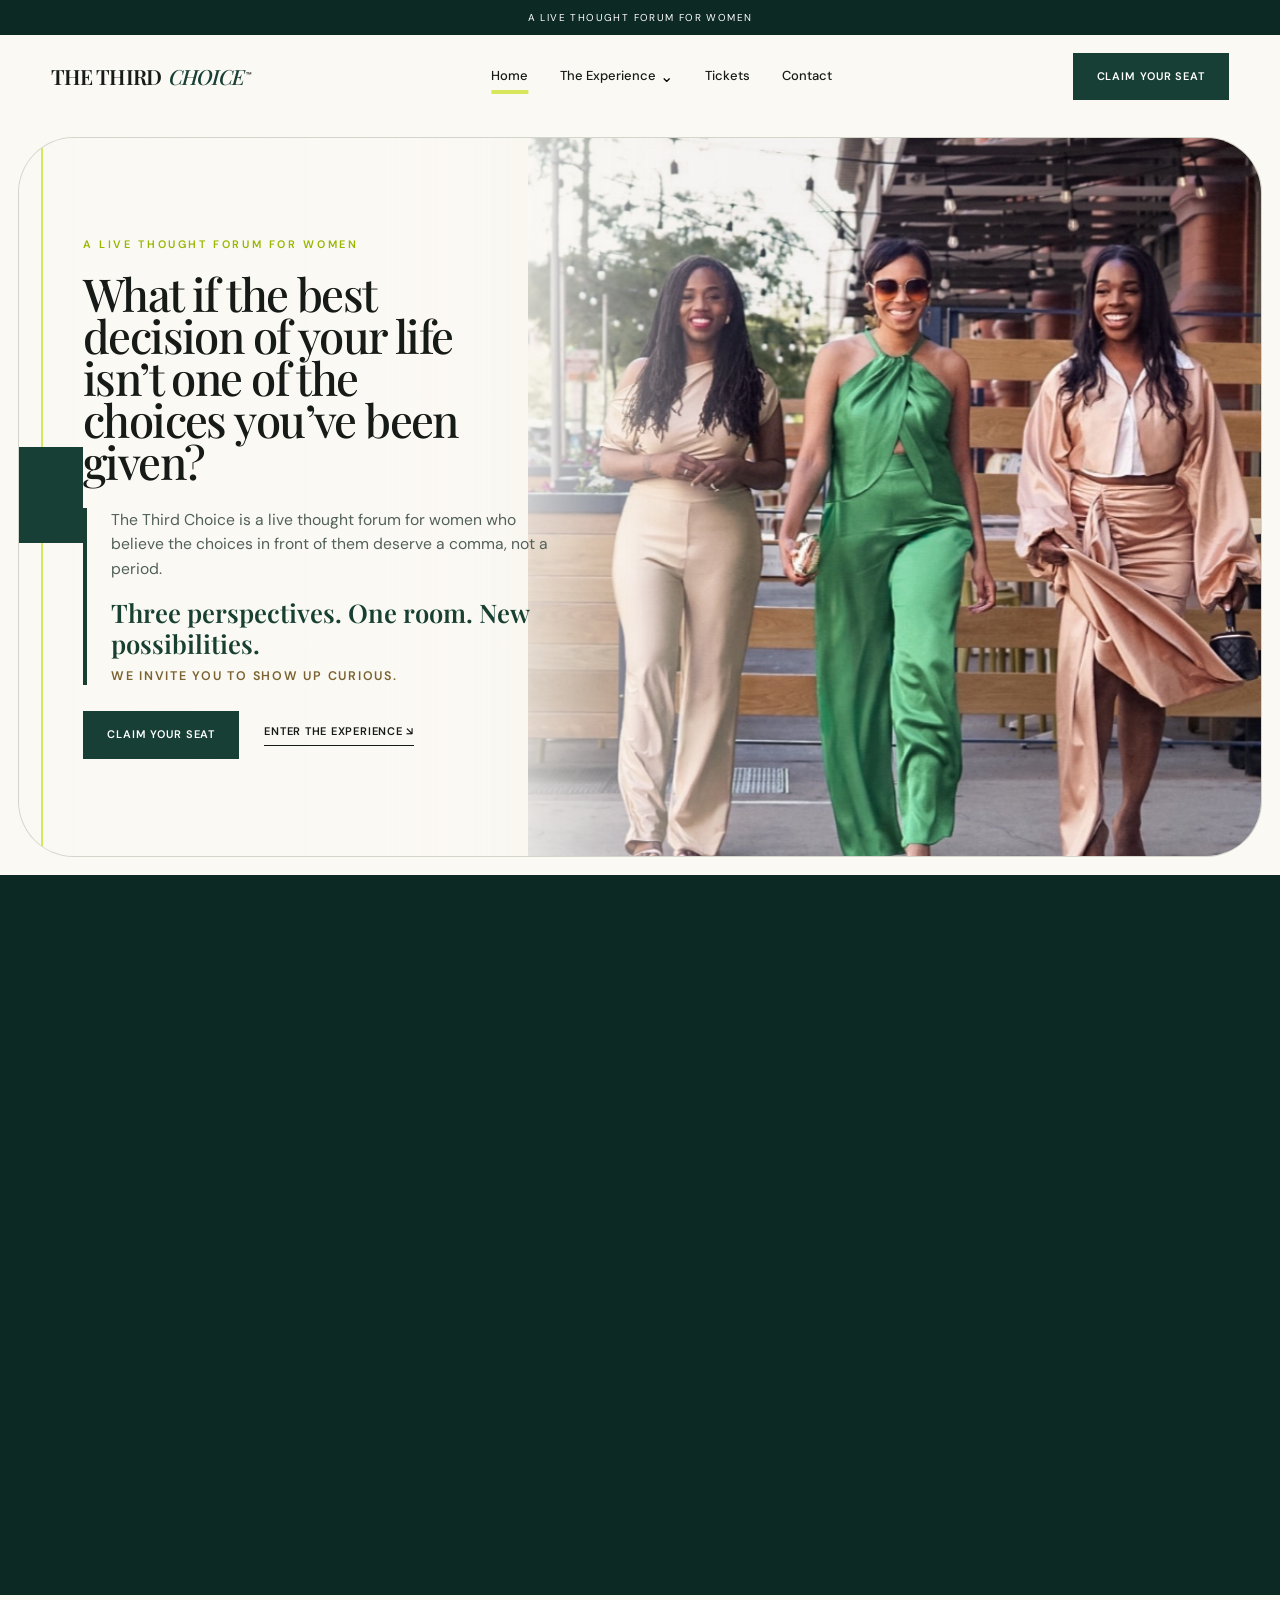
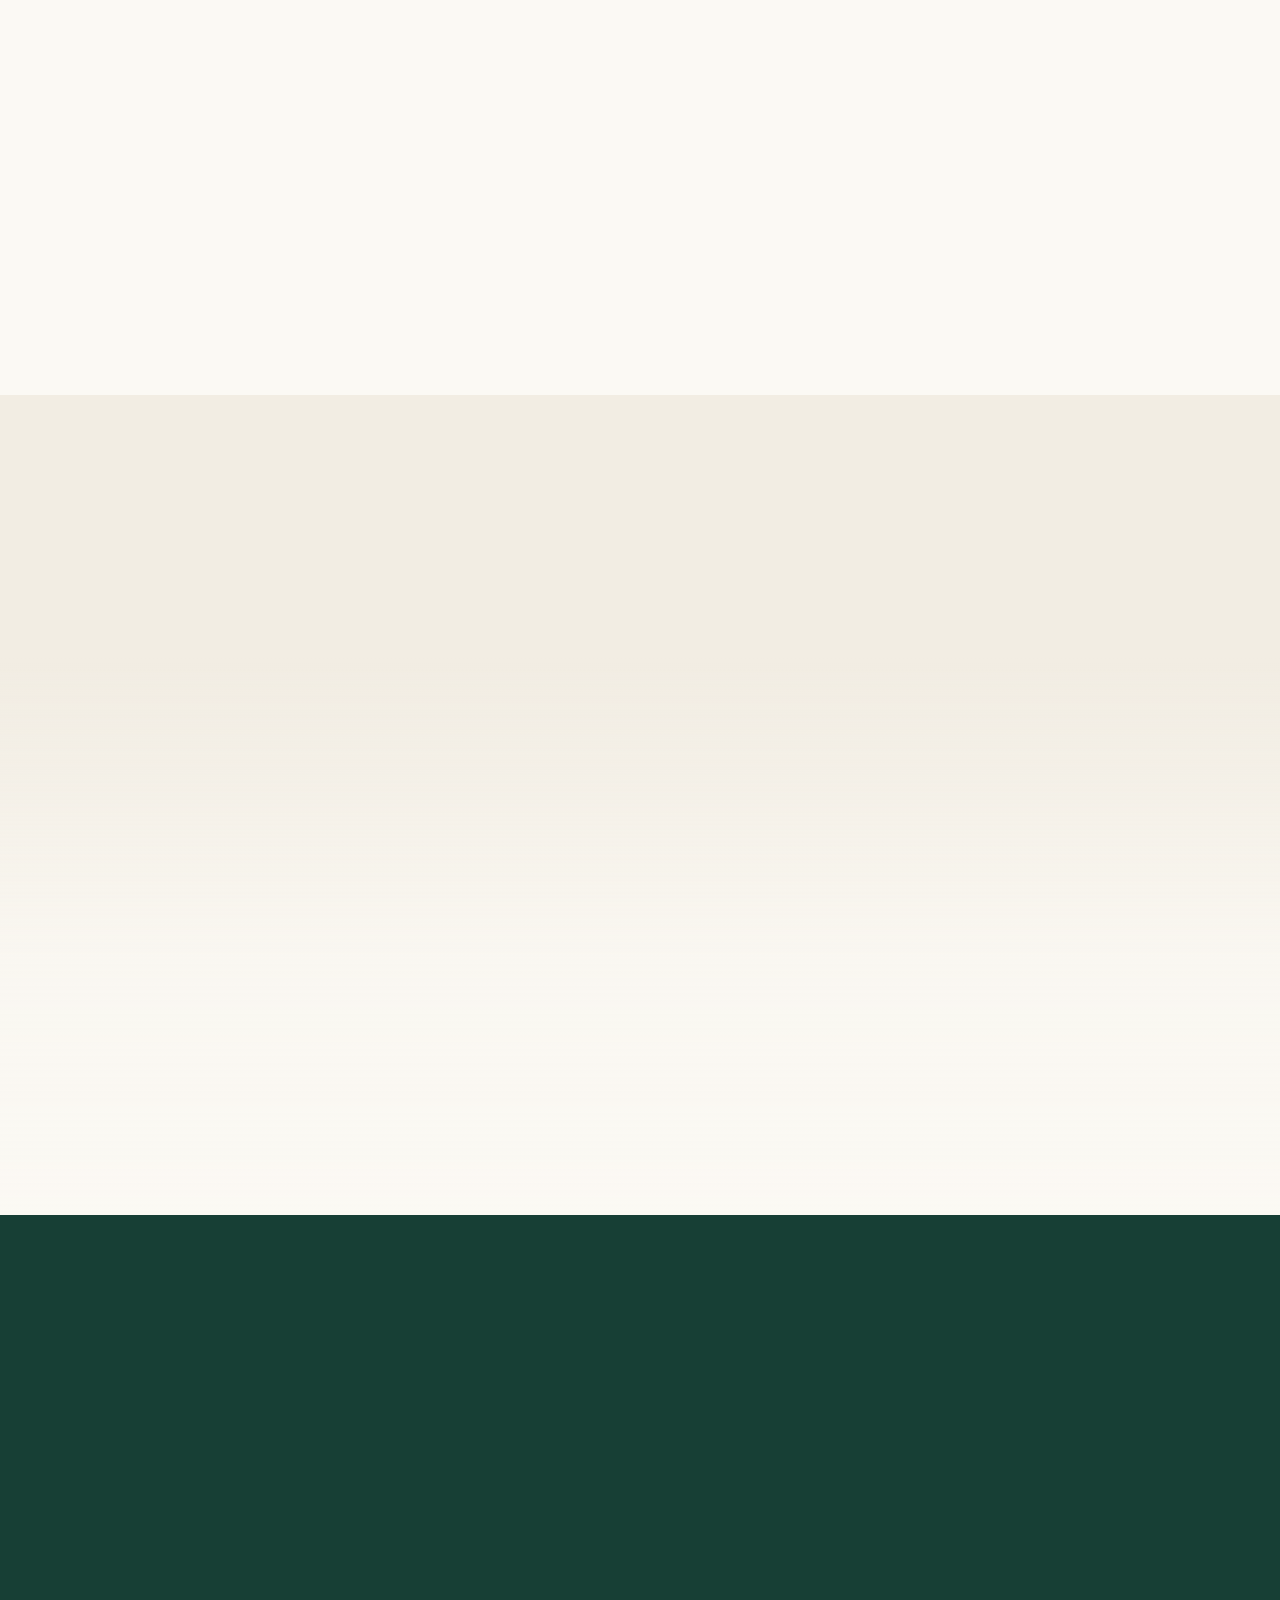
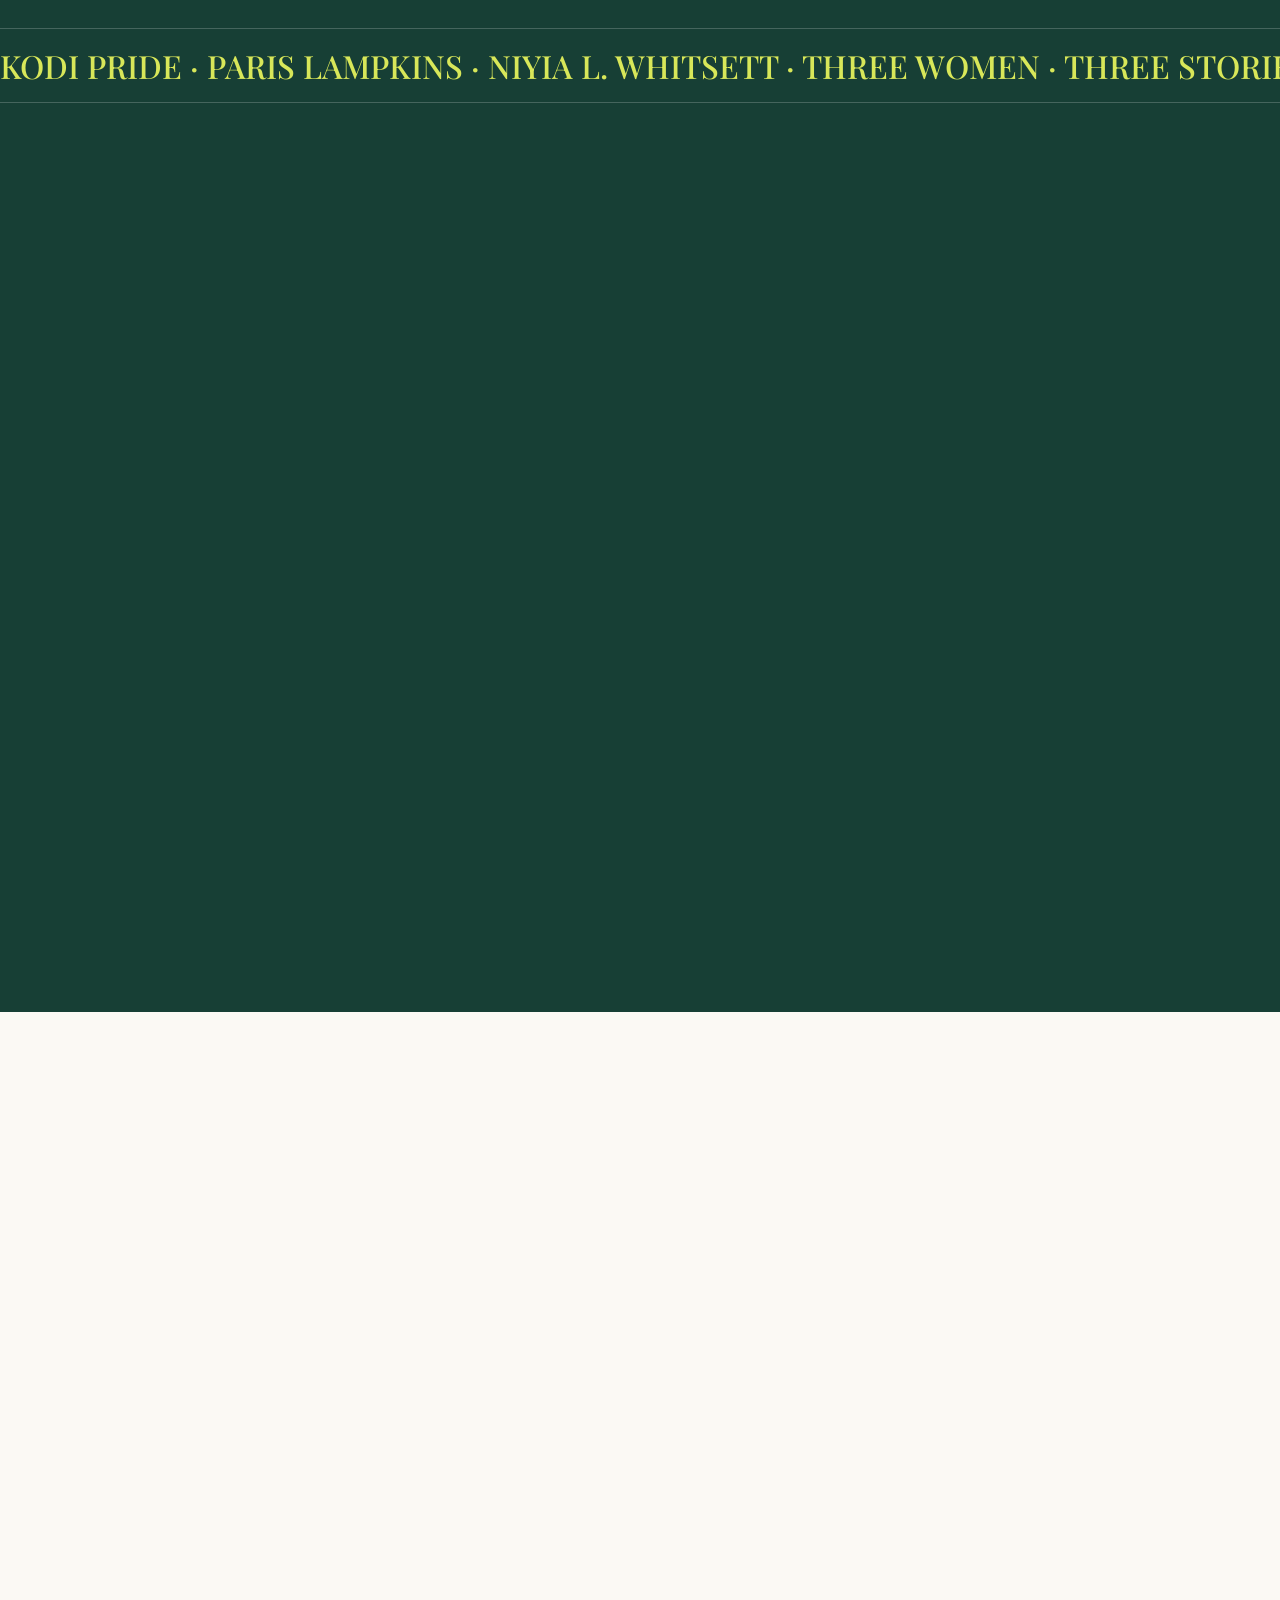
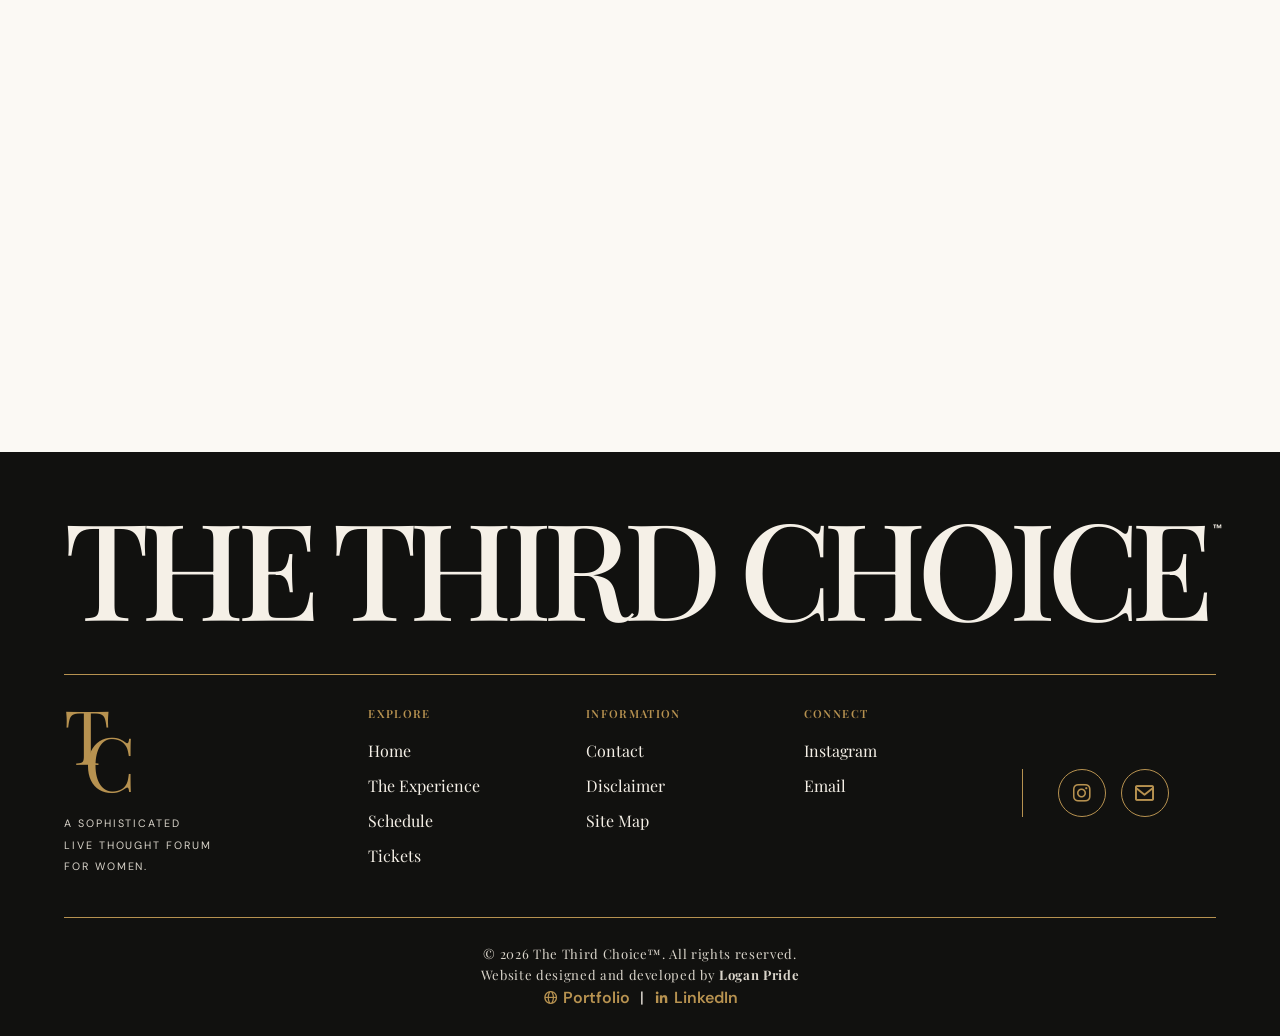
<file: index.html>
<!doctype html>
<html lang="en">

<head>
    
     <link
  rel="icon"
  type="image/jpeg"
  href="/images/icon.jpg?v=3"
>

<link
  rel="shortcut icon"
  href="/images/icon.jpg?v=3"
>
  <meta charset="UTF-8">

  <meta
    name="viewport"
    content="width=device-width, initial-scale=1"
  >

  <meta
    name="description"
    content="The Third Choice is a live thought forum for women ready to move beyond either-or thinking."
  >

  <title>The Third Choice™ | A Live Thought Forum for Women</title>

  <link rel="preconnect" href="https://fonts.googleapis.com">

  <link
    rel="preconnect"
    href="https://fonts.gstatic.com"
    crossorigin
  >

  <link
    href="https://fonts.googleapis.com/css2?family=DM+Sans:wght@400;500;600&family=Playfair+Display:ital,wght@0,500;0,600;1,500&display=swap"
    rel="stylesheet"
  >

  <link
    rel="stylesheet"
    href="https://unpkg.com/boxicons@2.1.4/css/boxicons.min.css"
  >

  <link rel="stylesheet" href="style.css">

  <style>
    /* Homepage hero copy refinement */
    .home-hero .cinematic-hero-copy {
      justify-content: center;
      gap: 0;
      padding-top: clamp(2rem, 4vh, 3.5rem);
      padding-bottom: clamp(2rem, 4vh, 3.5rem);
    }

    .home-hero .cinematic-hero-copy h1 {
      max-width: 15ch;
      margin: 0 0 clamp(1.15rem, 2vw, 1.75rem);
      font-size: clamp(2.8rem, 3.55vw, 4.35rem);
      line-height: .92;
      letter-spacing: -.035em;
    }

    .hero-introduction {
      max-width: 39rem;
      padding-left: clamp(1rem, 2vw, 1.5rem);
      border-left: 4px solid #173f32;
    }

    .hero-introduction p {
      margin: 0;
    }

    .hero-introduction .hero-introduction-lead {
      color: #52605a;
      font-size: clamp(.98rem, 1.15vw, 1.1rem);
      line-height: 1.55;
    }

    .hero-introduction .hero-introduction-statement {
      margin-top: 1rem;
      color: #173f32;
      font-family: "Playfair Display", serif;
      font-size: clamp(1.35rem, 2vw, 1.8rem);
      font-weight: 600;
      line-height: 1.2;
    }

    .hero-introduction .hero-introduction-invitation {
      margin-top: .6rem;
      color: #7a6330;
      font-size: .78rem;
      font-weight: 600;
      letter-spacing: .14em;
      line-height: 1.4;
      text-transform: uppercase;
    }

    .home-hero .cinematic-hero-copy .button-row {
      margin-top: clamp(1.25rem, 2vw, 1.75rem);
    }

    @media (max-width: 700px) {
      .home-hero .cinematic-hero-copy h1 {
        max-width: 12ch;
        font-size: clamp(2.7rem, 12vw, 4.25rem);
      }

      .hero-introduction {
        border-left-width: 3px;
      }
    }
  </style>
</head>

<body data-page="home">

<a class="skip-link" href="#main">
  Skip to content
</a>

<div class="announcement">
  <span>A live thought forum for women</span>
</div>

<header class="site-header">

  <nav class="nav-shell" aria-label="Main navigation">

    <a class="brand" href="index.html">
      THE THIRD <em>CHOICE</em><sup>™</sup>
    </a>

    <ul class="main-nav" id="main-nav">

      <li>
        <a data-nav="home" href="index.html">
          Home
        </a>
      </li>

      <li class="has-dropdown">

        <a
          data-nav="experience"
          href="experience.html"
        >
          The Experience
        </a>

        <button
          class="dropdown-toggle"
          aria-label="Open Experience menu"
          aria-expanded="false"
        >
          ⌄
        </button>

        <ul class="dropdown">

          <li>
            <a href="experience.html">Overview</a>
          </li>

          <li>
            <a href="experience.html#founders">
              Meet the Founders
            </a>
          </li>

          <li>
            <a href="schedule.html">
              Schedule &amp; Activation
            </a>
          </li>

          <li>
            <a href="experience.html#questions">
              Questions Worth Asking
            </a>
          </li>

        </ul>

      </li>

      <li>
        <a data-nav="tickets" href="tickets.html">
          Tickets
        </a>
      </li>

      <li>
        <a data-nav="contact" href="contact.html">
          Contact
        </a>
      </li>

    </ul>

    <a class="nav-cta" href="tickets.html">
      Claim Your Seat
    </a>

    <button
      class="menu-toggle"
      aria-label="Open menu"
      aria-expanded="false"
      aria-controls="main-nav"
    >
      <i class="bx bx-menu"></i>
    </button>

  </nav>

</header>

<main id="main">

  <!-- HERO SECTION -->

  <section class="home-hero cinematic-hero">

    <img
      class="cinematic-hero-image"
      src="images/founders-walking.png"
      alt="Kodi Pride, Paris Lampkins, and Niyia L. Whitsett walking together"
    >

    <div class="cinematic-hero-shade" aria-hidden="true"></div>

    <div class="hero-copy cinematic-hero-copy reveal-left">

      <h1>
       What if the best decision of your life isn’t one of the choices you’ve been given?
      </h1>

      <div class="hero-introduction">

        <p class="hero-introduction-lead">
          The Third Choice is a live thought forum for women who believe the
          choices in front of them deserve a comma, not a period.
        </p>

        <p class="hero-introduction-statement">
          Three perspectives. One room. New possibilities.
        </p>

        <p class="hero-introduction-invitation">
          We invite you to show up curious.
        </p>

      </div>

      <div class="button-row">

        <a class="btn btn-dark" href="tickets.html">
          Claim Your Seat
        </a>

        <a class="arrow-link" href="experience.html">
          Enter the experience ↘
        </a>

      </div>

    </div>

  </section>

  <!-- MAIN STATEMENT -->

  <section class="split-statement choice-statement">

    <div class="choice-statement-intro reveal-left">

      <p class="eyebrow light">
        For decades, we've been told to choose.
      </p>

      <div class="choice-statement-lines">

        <p>
          <span>Sacrifice</span>
          <em>or</em>
          <strong>success.</strong>
        </p>

        <p>
          <span>Ambition</span>
          <em>or</em>
          <strong>peace.</strong>
        </p>

        <p>
          <span>Expectation</span>
          <em>or</em>
          <strong>authenticity.</strong>
        </p>

      </div>

    </div>

    <div class="statement-aside choice-statement-finale reveal-right">

      <p>
        But what if the most powerful choice isn't between the two?
      </p>

      <h2>
        <span>Welcome to</span>
        <em>The Third Choice™</em>
      </h2>

      <a class="arrow-link light" href="experience.html">
        See what happens in the room →
      </a>

    </div>

  </section>

  <!-- THREE OUTCOMES -->

  <section class="three-outcomes">

    <article class="outcome-card reveal">

      <span>01</span>

      <h3>A Clearer Lens</h3>

      <p>
        See beyond assumptions, conditioning, and false
        trade-offs to recognize the deeper patterns shaping
        your life, leadership, and decisions.
      </p>

    </article>

    <article class="outcome-card dark reveal">

      <span>02</span>

      <h3>An Unshakeable Voice</h3>

      <p>
        Choose from conviction instead of conditioning.
        Make decisions that reflect your values, vision,
        and purpose.
      </p>

    </article>

    <article class="outcome-card reveal">

      <span>03</span>

      <h3>An Expanded Reality</h3>

      <p>
        Create a life beyond either/or through practical
        frameworks that support personal, professional,
        and financial sovereignty.
      </p>

    </article>

  </section>

<!-- CITY EXPERIENCE FEATURE -->

<section class="city-feature">

  <img
    class="city-feature-image photo-reveal"
    src="images/founders-group-city.jpg"
    alt="The three founders of The Third Choice together in the city"
  >

  <div class="city-feature-shade"></div>

  <div class="city-feature-copy reveal-left">

    <p class="eyebrow">
      Inside the experience
    </p>

    <h2>
      Not another<br>
      conference.<br>
      <em>An activation.</em>
    </h2>

    <p>
      A carefully designed sequence of stories, evidence,
      reflection, and practical frameworks changes how you
      approach leadership, relationships, health, wealth,
      and identity.
    </p>

    <a class="btn btn-outline" href="schedule.html">
      View the Schedule
    </a>

  </div>

</section>


  <!-- FOUNDERS -->

  <section class="founder-preview">

    <div class="section-heading reveal">

      <p class="eyebrow light">
        Meet the founders
      </p>

      <h2>
        The women<br>
        <em>behind the room.</em>
      </h2>

      <p>
        Click a portrait to read each founder's story.
      </p>

    </div>

    <!-- MOVING FOUNDER NAMES -->

    <div class="founder-marquee" aria-hidden="true">

      <div class="founder-marquee-track">

        <span>
          KODI PRIDE · PARIS LAMPKINS · NIYIA L. WHITSETT ·
          THREE WOMEN · THREE STORIES · ONE REALIZATION ·
        </span>

        <span>
          KODI PRIDE · PARIS LAMPKINS · NIYIA L. WHITSETT ·
          THREE WOMEN · THREE STORIES · ONE REALIZATION ·
        </span>

      </div>

    </div>

    <div class="portrait-row">

      <!-- KODI PRIDE -->

      <a class="portrait-card reveal" href="kodi.html">

        <img
          src="images/founders1.jpeg"
          alt="Kodi Pride"
        >

        <div>

          <small>
           Healthcare Practitioner · Licensed Minister · Business Development & Organizational Strategy Consultant
          </small>

          <h3>Kodi Pride</h3>

          <span>Read her story →</span>

        </div>

      </a>

      <!-- PARIS LAMPKINS -->

      <a class="portrait-card reveal" href="paris.html">

        <img
          src="images/founders2a.jpg"
          alt="Paris Lampkins"
        >

        <div>

          <small>
             Founder & Principal Consultant | Executive Coach | Leadership Development Practitioner | Organizational Consultant
          </small>

          <h3>Paris Lampkins</h3>

          <span>Read her story →</span>

        </div>

      </a>

      <!-- NIYIA L. WHITSETT -->

      <a class="portrait-card reveal" href="niyia.html">

        <img
          src="images/founders3.jpeg"
          alt="Niyia L. Whitsett"
        >

        <div>

          <small>Founder & Creator of Self-Approved Wellness Systems
Nonclinical Health Educator | Mind Your Style (Curator)
Author & Community Builder
          </small>

          <h3>Niyia L. Whitsett</h3>

          <span>Read her story →</span>

        </div>

      </a>

    </div>

  </section>

  <!-- AUDIENCE -->

  <section class="audience reveal">

    <p class="eyebrow">
      Who belongs in the room?
    </p>

    <h2>
      Builders. Decision-makers.<br>
      Women carrying what matters.
    </h2>

    <div class="audience-list">

      <span>Business leaders</span>
      <span>Community builders</span>
      <span>Founders</span>
      <span>Caregivers</span>
      <span>Strategists</span>
      <span>Women becoming</span>

    </div>

  </section>

  <!-- FINAL CALL TO ACTION -->

  <section class="final-cta reveal">

    <p>
      Not the life you settled for.<br>
      Not the life someone else imagined for you.
    </p>

    <h2>
      The life you choose <em>next.</em>
    </h2>

    <a class="btn btn-lime" href="tickets.html">
      Claim Your Seat
    </a>

  </section>

</main>
 <!-- EDITORIAL FOOTER -->

  <footer class="tc-footer">


    <!-- MAIN FOOTER -->

    <section class="tc-footer-main">

      <a
        href="index.html"
        class="tc-large-logo"
      >
        THE THIRD CHOICE<sup>™</sup>
      </a>

      <div
        class="tc-gold-line"
        aria-hidden="true"
      ></div>

      <div class="tc-footer-content">

        <!-- SMALL BRAND SYMBOL -->

        <div class="tc-brand-column">

          <a
            href="index.html"
            class="tc-symbol"
            aria-label="The Third Choice home"
          >
            <span>T</span>
            <span>C</span>
          </a>

          <p>
            A SOPHISTICATED<br>
            LIVE THOUGHT FORUM<br>
            FOR WOMEN.
          </p>

        </div>

        <!-- EXPLORE LINKS -->

        <nav
          class="tc-footer-column"
          aria-label="Explore"
        >

          <h3>
            EXPLORE
          </h3>

          <a href="index.html">
            Home
          </a>

          <a href="experience.html">
            The Experience
          </a>

          <a href="schedule.html">
            Schedule
          </a>

          <a href="tickets.html">
            Tickets
          </a>

        </nav>

        <!-- INFORMATION LINKS -->

        <nav
          class="tc-footer-column"
          aria-label="Information"
        >

          <h3>
            INFORMATION
          </h3>

          <a href="contact.html">
            Contact
          </a>

          <a href="disclaimer.html">
            Disclaimer
          </a>

          <a href="sitemap.html">
            Site Map
          </a>

        </nav>

        <!-- CONNECT LINKS -->

        <div class="tc-footer-column">

          <h3>
            CONNECT
          </h3>

          <a
            href="https://www.instagram.com/the.third.choice?igsi=MWZ2ZWYzNTJ5ODBuMg=="
            target="_blank"
            rel="noopener noreferrer"
          >
            Instagram
          </a>   
          <a href="mailto:thirdchoice.com">
            Email
          </a>

        </div>

        <!-- SOCIAL ICONS -->

        <div class="tc-social-column">

          <a
            href="https://www.instagram.com/the.third.choice?igsi=MWZ2ZWYzNTJ5ODBuMg=="
            target="_blank"
            rel="noopener noreferrer"
            aria-label="Instagram"
          >
            <i
              class="bx bxl-instagram"
              aria-hidden="true"
            ></i>
          </a>
 

          <a
            href="mailto:thirdchoicecle@gmail.com"
            aria-label="Email"
          >
            <i
              class="bx bx-envelope"
              aria-hidden="true"
            ></i>
          </a>

        </div>

      </div>

      <div
        class="tc-gold-line tc-bottom-line"
        aria-hidden="true"
      ></div>

      <div class="tc-copyright">

        <p>
          &copy; 2026 The Third Choice™. All rights reserved.
        </p>
       
  <p>
    Website designed and developed by
    <strong>Logan Pride</strong>
  </p>

  <div class="developer-links">

    <a
      href="https://c0derlp.github.io/ "
      target="_blank"
      rel="noopener noreferrer"
    >
      <i class="bx bx-globe"></i>
      Portfolio
    </a>

    <span aria-hidden="true">|</span>

    <a
      href="https://www.linkedin.com/in/logan-pride-65651523a/"
      target="_blank"
      rel="noopener noreferrer"
    >
      <i class="bx bxl-linkedin"></i>
      LinkedIn
    </a>

  </div>

      </div>

    </section>

  </footer>

<script src="script.js"></script>

</body>
</html>
</file>
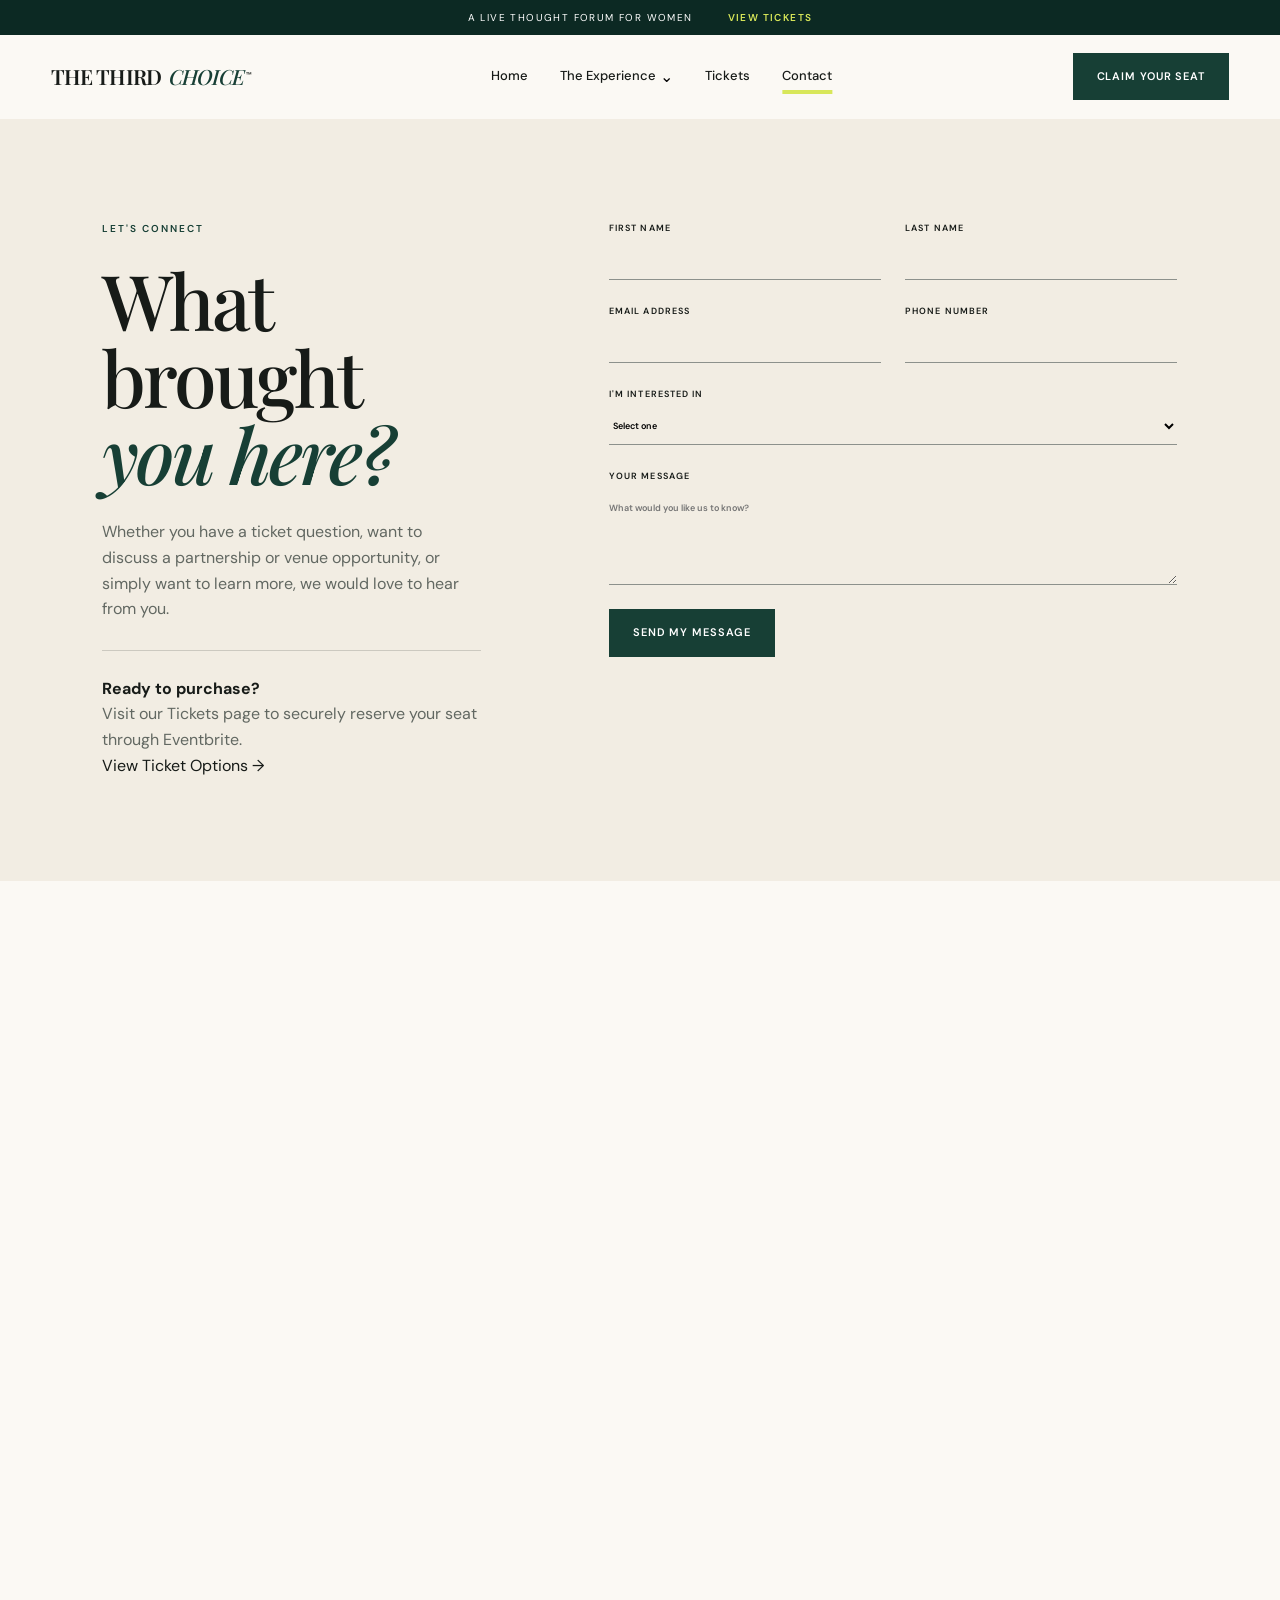
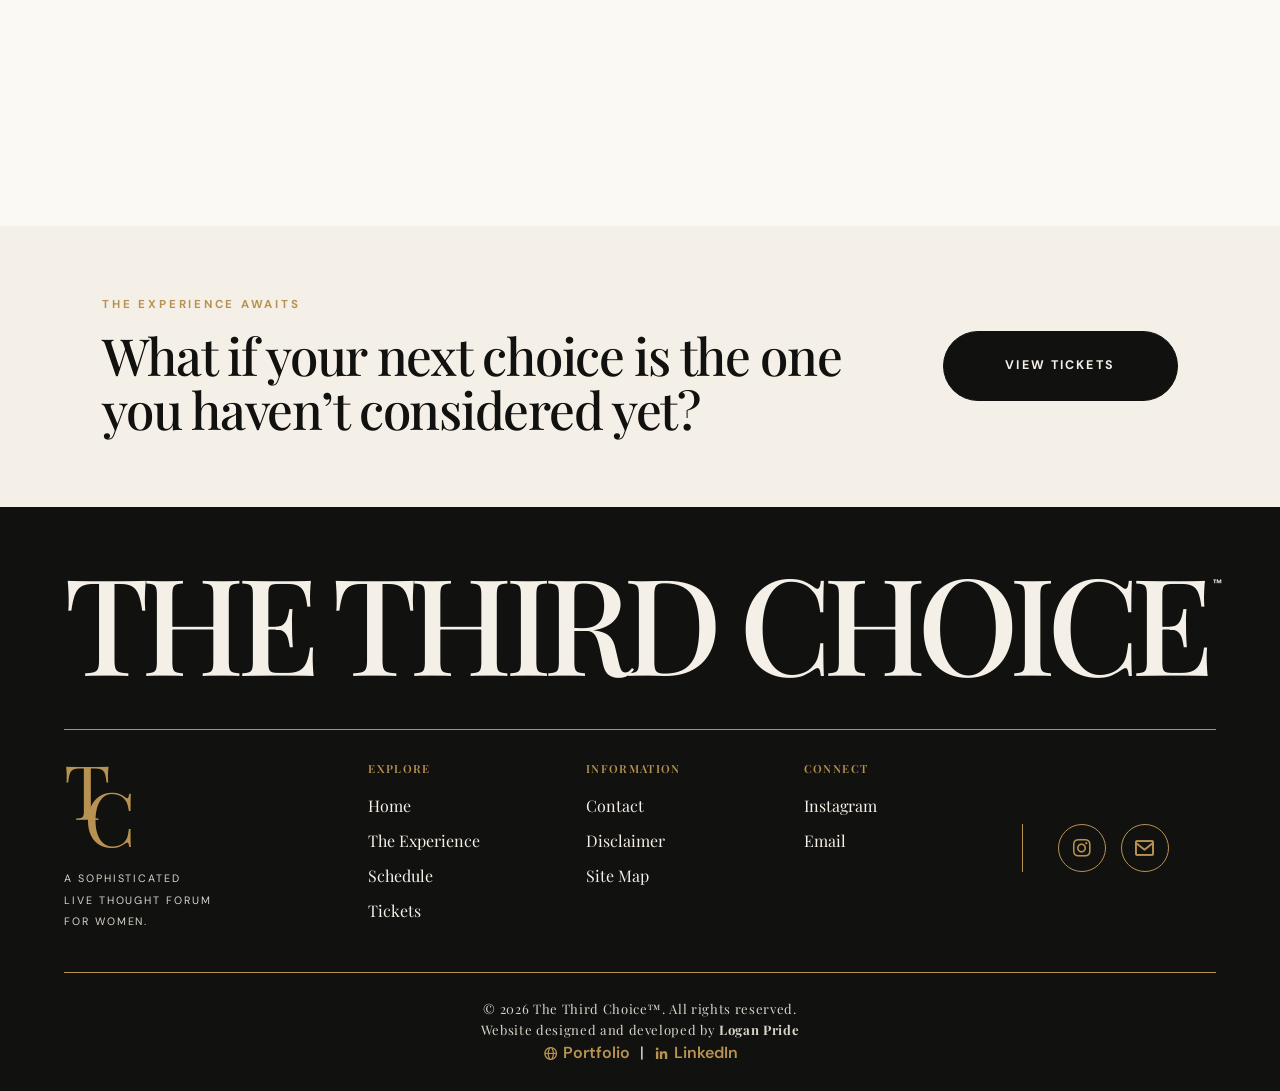
<file: contact.html>
<!DOCTYPE html>
<html lang="en">

<head>
  <meta charset="UTF-8">

  <meta
    name="viewport"
    content="width=device-width, initial-scale=1"
  >

  <meta
    name="description"
    content="Contact The Third Choice™ about partnerships, venue opportunities, ticket questions, and upcoming experiences."
  >

  <title>Contact | The Third Choice™</title>

  <link
    rel="icon"
    type="image/jpeg"
    href="images/icon.jpg?v=3"
  >

  <link
    rel="shortcut icon"
    href="images/icon.jpg?v=3"
  >

  <link
    rel="preconnect"
    href="https://fonts.googleapis.com"
  >

  <link
    rel="preconnect"
    href="https://fonts.gstatic.com"
    crossorigin
  >

  <link
    href="https://fonts.googleapis.com/css2?family=DM+Sans:wght@400;500;600;700&family=Playfair+Display:ital,wght@0,400;0,500;0,600;1,500&display=swap"
    rel="stylesheet"
  >

  <link
    rel="stylesheet"
    href="https://unpkg.com/boxicons@2.1.4/css/boxicons.min.css"
  >

  <link
    rel="stylesheet"
    href="style.css"
  >
</head>

<body data-page="contact">

  <a
    class="skip-link"
    href="#main"
  >
    Skip to content
  </a>

  <!-- ANNOUNCEMENT -->

  <div class="announcement">

    <span>
      A live thought forum for women
    </span>

    <a href="tickets.html">
      View Tickets
    </a>

  </div>

  <!-- HEADER -->

  <header class="site-header">

    <nav
      class="nav-shell"
      aria-label="Main navigation"
    >

      <a
        class="brand"
        href="index.html"
      >
        THE THIRD <em>CHOICE</em><sup>™</sup>
      </a>

      <ul
        class="main-nav"
        id="main-nav"
      >

        <li>
          <a
            data-nav="home"
            href="index.html"
          >
            Home
          </a>
        </li>

        <li class="has-dropdown">

          <a
            data-nav="experience"
            href="experience.html"
          >
            The Experience
          </a>

          <button
            class="dropdown-toggle"
            type="button"
            aria-label="Open Experience menu"
            aria-expanded="false"
          >
            ⌄
          </button>

          <ul class="dropdown">

            <li>
              <a href="experience.html">
                Overview
              </a>
            </li>

            <li>
              <a href="experience.html#founders">
                Meet the Founders
              </a>
            </li>

            <li>
              <a href="schedule.html">
                Schedule &amp; Activation
              </a>
            </li>

            <li>
              <a href="experience.html#questions">
                Questions Worth Asking
              </a>
            </li>

          </ul>

        </li>

        <li>
          <a
            data-nav="tickets"
            href="tickets.html"
          >
            Tickets
          </a>
        </li>

        <li>
          <a
            data-nav="contact"
            href="contact.html"
          >
            Contact
          </a>
        </li>

      </ul>

      <a
        class="nav-cta"
        href="tickets.html"
      >
        Claim Your Seat
      </a>

      <button
        class="menu-toggle"
        type="button"
        aria-label="Open menu"
        aria-expanded="false"
        aria-controls="main-nav"
      >
        <i
          class="bx bx-menu"
          aria-hidden="true"
        ></i>
      </button>

    </nav>

  </header>

  <main id="main">

    <!-- CONTACT INTRODUCTION AND FORM -->

    <section class="contact-page">

      <div class="contact-intro">

        <p class="eyebrow">
          Let's connect
        </p>

        <h1>
          What brought<br>
          <em>you here?</em>
        </h1>

        <p>
          Whether you have a ticket question, want to discuss
          a partnership or venue opportunity, or simply want
          to learn more, we would love to hear from you.
        </p>

        <div class="contact-note">

          <strong>
            Ready to purchase?
          </strong>

          <span>
            Visit our Tickets page to securely reserve your seat
            through Eventbrite.
          </span>

          <a href="tickets.html">
            View Ticket Options →
          </a>

        </div>

      </div>

      <!-- CONTACT FORM -->

      <form
        class="contact-form"
        id="contact-form"
        action="https://formspree.io/f/mwlervol"
        method="POST"
      >

        <input
          type="hidden"
          name="_subject"
          value="New message from The Third Choice website"
        >

        <div class="form-row">

          <label for="first-name">
            First name

            <input
              type="text"
              id="first-name"
              name="firstName"
              autocomplete="given-name"
              required
            >
          </label>

          <label for="last-name">
            Last name

            <input
              type="text"
              id="last-name"
              name="lastName"
              autocomplete="family-name"
              required
            >
          </label>

        </div>

        <div class="form-row">

          <label for="email">
            Email address

            <input
              type="email"
              id="email"
              name="email"
              autocomplete="email"
              required
            >
          </label>

          <label for="phone">
            Phone number

            <input
              type="tel"
              id="phone"
              name="phone"
              autocomplete="tel"
            >
          </label>

        </div>

        <label for="interest">
          I'm interested in

          <select
            name="interest"
            id="interest"
            required
          >

            <option value="">
              Select one
            </option>

            <option value="partner">
              Partnership Opportunity
            </option>

            <option value="venue">
              Venue or Hosting Opportunity
            </option>

            <option value="ticket-question">
              Question About Tickets
            </option>

            <option value="general">
              General Question
            </option>

            <option value="more">
              Learning More About The Third Choice
            </option>

          </select>
        </label>

        <label for="message">
          Your message

          <textarea
            id="message"
            name="message"
            rows="5"
            placeholder="What would you like us to know?"
            required
          ></textarea>
        </label>

        <button
          class="btn btn-dark"
          type="submit"
        >
          Send My Message
        </button>

        <p
          class="form-status"
          role="status"
          aria-live="polite"
        ></p>

      </form>

    </section>

    <!-- COMMUNITY PHOTO SECTION -->

    <section class="community-feature">

      <div class="community-photo-design">

        <div class="community-photo-frame">

          <img
            src="images/tickets.jpg"
            alt="The Third Choice founders connecting and sharing in community"
          >

        </div>

        <span class="community-photo-label">
          Community · Connection · Possibility
        </span>

      </div>

      <div class="community-quote">

        <p class="eyebrow light">
          The power of connection
        </p>

        <blockquote>
          “Better questions produce better decisions.
          Better decisions change lives.”
        </blockquote>

        <div
          class="community-ornament"
          aria-hidden="true"
        >
          <span></span>
          <i></i>
          <span></span>
        </div>

      </div>

    </section>

  </main>

  <!-- EDITORIAL FOOTER -->

  <footer class="tc-footer">

    <!-- TICKET INVITATION -->

    <section class="tc-footer-invitation">

      <div class="tc-invitation-copy">

        <p>
          THE EXPERIENCE AWAITS
        </p>

        <h2>
          What if your next choice is the one
          you haven’t considered yet?
        </h2>

      </div>

      <a
        href="tickets.html"
        class="tc-ticket-button"
      >
        VIEW TICKETS
      </a>

    </section>

    <!-- MAIN FOOTER -->

    <section class="tc-footer-main">

      <a
        href="index.html"
        class="tc-large-logo"
      >
        THE THIRD CHOICE<sup>™</sup>
      </a>

      <div
        class="tc-gold-line"
        aria-hidden="true"
      ></div>

      <div class="tc-footer-content">

        <!-- SMALL BRAND SYMBOL -->

        <div class="tc-brand-column">

          <a
            href="index.html"
            class="tc-symbol"
            aria-label="The Third Choice home"
          >
            <span>T</span>
            <span>C</span>
          </a>

          <p>
            A SOPHISTICATED<br>
            LIVE THOUGHT FORUM<br>
            FOR WOMEN.
          </p>

        </div>

        <!-- EXPLORE LINKS -->

        <nav
          class="tc-footer-column"
          aria-label="Explore"
        >

          <h3>
            EXPLORE
          </h3>

          <a href="index.html">
            Home
          </a>

          <a href="experience.html">
            The Experience
          </a>

          <a href="schedule.html">
            Schedule
          </a>

          <a href="tickets.html">
            Tickets
          </a>

        </nav>

        <!-- INFORMATION LINKS -->

        <nav
          class="tc-footer-column"
          aria-label="Information"
        >

          <h3>
            INFORMATION
          </h3>

          <a href="contact.html">
            Contact
          </a>

          <a href="disclaimer.html">
            Disclaimer
          </a>

          <a href="sitemap.html">
            Site Map
          </a>

        </nav>

        <!-- CONNECT LINKS -->

        <div class="tc-footer-column">

          <h3>
            CONNECT
          </h3>

          <a
            href="https://www.instagram.com/the.third.choice?igsi=MWZ2ZWYzNTJ5ODBuMg=="
            target="_blank"
            rel="noopener noreferrer"
          >
            Instagram
          </a>   
          <a href="mailto:thirdchoice.com">
            Email
          </a>

        </div>

        <!-- SOCIAL ICONS -->

        <div class="tc-social-column">

          <a
            href="https://www.instagram.com/the.third.choice?igsi=MWZ2ZWYzNTJ5ODBuMg=="
            target="_blank"
            rel="noopener noreferrer"
            aria-label="Instagram"
          >
            <i
              class="bx bxl-instagram"
              aria-hidden="true"
            ></i>
          </a>
 

          <a
            href="mailto:thirdchoice@gmail.com"
            aria-label="Email"
          >
            <i
              class="bx bx-envelope"
              aria-hidden="true"
            ></i>
          </a>

        </div>

      </div>

      <div
        class="tc-gold-line tc-bottom-line"
        aria-hidden="true"
      ></div>

      <div class="tc-copyright">

        <p>
          &copy; 2026 The Third Choice™. All rights reserved.
        </p>
      
  <p>
    Website designed and developed by
    <strong>Logan Pride</strong>
  </p>

  <div class="developer-links">

    <a
      href="https://c0derlp.github.io/ "
      target="_blank"
      rel="noopener noreferrer"
    >
      <i class="bx bx-globe"></i>
      Portfolio
    </a>

    <span aria-hidden="true">|</span>

    <a
      href="https://www.linkedin.com/in/logan-pride-65651523a/"
      target="_blank"
      rel="noopener noreferrer"
    >
      <i class="bx bxl-linkedin"></i>
      LinkedIn
    </a>

  </div>
      </div>

    </section>

  </footer>

  <script src="script.js"></script>

</body>

</html>
</file>
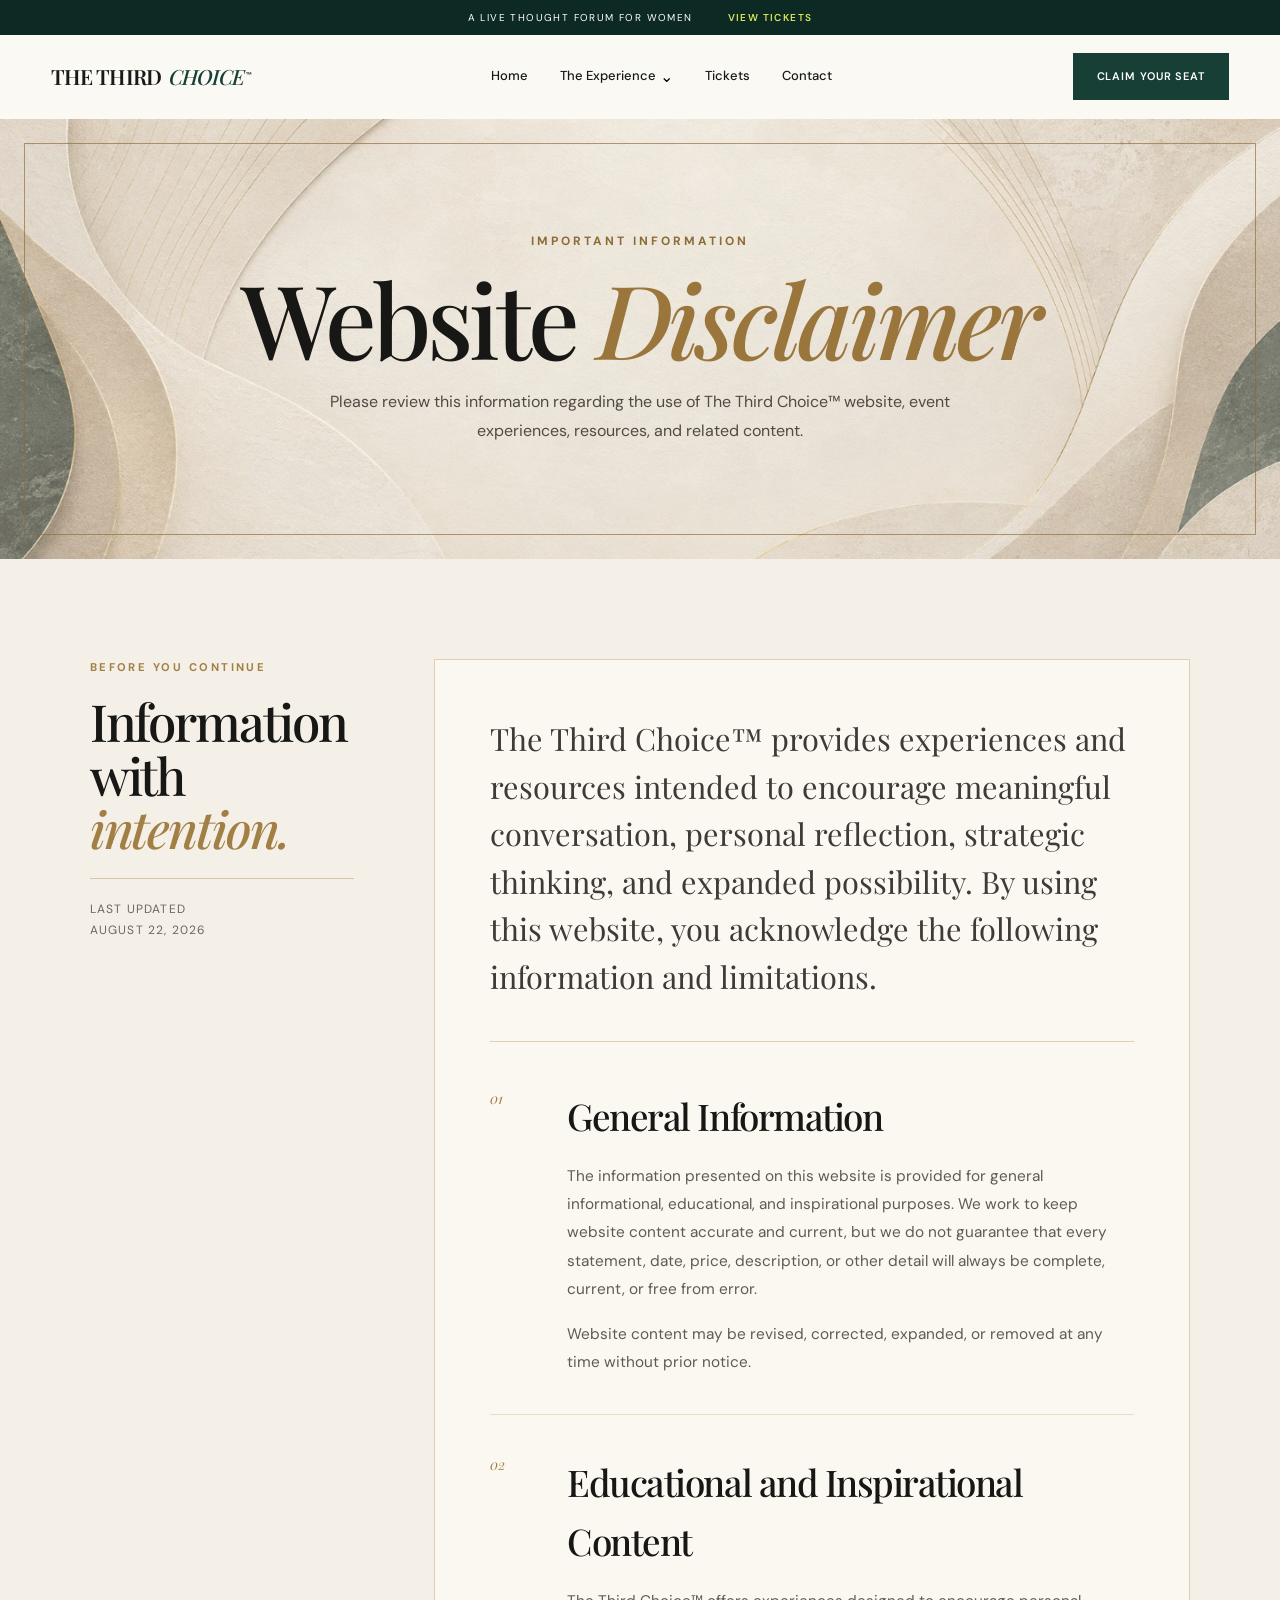
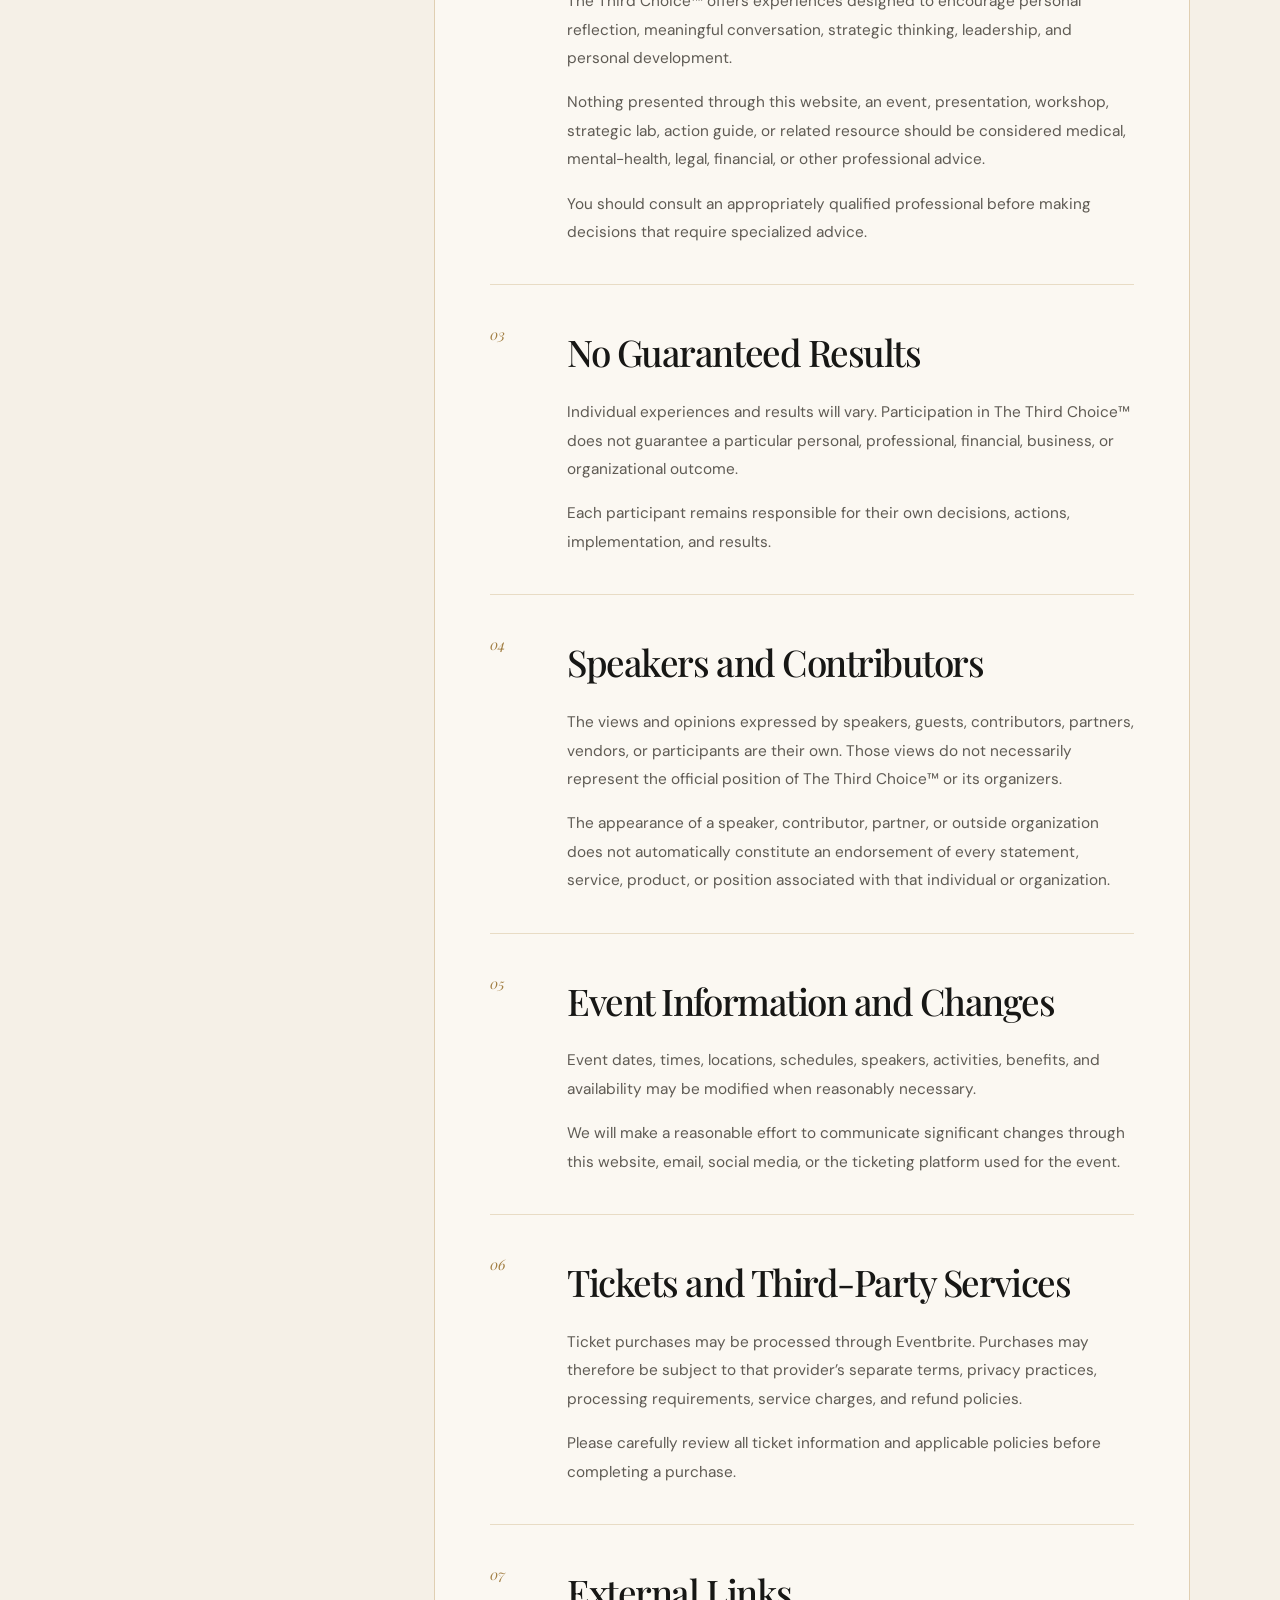
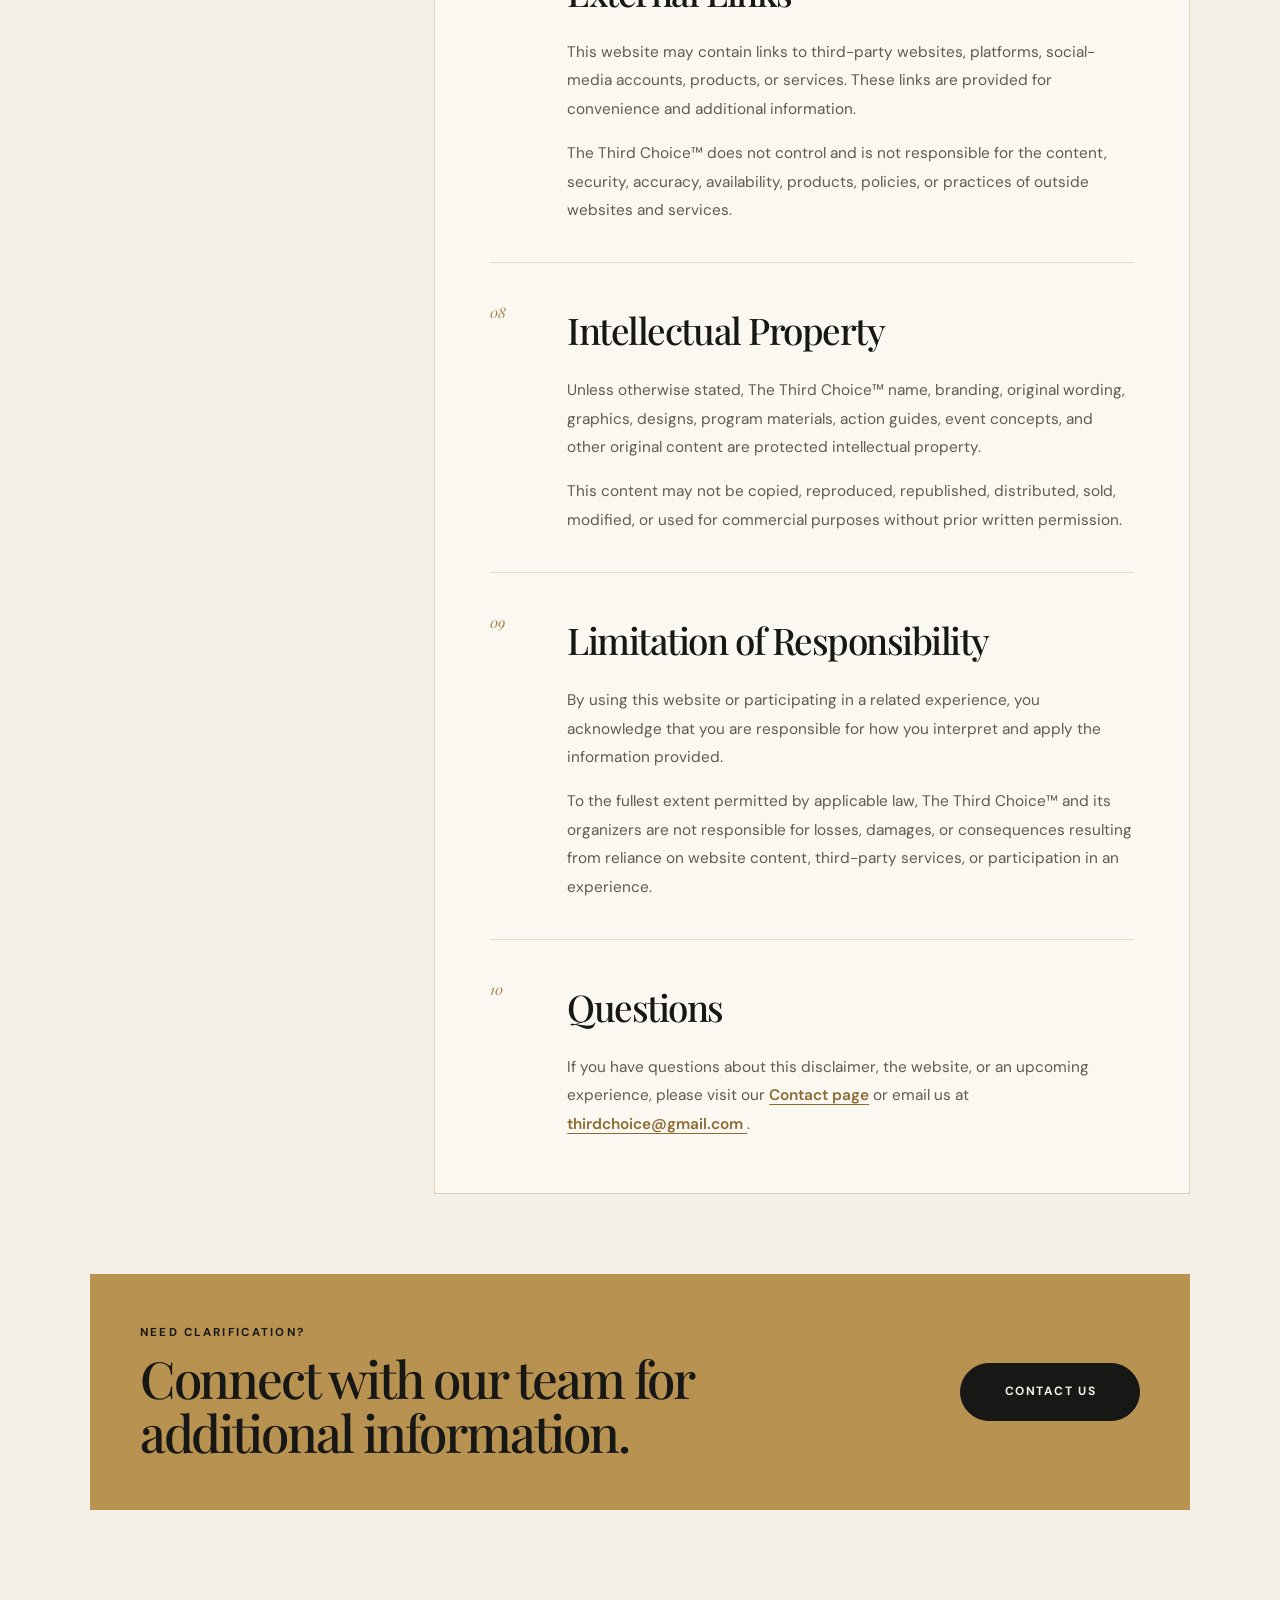
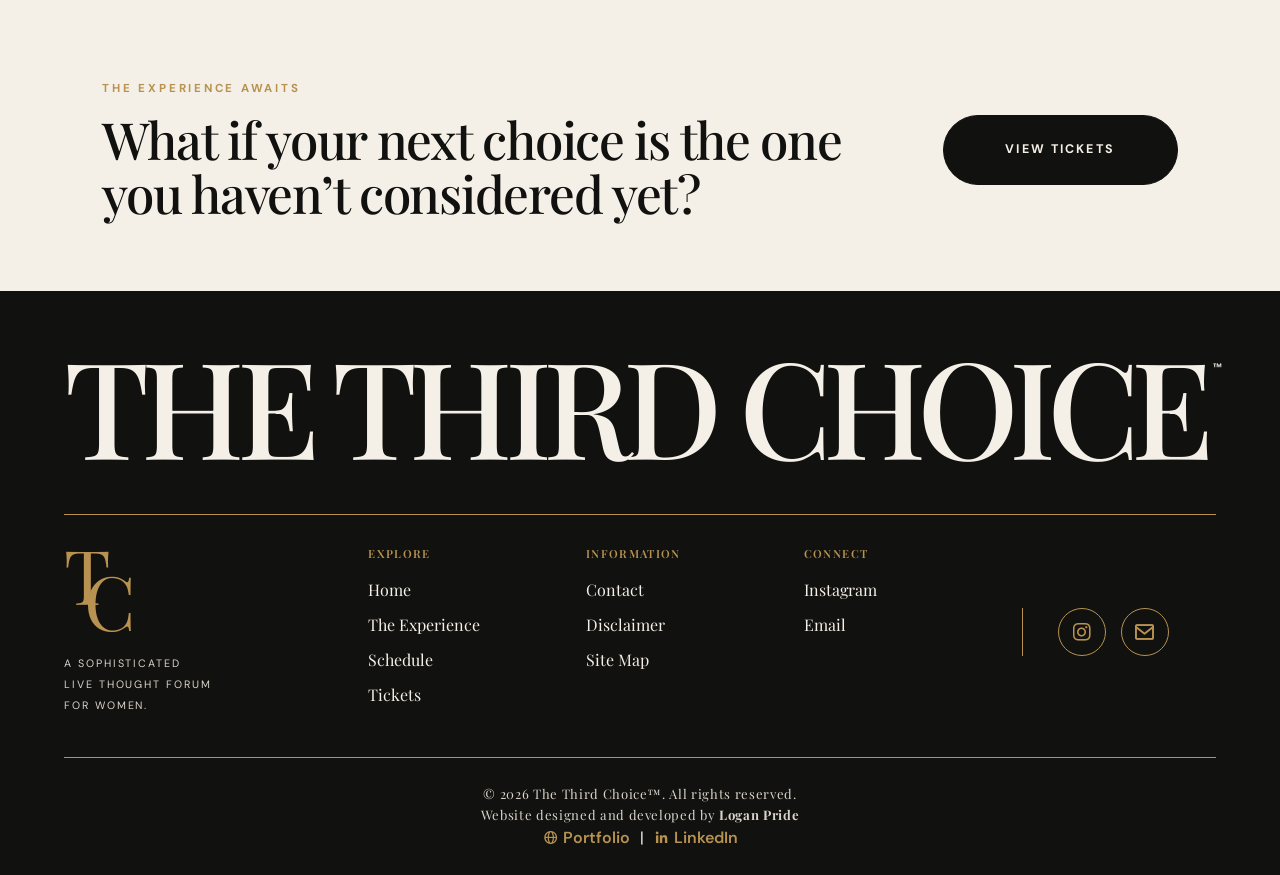
<file: disclaimer.html>
<!DOCTYPE html>
<html lang="en">

<head>
  <meta charset="UTF-8">

  <meta
    name="viewport"
    content="width=device-width, initial-scale=1"
  >

  <meta
    name="description"
    content="Review the website and event disclaimer for The Third Choice™."
  >

  <title>Disclaimer | The Third Choice™</title>

  <link
    rel="icon"
    type="image/jpeg"
    href="images/icon.jpg?v=3"
  >

  <link
    rel="shortcut icon"
    href="images/icon.jpg?v=3"
  >

  <link
    rel="preconnect"
    href="https://fonts.googleapis.com"
  >

  <link
    rel="preconnect"
    href="https://fonts.gstatic.com"
    crossorigin
  >

  <link
    href="https://fonts.googleapis.com/css2?family=DM+Sans:wght@400;500;600;700&family=Playfair+Display:ital,wght@0,400;0,500;0,600;1,500&display=swap"
    rel="stylesheet"
  >

  <link
    rel="stylesheet"
    href="https://unpkg.com/boxicons@2.1.4/css/boxicons.min.css"
  >

  <link
    rel="stylesheet"
    href="style.css"
  >

  <!-- DISCLAIMER PAGE STYLING -->

  <style>
    .disclaimer-hero {
      position: relative;
      display: grid;
      min-height: 440px;
      place-items: center;
      overflow: hidden;
      padding: 90px 30px;
      background:
        linear-gradient(
          rgba(245, 240, 231, 0.18),
          rgba(245, 240, 231, 0.30)
        ),
        url("images/sitemap-neautral.jpg") center / cover no-repeat;
      color: #171715;
      text-align: center;
    }

    .disclaimer-hero::before {
      content: "";
      position: absolute;
      inset: 24px;
      border: 1px solid rgba(140, 107, 53, 0.65);
      pointer-events: none;
    }

    .disclaimer-hero-content {
      position: relative;
      z-index: 1;
      width: min(800px, 100%);
    }

    .disclaimer-hero .eyebrow {
      margin: 0 0 18px;
      color: #8c6b35;
      font-size: 0.75rem;
      font-weight: 700;
      letter-spacing: 0.25em;
      text-transform: uppercase;
    }

    .disclaimer-hero h1 {
      margin: 0 0 22px;
      font-family: "Playfair Display", serif;
      font-size: clamp(3.5rem, 8vw, 7rem);
      font-weight: 500;
      line-height: 0.95;
    }

    .disclaimer-hero h1 em {
      color: #9a763c;
      font-weight: 500;
    }

    .disclaimer-hero-content > p:last-child {
      max-width: 650px;
      margin: 0 auto;
      color: #4f4a43;
      font-size: 1rem;
      line-height: 1.8;
    }

    .disclaimer-page {
      padding: 100px clamp(24px, 7vw, 120px);
      background: #f5f0e7;
      color: #171715;
    }

    .disclaimer-layout {
      display: grid;
      grid-template-columns: minmax(220px, 0.35fr) minmax(0, 1fr);
      gap: 80px;
      max-width: 1200px;
      margin: 0 auto;
    }

    .disclaimer-sidebar {
      align-self: start;
      position: sticky;
      top: 130px;
    }

    .disclaimer-sidebar .eyebrow {
      margin: 0 0 18px;
      color: #a27f44;
      font-size: 0.7rem;
      font-weight: 700;
      letter-spacing: 0.22em;
      text-transform: uppercase;
    }

    .disclaimer-sidebar h2 {
      margin: 0 0 22px;
      font-family: "Playfair Display", serif;
      font-size: clamp(2.2rem, 4vw, 3.7rem);
      font-weight: 500;
      line-height: 1.05;
    }

    .disclaimer-sidebar h2 em {
      color: #a27f44;
      font-weight: 500;
    }

    .disclaimer-updated {
      margin: 0;
      padding-top: 20px;
      border-top: 1px solid rgba(183, 146, 80, 0.45);
      color: #6b665e;
      font-size: 0.75rem;
      line-height: 1.7;
      text-transform: uppercase;
      letter-spacing: 0.1em;
    }

    .disclaimer-content {
      padding: 55px;
      border: 1px solid rgba(183, 146, 80, 0.4);
      background: #fbf8f2;
    }

    .disclaimer-introduction {
      margin: 0 0 45px;
      padding-bottom: 40px;
      border-bottom: 1px solid rgba(183, 146, 80, 0.4);
      color: #3e3b36;
      font-family: "Playfair Display", serif;
      font-size: clamp(1.35rem, 2.4vw, 2rem);
      line-height: 1.55;
    }

    .disclaimer-section {
      display: grid;
      grid-template-columns: 52px minmax(0, 1fr);
      gap: 25px;
      padding: 38px 0;
      border-bottom: 1px solid rgba(183, 146, 80, 0.28);
    }

    .disclaimer-section:first-of-type {
      padding-top: 0;
    }

    .disclaimer-section:last-of-type {
      padding-bottom: 0;
      border-bottom: 0;
    }

    .disclaimer-number {
      color: #a27f44;
      font-family: "Playfair Display", serif;
      font-size: 0.9rem;
      font-style: italic;
    }

    .disclaimer-section h2 {
      margin: 0 0 16px;
      font-family: "Playfair Display", serif;
      font-size: clamp(1.6rem, 3vw, 2.3rem);
      font-weight: 500;
    }

    .disclaimer-section p {
      margin: 0 0 16px;
      color: #5f5b54;
      font-size: 0.96rem;
      line-height: 1.85;
    }

    .disclaimer-section p:last-child {
      margin-bottom: 0;
    }

    .disclaimer-section a {
      color: #8c6b35;
      font-weight: 600;
      text-decoration: underline;
      text-decoration-thickness: 1px;
      text-underline-offset: 4px;
    }

    .disclaimer-section a:hover {
      color: #171715;
    }

    .disclaimer-contact {
      display: grid;
      grid-template-columns: minmax(0, 1fr) auto;
      align-items: center;
      gap: 45px;
      max-width: 1200px;
      margin: 80px auto 0;
      padding: 50px;
      background: #b79250;
      color: #171715;
    }

    .disclaimer-contact p {
      margin: 0 0 10px;
      font-size: 0.72rem;
      font-weight: 700;
      letter-spacing: 0.2em;
      text-transform: uppercase;
    }

    .disclaimer-contact h2 {
      max-width: 720px;
      margin: 0;
      font-family: "Playfair Display", serif;
      font-size: clamp(2rem, 4vw, 3.4rem);
      font-weight: 500;
      line-height: 1.05;
    }

    .disclaimer-contact-button {
      display: inline-flex;
      min-width: 180px;
      min-height: 58px;
      justify-content: center;
      align-items: center;
      padding: 15px 28px;
      border: 1px solid #171715;
      border-radius: 999px;
      background: #171715;
      color: #f5f0e7;
      font-size: 0.75rem;
      font-weight: 700;
      letter-spacing: 0.13em;
      text-decoration: none;
      text-transform: uppercase;
      transition:
        background 0.3s ease,
        color 0.3s ease,
        transform 0.3s ease;
    }

    .disclaimer-contact-button:hover {
      background: transparent;
      color: #171715;
      transform: translateY(-3px);
    }

    @media (max-width: 900px) {
      .disclaimer-layout {
        grid-template-columns: 1fr;
        gap: 45px;
      }

      .disclaimer-sidebar {
        position: static;
      }

      .disclaimer-contact {
        grid-template-columns: 1fr;
      }

      .disclaimer-contact-button {
        width: fit-content;
      }
    }

    @media (max-width: 620px) {
      .disclaimer-hero {
        min-height: 360px;
        padding: 70px 24px;
      }

      .disclaimer-hero::before {
        inset: 14px;
      }

      .disclaimer-page {
        padding: 70px 24px;
      }

      .disclaimer-content {
        padding: 35px 24px;
      }

      .disclaimer-section {
        grid-template-columns: 1fr;
        gap: 12px;
      }

      .disclaimer-contact {
        margin-top: 55px;
        padding: 38px 26px;
      }

      .disclaimer-contact-button {
        width: 100%;
      }
    }
  </style>
</head>

<body data-page="disclaimer">

  <a
    class="skip-link"
    href="#main"
  >
    Skip to content
  </a>

  <!-- ANNOUNCEMENT -->

  <div class="announcement">

    <span>
      A live thought forum for women
    </span>

    <a href="tickets.html">
      View Tickets
    </a>

  </div>

  <!-- HEADER -->

  <header class="site-header">

    <nav
      class="nav-shell"
      aria-label="Main navigation"
    >

      <a
        class="brand"
        href="index.html"
      >
        THE THIRD <em>CHOICE</em><sup>™</sup>
      </a>

      <ul
        class="main-nav"
        id="main-nav"
      >

        <li>
          <a
            data-nav="home"
            href="index.html"
          >
            Home
          </a>
        </li>

        <li class="has-dropdown">

          <a
            data-nav="experience"
            href="experience.html"
          >
            The Experience
          </a>

          <button
            class="dropdown-toggle"
            type="button"
            aria-label="Open Experience menu"
            aria-expanded="false"
          >
            ⌄
          </button>

          <ul class="dropdown">

            <li>
              <a href="experience.html">
                Overview
              </a>
            </li>

            <li>
              <a href="experience.html#founders">
                Meet the Founders
              </a>
            </li>

            <li>
              <a href="schedule.html">
                Schedule &amp; Activation
              </a>
            </li>

            <li>
              <a href="experience.html#questions">
                Questions Worth Asking
              </a>
            </li>

          </ul>

        </li>

        <li>
          <a
            data-nav="tickets"
            href="tickets.html"
          >
            Tickets
          </a>
        </li>

        <li>
          <a
            data-nav="contact"
            href="contact.html"
          >
            Contact
          </a>
        </li>

      </ul>

      <a
        class="nav-cta"
        href="tickets.html"
      >
        Claim Your Seat
      </a>

      <button
        class="menu-toggle"
        type="button"
        aria-label="Open menu"
        aria-expanded="false"
        aria-controls="main-nav"
      >
        <i
          class="bx bx-menu"
          aria-hidden="true"
        ></i>
      </button>

    </nav>

  </header>

  <main id="main">

    <!-- DISCLAIMER HERO -->

    <section class="disclaimer-hero">

      <div class="disclaimer-hero-content">

        <p class="eyebrow">
          Important information
        </p>

        <h1>
          Website <em>Disclaimer</em>
        </h1>

        <p>
          Please review this information regarding the use of
          The Third Choice™ website, event experiences, resources,
          and related content.
        </p>

      </div>

    </section>

    <!-- DISCLAIMER CONTENT -->

    <section class="disclaimer-page">

      <div class="disclaimer-layout">

        <aside class="disclaimer-sidebar">

          <p class="eyebrow">
            Before you continue
          </p>

          <h2>
            Information with<br>
            <em>intention.</em>
          </h2>

          <p class="disclaimer-updated">
            Last updated<br>
            August 22, 2026
          </p>

        </aside>

        <div class="disclaimer-content">

          <p class="disclaimer-introduction">
            The Third Choice™ provides experiences and resources
            intended to encourage meaningful conversation, personal
            reflection, strategic thinking, and expanded possibility.
            By using this website, you acknowledge the following
            information and limitations.
          </p>

          <!-- GENERAL INFORMATION -->

          <article class="disclaimer-section">

            <span class="disclaimer-number">
              01
            </span>

            <div>

              <h2>
                General Information
              </h2>

              <p>
                The information presented on this website is provided
                for general informational, educational, and
                inspirational purposes. We work to keep website content
                accurate and current, but we do not guarantee that every
                statement, date, price, description, or other detail will
                always be complete, current, or free from error.
              </p>

              <p>
                Website content may be revised, corrected, expanded, or
                removed at any time without prior notice.
              </p>

            </div>

          </article>

          <!-- PROFESSIONAL ADVICE -->

          <article class="disclaimer-section">

            <span class="disclaimer-number">
              02
            </span>

            <div>

              <h2>
                Educational and Inspirational Content
              </h2>

              <p>
                The Third Choice™ offers experiences designed to
                encourage personal reflection, meaningful conversation,
                strategic thinking, leadership, and personal development.
              </p>

              <p>
                Nothing presented through this website, an event,
                presentation, workshop, strategic lab, action guide, or
                related resource should be considered medical,
                mental-health, legal, financial, or other professional
                advice.
              </p>

              <p>
                You should consult an appropriately qualified
                professional before making decisions that require
                specialized advice.
              </p>

            </div>

          </article>

          <!-- RESULTS -->

          <article class="disclaimer-section">

            <span class="disclaimer-number">
              03
            </span>

            <div>

              <h2>
                No Guaranteed Results
              </h2>

              <p>
                Individual experiences and results will vary.
                Participation in The Third Choice™ does not guarantee a
                particular personal, professional, financial, business,
                or organizational outcome.
              </p>

              <p>
                Each participant remains responsible for their own
                decisions, actions, implementation, and results.
              </p>

            </div>

          </article>

          <!-- SPEAKERS -->

          <article class="disclaimer-section">

            <span class="disclaimer-number">
              04
            </span>

            <div>

              <h2>
                Speakers and Contributors
              </h2>

              <p>
                The views and opinions expressed by speakers, guests,
                contributors, partners, vendors, or participants are
                their own. Those views do not necessarily represent the
                official position of The Third Choice™ or its organizers.
              </p>

              <p>
                The appearance of a speaker, contributor, partner, or
                outside organization does not automatically constitute
                an endorsement of every statement, service, product, or
                position associated with that individual or organization.
              </p>

            </div>

          </article>

          <!-- EVENT INFORMATION -->

          <article class="disclaimer-section">

            <span class="disclaimer-number">
              05
            </span>

            <div>

              <h2>
                Event Information and Changes
              </h2>

              <p>
                Event dates, times, locations, schedules, speakers,
                activities, benefits, and availability may be modified
                when reasonably necessary.
              </p>

              <p>
                We will make a reasonable effort to communicate
                significant changes through this website, email, social
                media, or the ticketing platform used for the event.
              </p>

            </div>

          </article>

          <!-- TICKETS -->

          <article class="disclaimer-section">

            <span class="disclaimer-number">
              06
            </span>

            <div>

              <h2>
                Tickets and Third-Party Services
              </h2>

              <p>
                Ticket purchases may be processed through Eventbrite. Purchases may therefore be
                subject to that provider’s separate terms, privacy
                practices, processing requirements, service charges, and
                refund policies.
              </p>

              <p>
                Please carefully review all ticket information and
                applicable policies before completing a purchase.
              </p>

            </div>

          </article>

          <!-- EXTERNAL LINKS -->

          <article class="disclaimer-section">

            <span class="disclaimer-number">
              07
            </span>

            <div>

              <h2>
                External Links
              </h2>

              <p>
                This website may contain links to third-party websites,
                platforms, social-media accounts, products, or services.
                These links are provided for convenience and additional
                information.
              </p>

              <p>
                The Third Choice™ does not control and is not responsible
                for the content, security, accuracy, availability,
                products, policies, or practices of outside websites and
                services.
              </p>

            </div>

          </article>

          <!-- INTELLECTUAL PROPERTY -->

          <article class="disclaimer-section">

            <span class="disclaimer-number">
              08
            </span>

            <div>

              <h2>
                Intellectual Property
              </h2>

              <p>
                Unless otherwise stated, The Third Choice™ name,
                branding, original wording, graphics, designs, program
                materials, action guides, event concepts, and other
                original content are protected intellectual property.
              </p>

              <p>
                This content may not be copied, reproduced, republished,
                distributed, sold, modified, or used for commercial
                purposes without prior written permission.
              </p>

            </div>

          </article>

          <!-- RESPONSIBILITY -->

          <article class="disclaimer-section">

            <span class="disclaimer-number">
              09
            </span>

            <div>

              <h2>
                Limitation of Responsibility
              </h2>

              <p>
                By using this website or participating in a related
                experience, you acknowledge that you are responsible for
                how you interpret and apply the information provided.
              </p>

              <p>
                To the fullest extent permitted by applicable law,
                The Third Choice™ and its organizers are not responsible
                for losses, damages, or consequences resulting from
                reliance on website content, third-party services, or
                participation in an experience.
              </p>

            </div>

          </article>

          <!-- QUESTIONS -->

          <article class="disclaimer-section">

            <span class="disclaimer-number">
              10
            </span>

            <div>

              <h2>
                Questions
              </h2>

              <p>
                If you have questions about this disclaimer, the website,
                or an upcoming experience, please visit our
                <a href="contact.html">Contact page</a> or email us at
                <a href="mailto:thirdchoice@gmail.com">
                  thirdchoice@gmail.com
                </a>.
              </p>

            </div>

          </article>

        </div>

      </div>

      <!-- CONTACT INVITATION -->

      <div class="disclaimer-contact">

        <div>

          <p>
            Need clarification?
          </p>

          <h2>
            Connect with our team for additional information.
          </h2>

        </div>

        <a
          class="disclaimer-contact-button"
          href="contact.html"
        >
          Contact Us
        </a>

      </div>

    </section>

  </main>

  <!-- EDITORIAL FOOTER -->

  <footer class="tc-footer">

    <!-- TICKET INVITATION -->

    <section class="tc-footer-invitation">

      <div class="tc-invitation-copy">

        <p>
          THE EXPERIENCE AWAITS
        </p>

        <h2>
          What if your next choice is the one
          you haven’t considered yet?
        </h2>

      </div>

      <a
        href="tickets.html"
        class="tc-ticket-button"
      >
        VIEW TICKETS
      </a>

    </section>

    <!-- MAIN FOOTER -->

    <section class="tc-footer-main">

      <a
        href="index.html"
        class="tc-large-logo"
      >
        THE THIRD CHOICE<sup>™</sup>
      </a>

      <div
        class="tc-gold-line"
        aria-hidden="true"
      ></div>

      <div class="tc-footer-content">

        <!-- SMALL BRAND SYMBOL -->

        <div class="tc-brand-column">

          <a
            href="index.html"
            class="tc-symbol"
            aria-label="The Third Choice home"
          >
            <span>T</span>
            <span>C</span>
          </a>

          <p>
            A SOPHISTICATED<br>
            LIVE THOUGHT FORUM<br>
            FOR WOMEN.
          </p>

        </div>

        <!-- EXPLORE LINKS -->

        <nav
          class="tc-footer-column"
          aria-label="Explore"
        >

          <h3>
            EXPLORE
          </h3>

          <a href="index.html">
            Home
          </a>

          <a href="experience.html">
            The Experience
          </a>

          <a href="schedule.html">
            Schedule
          </a>

          <a href="tickets.html">
            Tickets
          </a>

        </nav>

        <!-- INFORMATION LINKS -->

        <nav
          class="tc-footer-column"
          aria-label="Information"
        >

          <h3>
            INFORMATION
          </h3>

          <a href="contact.html">
            Contact
          </a>

          <a href="disclaimer.html">
            Disclaimer
          </a>

          <a href="sitemap.html">
            Site Map
          </a>

        </nav>

        <!-- CONNECT LINKS -->

        <div class="tc-footer-column">

          <h3>
            CONNECT
          </h3>

          <a
            href="https://www.instagram.com/the.third.choice?igsi=MWZ2ZWYzNTJ5ODBuMg=="
            target="_blank"
            rel="noopener noreferrer"
          >
            Instagram
          </a>

          <a href="mailto:thirdchoice@gmail.com">
            Email
          </a>

        </div>

        <!-- SOCIAL ICONS -->

        <div class="tc-social-column">

          <a
            href="https://www.instagram.com/the.third.choice?igsi=MWZ2ZWYzNTJ5ODBuMg=="
            target="_blank"
            rel="noopener noreferrer"
            aria-label="Instagram"
          >
            <i
              class="bx bxl-instagram"
              aria-hidden="true"
            ></i>
          </a>

          <a
            href="mailto:thirdchoice@gmail.com"
            aria-label="Email"
          >
            <i
              class="bx bx-envelope"
              aria-hidden="true"
            ></i>
          </a>

        </div>

      </div>

      <div
        class="tc-gold-line tc-bottom-line"
        aria-hidden="true"
      ></div>

      <div class="tc-copyright">

        <p>
          &copy; 2026 The Third Choice™. All rights reserved.
        </p>
        
  <p>
    Website designed and developed by
    <strong>Logan Pride</strong>
  </p>

  <div class="developer-links">

    <a
      href="https://c0derlp.github.io/ "
      target="_blank"
      rel="noopener noreferrer"
    >
      <i class="bx bx-globe"></i>
      Portfolio
    </a>

    <span aria-hidden="true">|</span>

    <a
      href="https://www.linkedin.com/in/logan-pride-65651523a/"
      target="_blank"
      rel="noopener noreferrer"
    >
      <i class="bx bxl-linkedin"></i>
      LinkedIn
    </a>

  </div>

      </div>

    </section>

  </footer>

  <script src="script.js"></script>

</body>

</html>
</file>
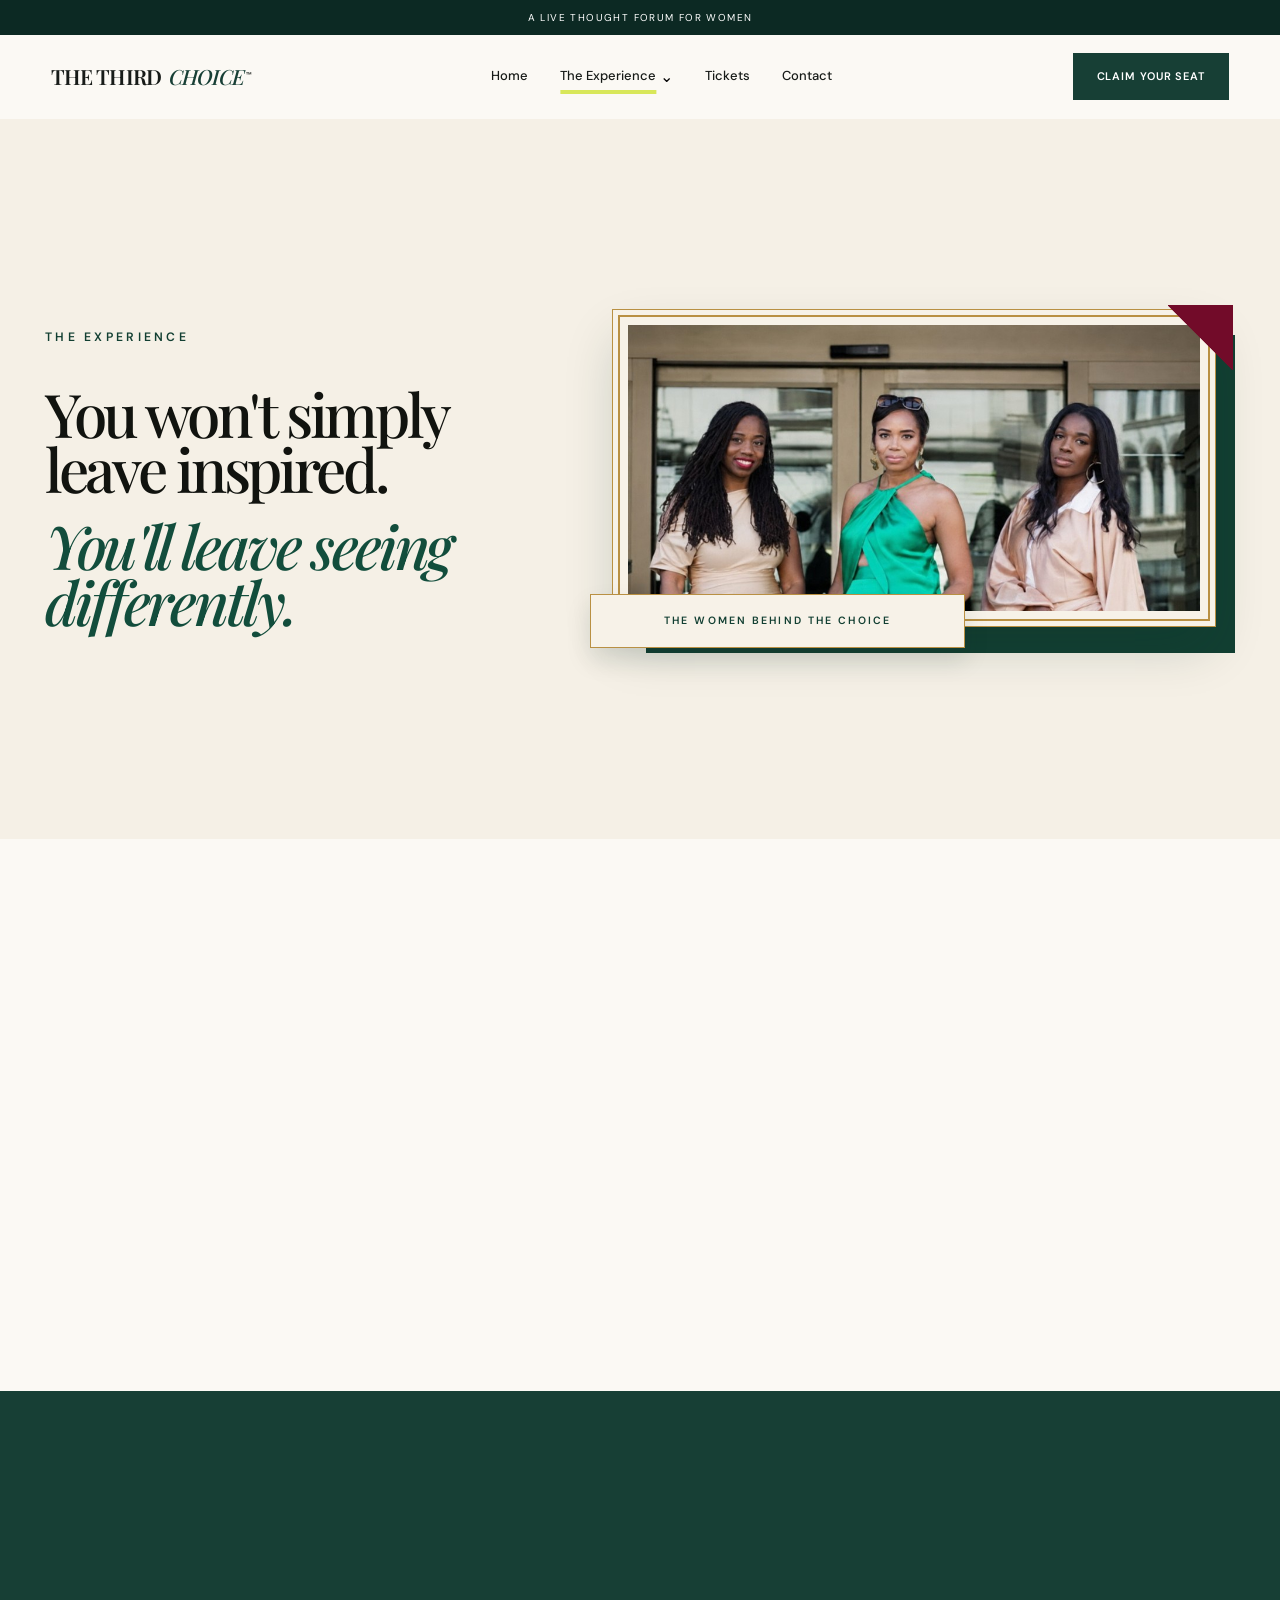
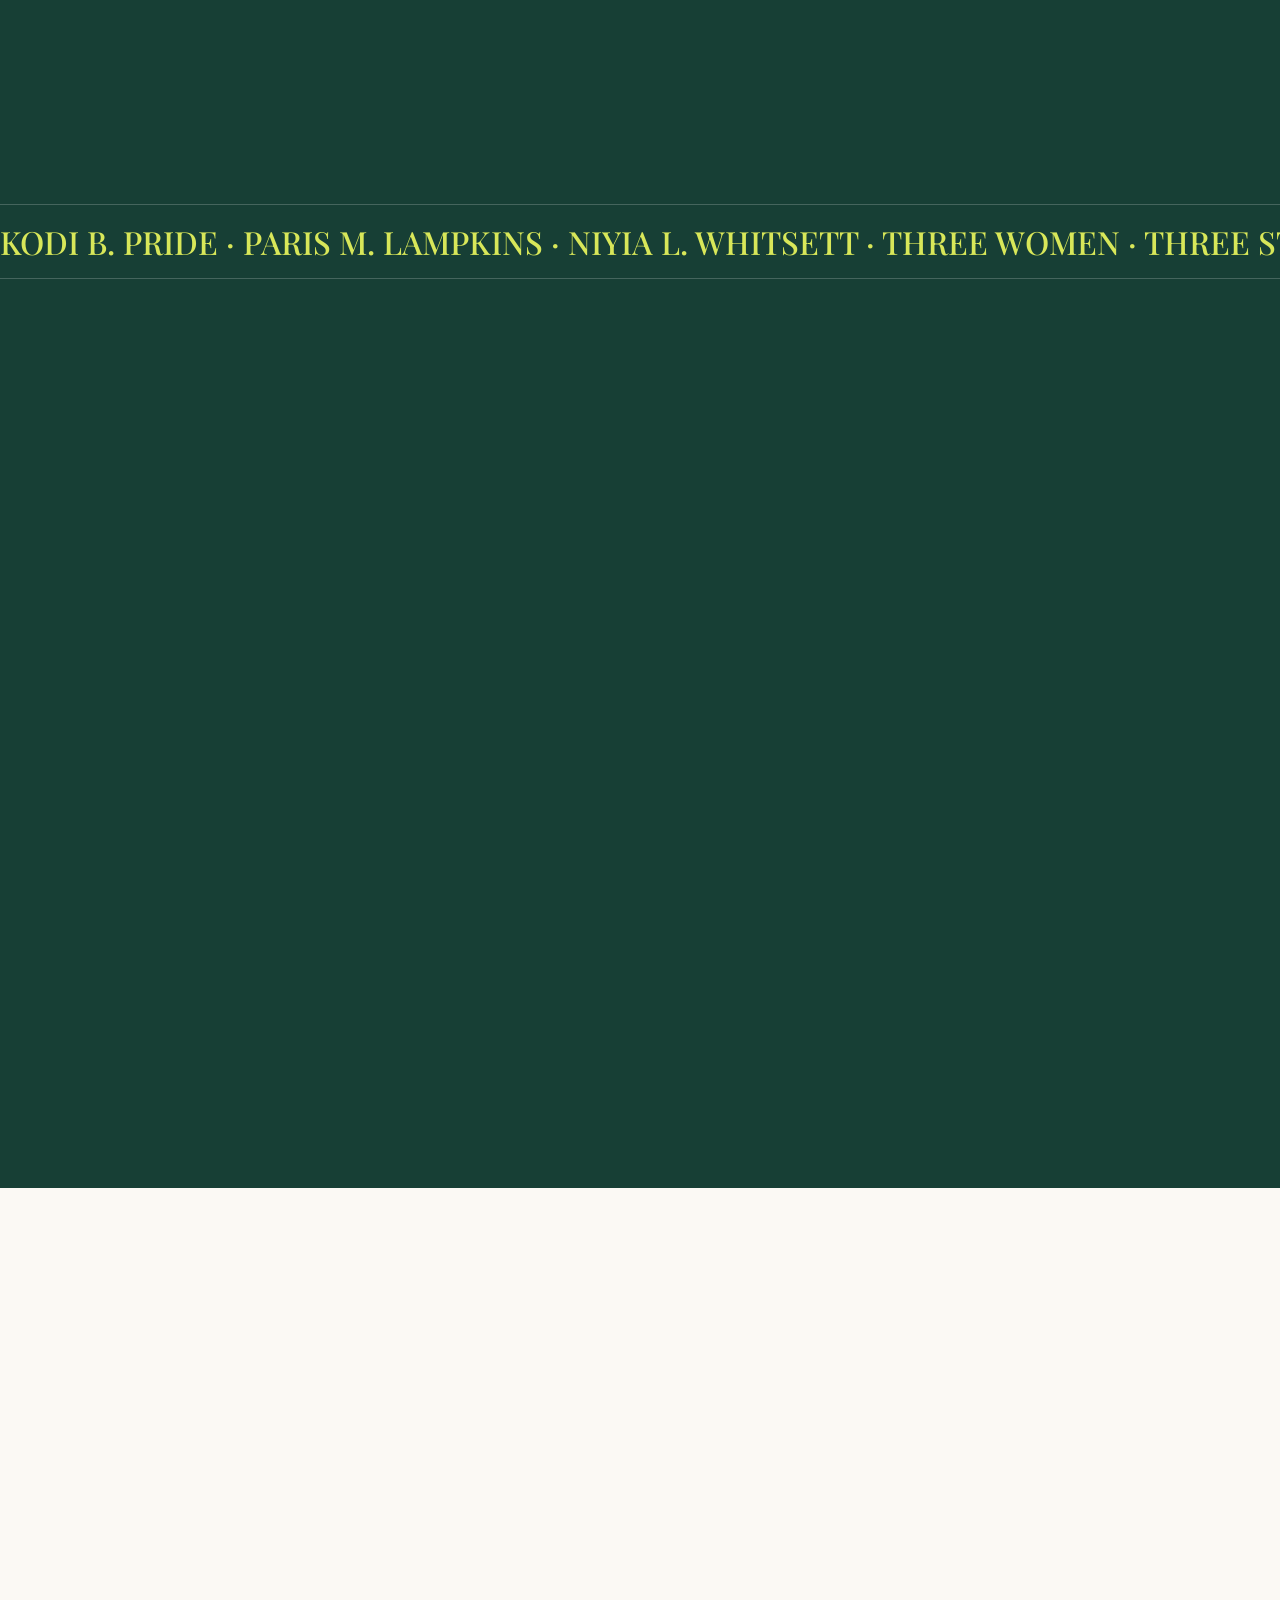
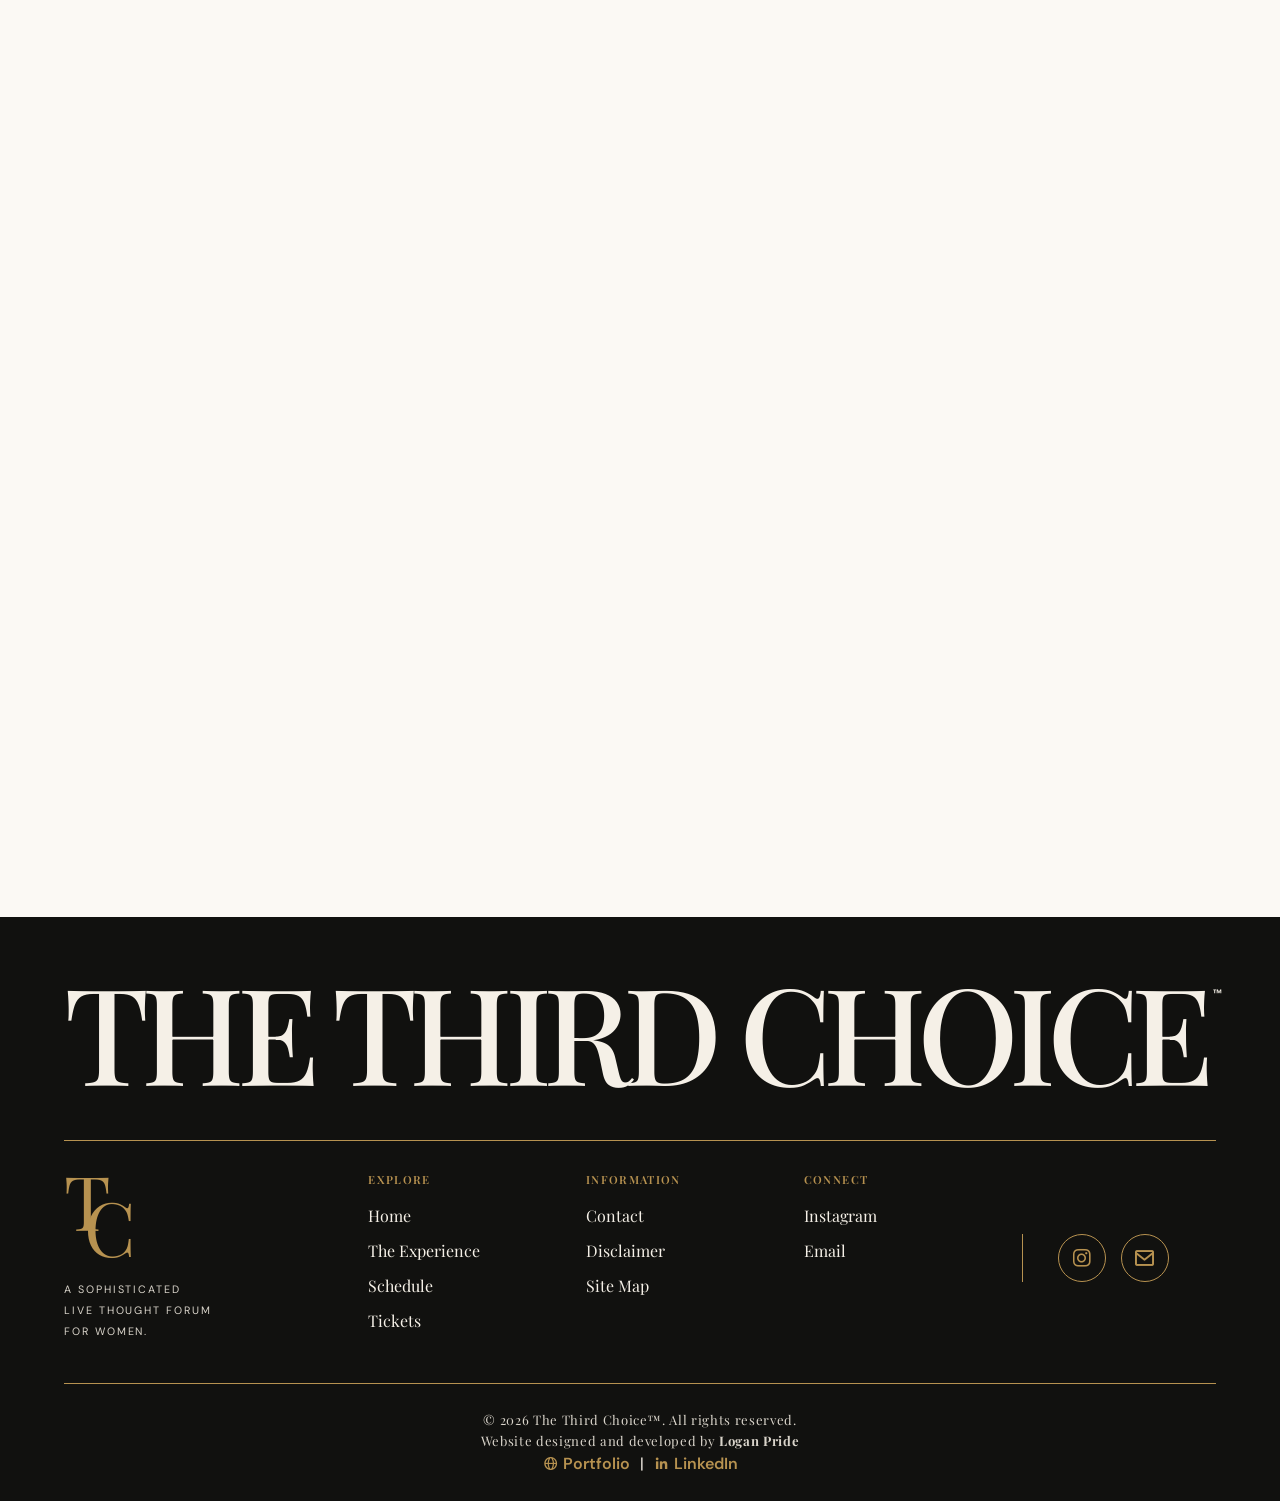
<file: experience.html>
<!DOCTYPE html>
<html lang="en">

<head>
    <link
  rel="icon"
  type="image/jpeg"
  href="/images/icon.jpg?v=3"
>

<link
  rel="shortcut icon"
  href="/images/icon.jpg?v=3"
>
    <meta charset="UTF-8">

    <meta
        name="viewport"
        content="width=device-width, initial-scale=1"
    >

    <title>The Experience | The Third Choice™</title>

    <!-- Original font setup -->
    <link rel="preconnect" href="https://fonts.googleapis.com">
    <link
        rel="preconnect"
        href="https://fonts.gstatic.com"
        crossorigin
    >

    <link
        href="https://fonts.googleapis.com/css2?family=DM+Sans:wght@400;500;600&family=Playfair+Display:ital,wght@0,500;0,600;1,500&display=swap"
        rel="stylesheet"
    >

    <link
        rel="stylesheet"
        href="https://unpkg.com/boxicons@2.1.4/css/boxicons.min.css"
    >

    <link rel="stylesheet" href="style.css">
</head>

<body data-page="experience">

<a class="skip-link" href="#main">
    Skip to content
</a>

<div class="announcement">
    <span>A live thought forum for women</span>
</div>

<header class="site-header">

    <nav class="nav-shell" aria-label="Main navigation">

        <a class="brand" href="index.html">
            THE THIRD <em>CHOICE</em><sup>™</sup>
        </a>

        <ul class="main-nav" id="main-nav">

            <li>
                <a data-nav="home" href="index.html">
                    Home
                </a>
            </li>

            <li class="has-dropdown">

                <a
                    data-nav="experience"
                    href="experience.html"
                >
                    The Experience
                </a>

                <button
                    class="dropdown-toggle"
                    aria-label="Open Experience menu"
                    aria-expanded="false"
                >
                    ⌄
                </button>

                <ul class="dropdown">
                    <li>
                        <a href="experience.html">Overview</a>
                    </li>

                    <li>
                        <a href="#founders">Meet the Founders</a>
                    </li>

                    <li>
                        <a href="schedule.html">
                            Schedule &amp; Activation
                        </a>
                    </li>

                    <li>
                        <a href="#questions">
                            Questions Worth Asking
                        </a>
                    </li>
                </ul>

            </li>

            <li>
                <a data-nav="tickets" href="tickets.html">
                    Tickets
                </a>
            </li>

            <li>
                <a data-nav="contact" href="contact.html">
                    Contact
                </a>
            </li>

        </ul>

        <a class="nav-cta" href="tickets.html">
            Claim Your Seat
        </a>

        <button
            class="menu-toggle"
            aria-label="Open menu"
            aria-expanded="false"
            aria-controls="main-nav"
        >
            <i class="bx bx-menu"></i>
        </button>

    </nav>

</header>

<main id="main">

   <!-- EXPERIENCE HERO -->

<section class="experience-intro">

  <div class="experience-intro-copy">

    <p class="experience-intro-eyebrow">
      The Experience
    </p>

    <h1>
      You won't simply<br>
      leave inspired.

      <em>
        You'll leave seeing<br>
        differently.
      </em>
    </h1>

  </div>

  <div class="experience-intro-visual">

    <div class="experience-intro-frame">

      <img
        src="images/OVERVIEW.jpg"
        alt="The three women behind The Third Choice"
      >

    </div>

    <span class="experience-intro-caption">
      The Women Behind the Choice
    </span>

  </div>

</section>

    <!-- EDITORIAL INTRODUCTION -->

    <section class="editorial-intro">

        <div>
            <p class="eyebrow">
                A room built for better questions
            </p>

            <h2>
                Most events offer answers.<br>
                <em>We change the question.</em>
            </h2>
        </div>

        <div>

            <p>
                The Third Choice™ is a live thought forum designed
                for women who are no longer satisfied with choosing
                between success and themselves. Through conversation,
                evidence, lived experience, and guided reflection,
                we examine the hidden assumptions that shape our
                decisions and discover the options we couldn't
                see before.
            </p>

            <a class="arrow-link" href="schedule.html">
                Explore the activation →
            </a>

        </div>

    </section>

    <!-- MEET THE FOUNDERS -->

    <section class="founders-page" id="founders">

        <div class="section-heading">

            <p class="eyebrow light">
                Meet the founders
            </p>

            <h2>
                The women<br>
                <em>behind the room.</em>
            </h2>

            <p>
                Builders, decision-makers, and strategists who
                understand that the quality of your life is shaped
                by the quality of your thinking.
            </p>

        </div>

        <!-- MOVING FOUNDER NAMES -->

        <div class="founder-marquee" aria-hidden="true">

            <div class="founder-marquee-track">

                <span>
                    KODI B. PRIDE · PARIS M. LAMPKINS ·
                    NIYIA L. WHITSETT · THREE WOMEN ·
                    THREE STORIES · ONE REALIZATION ·
                </span>

                <span>
                    KODI B. PRIDE · PARIS M. LAMPKINS ·
                    NIYIA L. WHITSETT · THREE WOMEN ·
                    THREE STORIES · ONE REALIZATION ·
                </span>

            </div>

        </div>

        <!-- FOUNDER CARDS -->

        <div class="portrait-row">

            <!-- KODI PRIDE: BEIGE OUTFIT -->

            <a class="portrait-card" href="kodi.html">

                <img
                    src="images/founders1.jpeg"
                    alt="Kodi Pride, full-length portrait"
                >

                <div>
                    <small>
                        Healthcare Practitioner · Licensed Minister · Business Development & Organizational Strategy Consultant
                    </small>

                    <h3>Kodi Pride</h3>

                    <span>Open autobiography →</span>
                </div>

            </a>

            <!-- PARIS LAMPKINS: GREEN OUTFIT -->

            <a class="portrait-card" href="paris.html">

                <img
                    src="images/founders2a.jpg"
                    alt="Paris M. Lampkins, full-length portrait"
                >

                <div>
                    <small>
                         Founder & Principal Consultant | Executive Coach | Leadership Development Practitioner | Organizational Consultant
                    </small>

                    <h3>Paris M. Lampkins</h3>

                    <span>Open autobiography →</span>
                </div>

            </a>

            <!-- NIYIA L. WHITSETT -->

            <a class="portrait-card" href="niyia.html">

                <img
                    src="images/founders3.jpeg"
                    alt="Niyia L. Whitsett"
                >

                <div>
                    <small>
                     CEO, Self-Approved Wellness Systems | Holistic Health Educator | Author | Strategic Consultant & Experience Curator
                    </small>

                    <h3>Niyia L. Whitsett</h3>

                    <span>Open autobiography →</span>
                </div>

            </a>

        </div>

    </section>

    <!-- QUESTIONS WORTH ASKING -->

    <section class="faq-section" id="questions">

        <div>

            <p class="eyebrow">
                Questions worth asking
            </p>

            <h2>
                Come curious.<br>
                <em>Leave seeing differently.</em>
            </h2>

        </div>

        <div class="faq-list">

            <details open>

                <summary>
                    What is The Third Choice™?
                    <span>+</span>
                </summary>

                <p>
                    The Third Choice™ is a live thought forum
                    designed for women who are no longer satisfied
                    with choosing between success and themselves.
                    Through conversation, evidence, lived experience,
                    and guided reflection, we examine the hidden
                    assumptions that shape our decisions and discover
                    the options we couldn't see before.
                </p>

            </details>

            <details>

                <summary>
                    Why is it called The Third Choice™?
                    <span>+</span>
                </summary>

                <p>
                    Most of life's biggest decisions are presented
                    as two opposing options: career or family,
                    ambition or peace, logic or intuition, wealth
                    or purpose. The Third Choice™ begins with a
                    different question: What if those aren't the
                    only choices available?
                </p>

            </details>

            <details>

                <summary>
                    Who belongs in the room?
                    <span>+</span>
                </summary>

                <p>
                    Women who carry significant responsibility for
                    businesses, families, organizations, or communities
                    and who value thoughtful conversation as much as
                    measurable results.
                </p>

            </details>

            <details>

                <summary>
                    What actually happens during the day?
                    <span>+</span>
                </summary>

                <p>
                    A carefully designed sequence of conversations,
                    research, reflection, and practical frameworks
                    challenges conventional thinking and expands how
                    participants approach leadership, relationships,
                    health, wealth, and identity.
                </p>

            </details>

            <details>

                <summary>
                    What makes this different?
                    <span>+</span>
                </summary>

                <p>
                    Most events offer answers. The Third Choice™
                    teaches participants how to ask better questions—
                    because better questions produce better decisions,
                    and better decisions change lives.
                </p>

            </details>

            <details>

                <summary>
                    Will there be actionable takeaways?
                    <span>+</span>
                </summary>

                <p>
                    Absolutely. Every insight is paired with practical
                    application, including mental frameworks,
                    decision-making tools, and reflection practices.
                </p>

            </details>

        </div>

    </section>

    <!-- FINAL CALL TO ACTION -->

    <section class="page-cta">

        <h2>Ready to enter the room?</h2>

        <div>

            <a class="btn btn-lime" href="tickets.html">
                Claim Your Seat
            </a>

            <a class="arrow-link light" href="schedule.html">
                View the schedule →
            </a>

        </div>

    </section>

</main>
 <!-- EDITORIAL FOOTER -->

  <footer class="tc-footer">

    <!-- MAIN FOOTER -->

    <section class="tc-footer-main">

      <a
        href="index.html"
        class="tc-large-logo"
      >
        THE THIRD CHOICE<sup>™</sup>
      </a>

      <div
        class="tc-gold-line"
        aria-hidden="true"
      ></div>

      <div class="tc-footer-content">

        <!-- SMALL BRAND SYMBOL -->

        <div class="tc-brand-column">

          <a
            href="index.html"
            class="tc-symbol"
            aria-label="The Third Choice home"
          >
            <span>T</span>
            <span>C</span>
          </a>

          <p>
            A SOPHISTICATED<br>
            LIVE THOUGHT FORUM<br>
            FOR WOMEN.
          </p>

        </div>

        <!-- EXPLORE LINKS -->

        <nav
          class="tc-footer-column"
          aria-label="Explore"
        >

          <h3>
            EXPLORE
          </h3>

          <a href="index.html">
            Home
          </a>

          <a href="experience.html">
            The Experience
          </a>

          <a href="schedule.html">
            Schedule
          </a>

          <a href="tickets.html">
            Tickets
          </a>

        </nav>

        <!-- INFORMATION LINKS -->

        <nav
          class="tc-footer-column"
          aria-label="Information"
        >

          <h3>
            INFORMATION
          </h3>

          <a href="contact.html">
            Contact
          </a>

          <a href="disclaimer.html">
            Disclaimer
          </a>

          <a href="sitemap.html">
            Site Map
          </a>

        </nav>

        <!-- CONNECT LINKS -->

        <div class="tc-footer-column">

          <h3>
            CONNECT
          </h3>

          <a
            href="https://www.instagram.com/the.third.choice?igsi=MWZ2ZWYzNTJ5ODBuMg=="
            target="_blank"
            rel="noopener noreferrer"
          >
            Instagram
          </a>   
          <a href="mailto:thirdchoice.com">
            Email
          </a>

        </div>

        <!-- SOCIAL ICONS -->

        <div class="tc-social-column">

          <a
            href="https://www.instagram.com/the.third.choice?igsi=MWZ2ZWYzNTJ5ODBuMg=="
            target="_blank"
            rel="noopener noreferrer"
            aria-label="Instagram"
          >
            <i
              class="bx bxl-instagram"
              aria-hidden="true"
            ></i>
          </a>
 

          <a
            href="mailto:thirdchoice@gmail.com"
            aria-label="Email"
          >
            <i
              class="bx bx-envelope"
              aria-hidden="true"
            ></i>
          </a>

        </div>

      </div>

      <div
        class="tc-gold-line tc-bottom-line"
        aria-hidden="true"
      ></div>

      <div class="tc-copyright">

        <p>
          &copy; 2026 The Third Choice™. All rights reserved.
        </p>
        
  <p>
    Website designed and developed by
    <strong>Logan Pride</strong>
  </p>

  <div class="developer-links">

    <a
      href="https://c0derlp.github.io/ "
      target="_blank"
      rel="noopener noreferrer"
    >
      <i class="bx bx-globe"></i>
      Portfolio
    </a>

    <span aria-hidden="true">|</span>

    <a
      href="https://www.linkedin.com/in/logan-pride-65651523a/"
      target="_blank"
      rel="noopener noreferrer"
    >
      <i class="bx bxl-linkedin"></i>
      LinkedIn
    </a>

  </div>

      </div>

    </section>

  </footer>

<script src="script.js"></script>

</body>
</html>
</file>
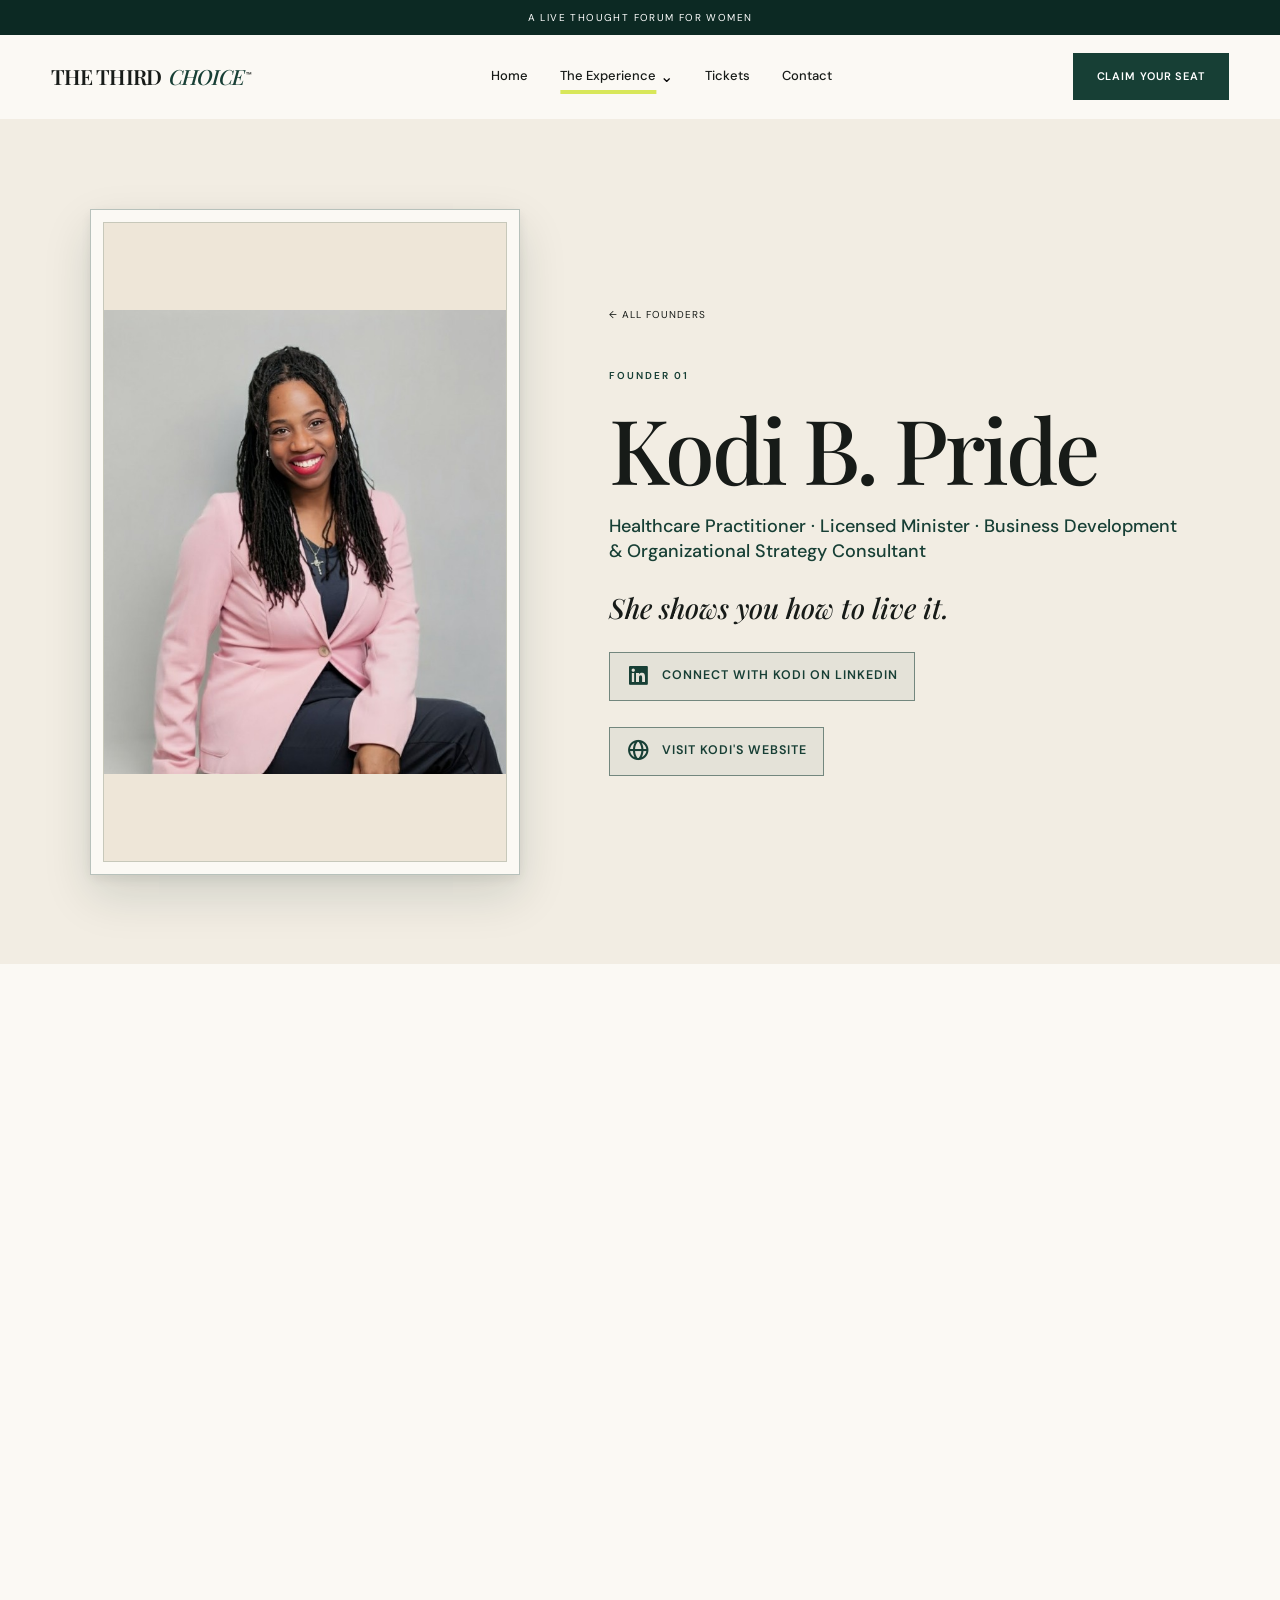
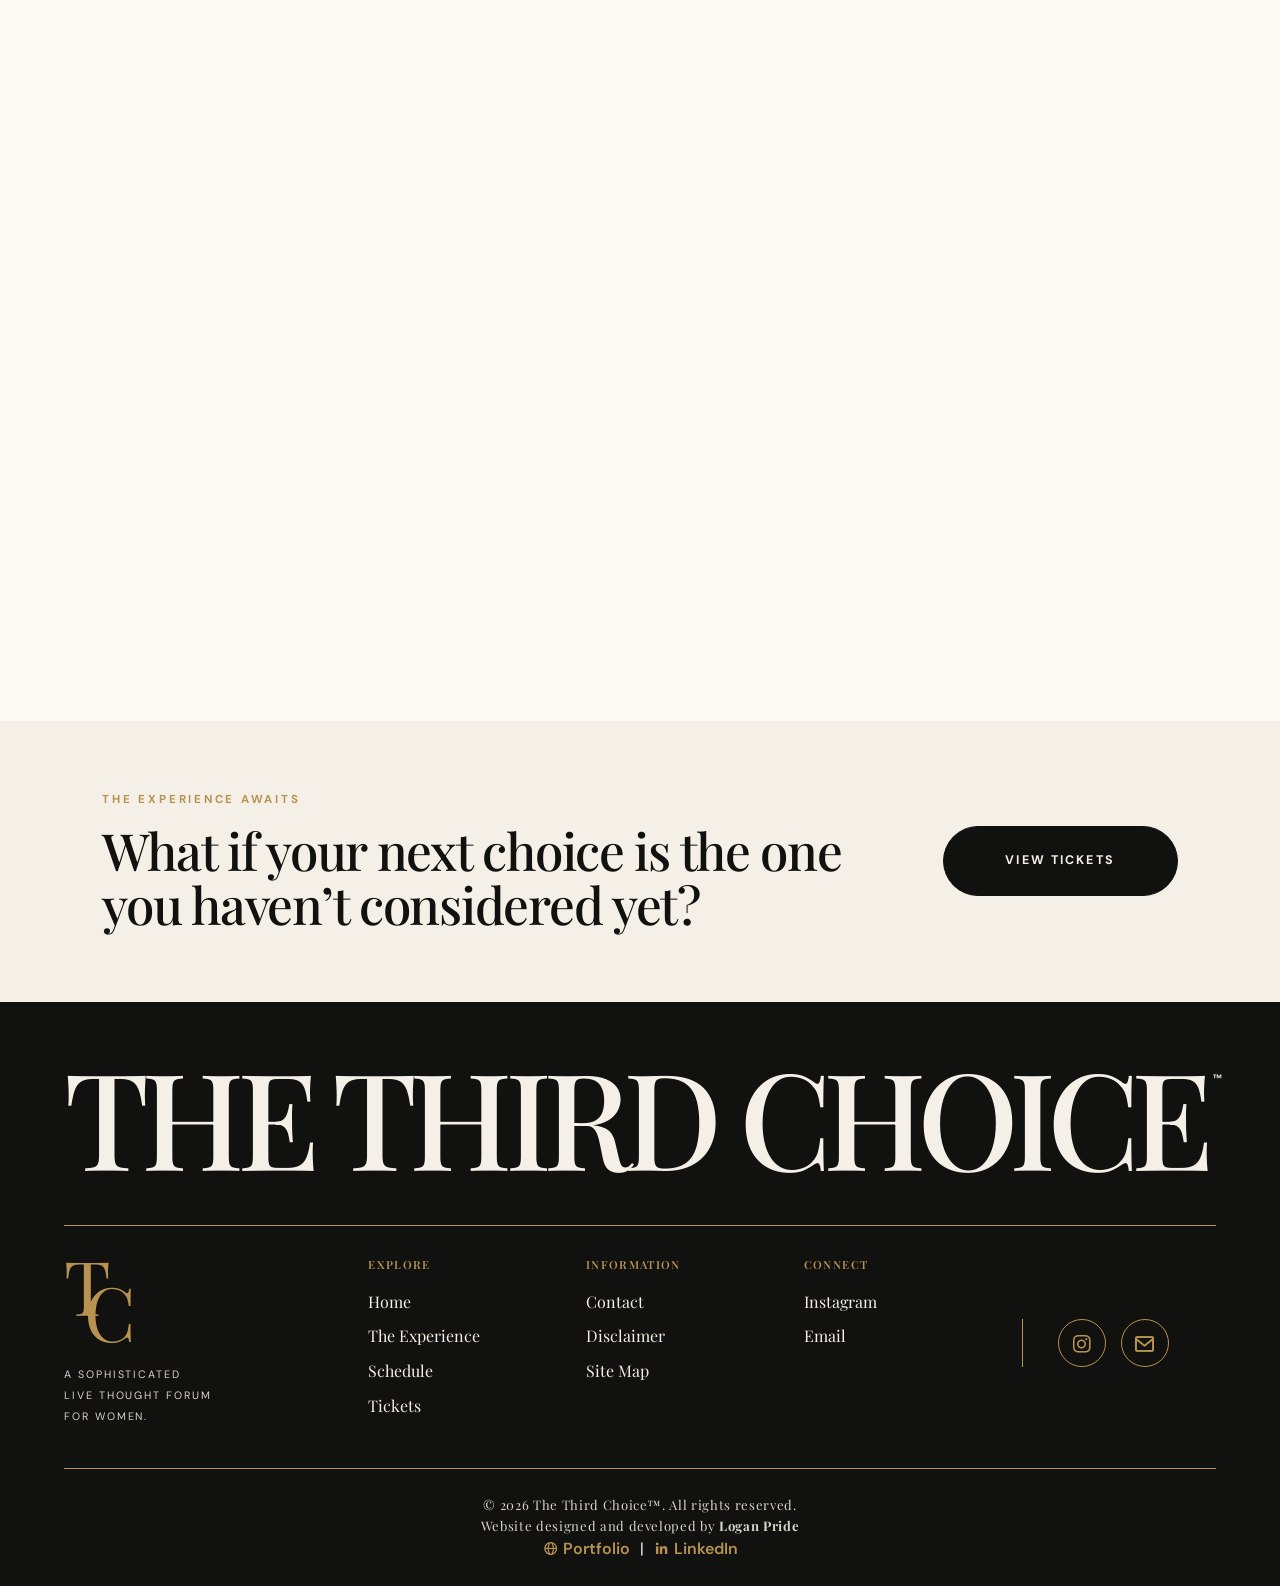
<file: kodi.html>
<!DOCTYPE html>
<html lang="en">
<head>
    <link
  rel="icon"
  type="image/jpeg"
  href="/images/icon.jpg?v=3"
>

<link
  rel="shortcut icon"
  href="/images/icon.jpg?v=3"
>
  <meta charset="UTF-8">
  <meta name="viewport" content="width=device-width, initial-scale=1">
  <title>Kodi B. Pride | The Third Choice™</title>

  <link rel="preconnect" href="https://fonts.googleapis.com">
  <link rel="preconnect" href="https://fonts.gstatic.com" crossorigin>
  <link href="https://fonts.googleapis.com/css2?family=DM+Sans:wght@400;500;600&amp;family=Playfair+Display:ital,wght@0,500;0,600;1,500&amp;display=swap" rel="stylesheet">
  <link rel="stylesheet" href="https://unpkg.com/boxicons@2.1.4/css/boxicons.min.css">
  <link rel="stylesheet" href="style.css">
</head>

<body data-page="experience">
  <div class="announcement">
    <span>A live thought forum for women</span>
  </div>

  <header class="site-header">
    <nav class="nav-shell" aria-label="Main navigation">
      <a class="brand" href="index.html">
        THE THIRD <em>CHOICE</em><sup>™</sup>
      </a>

      <ul class="main-nav" id="main-nav">
        <li><a data-nav="home" href="index.html">Home</a></li>

        <li class="has-dropdown">
          <a data-nav="experience" href="experience.html">The Experience</a>
          <button
            class="dropdown-toggle"
            type="button"
            aria-label="Open Experience menu"
            aria-expanded="false"
          >⌄</button>

          <ul class="dropdown">
            <li><a href="experience.html">Overview</a></li>
            <li><a href="experience.html#founders">Meet the Founders</a></li>
            <li><a href="schedule.html">Schedule &amp; Activation</a></li>
          </ul>
        </li>

        <li><a data-nav="tickets" href="tickets.html">Tickets</a></li>
        <li><a data-nav="contact" href="contact.html">Contact</a></li>
      </ul>

      <a class="nav-cta" href="tickets.html">Claim your seat</a>

      <button
        class="menu-toggle"
        type="button"
        aria-label="Open menu"
        aria-expanded="false"
        aria-controls="main-nav"
      >
        <i class="bx bx-menu"></i>
      </button>
    </nav>
  </header>

  <main id="main">
    <section class="bio-hero reveal">
      <div class="bio-image photo-reveal">
        <img
          src="images/kodinew.jpg"
          alt="Kodi B. Pride, co-founder of The Third Choice"
        >
      </div>

      <div class="reveal-right">
        <a class="back-link" href="experience.html#founders">← All founders</a>
        <p class="eyebrow">Founder 01</p>
        <h1>Kodi B. Pride</h1>
        <h2>Healthcare Practitioner · Licensed Minister · Business Development & Organizational Strategy Consultant</h2>
        <p class="bio-lead">She shows you how to live it.</p>
        <a
          class="linkedin-link bio-linkedin"
          href="https://www.linkedin.com/in/kodi-p-27b292120/"
          target="_blank"
          rel="noopener noreferrer"
          aria-label="Visit Kodi B. Pride on LinkedIn"
        >
          <i class="bx bxl-linkedin-square" aria-hidden="true"></i>
          <span>Connect with Kodi  on LinkedIn</span>
        </a>
         <a
            class="linkedin-link bio-linkedin"
            href="https://thelorellefaithfoundation.com/"
            target="_blank"
            rel="noopener noreferrer"
            aria-label="Visit Kodi B. Pride personal mission website"
        >
                 <i class="bx bx-globe" aria-hidden="true"></i>
                <span>Visit Kodi's Website</span>
        </a>
      </div>
    </section>

    <section class="bio-body">
      <aside class="reveal-left">
        <p class="eyebrow">Her story</p>
        <blockquote>
          “Life is too short to complain about what I have to do; therefore,
          I am grateful for all that I get to do.”
        </blockquote>
      </aside>

      <article class="reveal-right">
        <h2>About Kodi</h2>

        <p>
          From scrubs to suits, my professional life is as diverse as my
          personal life. I have expertise in various domains, including
          communications, research, educational outreach, business development,
          and information technology. My deep understanding of project scope
          and dynamics has been crucial in developing and delivering targeted
          training programs that equip staff with the skills and knowledge
          needed to excel in their roles. I have successfully conducted
          comprehensive quality-control measures and program and policy training
          sessions that reinforce compliance, maintain consistency, and promote
          a culture of continuous improvement throughout organizations across
          multiple states for complex, multimillion-dollar contracts.
        </p>

        <p>
          With over 20 years of experience in the healthcare field, I have
          dedicated my career to serving critically ill populations. I have
          advocated for patient and family councils, served on boards,
          contributed to research articles, and ghostwritten various pieces.
          My life is driven by purpose and a commitment to humanity.
        </p>

        <p>
          In addition to my professional endeavors, I have a profound passion
          for dance and actively engage with my church community through
          numerous outreach initiatives. I am deeply involved in the praise
          dance ministry, using my enthusiasm for dance as a meaningful
          expression of faith. As a licensed minister and co-founder of the
          Lorelle F.A.I.T.H. Foundation, a 501(c)(3) nonprofit organization
          based in Ohio, I strive to improve the well-being of individuals
          facing disabilities, serious illnesses, and unique healthcare needs.
        </p>

        <p>
          I choose purpose so that my biography aligns with my destiny, and I
          reflect on this journey each day. I look forward to meeting you and
          sharing more about who I am and whose I am.
        </p>

        <div class="bio-highlights">
          <div>
            <small>EXPERIENCE</small>
            <strong>20+ years in healthcare-critical care focused, 15+ years of executive leadership, organizational development, and consulting</strong>
          </div>

          <div>
            <small>CALLING</small>
            <strong>Licensed minister</strong>
          </div>

          <div>
            <small>COMMUNITY</small>
            <strong>Co-founder, Lorelle F.A.I.T.H. Foundation</strong>
          </div>
        </div>
      </article>
    </section>

    <nav class="bio-next" aria-label="Founder biographies">
      <a href="experience.html#founders">← All founders</a>
      <a href="paris.html">Next founder: Paris →</a>
    </nav>
  </main>
 <!-- EDITORIAL FOOTER -->

  <footer class="tc-footer">

    <!-- TICKET INVITATION -->

    <section class="tc-footer-invitation">

      <div class="tc-invitation-copy">

        <p>
          THE EXPERIENCE AWAITS
        </p>

        <h2>
          What if your next choice is the one
          you haven’t considered yet?
        </h2>

      </div>

      <a
        href="tickets.html"
        class="tc-ticket-button"
      >
        VIEW TICKETS
      </a>

    </section>

    <!-- MAIN FOOTER -->

    <section class="tc-footer-main">

      <a
        href="index.html"
        class="tc-large-logo"
      >
        THE THIRD CHOICE<sup>™</sup>
      </a>

      <div
        class="tc-gold-line"
        aria-hidden="true"
      ></div>

      <div class="tc-footer-content">

        <!-- SMALL BRAND SYMBOL -->

        <div class="tc-brand-column">

          <a
            href="index.html"
            class="tc-symbol"
            aria-label="The Third Choice home"
          >
            <span>T</span>
            <span>C</span>
          </a>

          <p>
            A SOPHISTICATED<br>
            LIVE THOUGHT FORUM<br>
            FOR WOMEN.
          </p>

        </div>

        <!-- EXPLORE LINKS -->

        <nav
          class="tc-footer-column"
          aria-label="Explore"
        >

          <h3>
            EXPLORE
          </h3>

          <a href="index.html">
            Home
          </a>

          <a href="experience.html">
            The Experience
          </a>

          <a href="schedule.html">
            Schedule
          </a>

          <a href="tickets.html">
            Tickets
          </a>

        </nav>

        <!-- INFORMATION LINKS -->

        <nav
          class="tc-footer-column"
          aria-label="Information"
        >

          <h3>
            INFORMATION
          </h3>

          <a href="contact.html">
            Contact
          </a>

          <a href="disclaimer.html">
            Disclaimer
          </a>

          <a href="sitemap.html">
            Site Map
          </a>

        </nav>

        <!-- CONNECT LINKS -->

        <div class="tc-footer-column">

          <h3>
            CONNECT
          </h3>

          <a
            href="https://www.instagram.com/the.third.choice?igsi=MWZ2ZWYzNTJ5ODBuMg=="
            target="_blank"
            rel="noopener noreferrer"
          >
            Instagram
          </a>   
          <a href="mailto:thirdchoice.com">
            Email
          </a>

        </div>

        <!-- SOCIAL ICONS -->

        <div class="tc-social-column">

          <a
            href="https://www.instagram.com/the.third.choice?igsi=MWZ2ZWYzNTJ5ODBuMg=="
            target="_blank"
            rel="noopener noreferrer"
            aria-label="Instagram"
          >
            <i
              class="bx bxl-instagram"
              aria-hidden="true"
            ></i>
          </a>
 

          <a
            href="mailto:thirdchoice@gmail.com"
            aria-label="Email"
          >
            <i
              class="bx bx-envelope"
              aria-hidden="true"
            ></i>
          </a>

        </div>

      </div>

      <div
        class="tc-gold-line tc-bottom-line"
        aria-hidden="true"
      ></div>

      <div class="tc-copyright">

        <p>
          &copy; 2026 The Third Choice™. All rights reserved.
        </p>

  <p>
    Website designed and developed by
    <strong>Logan Pride</strong>
  </p>

  <div class="developer-links">

    <a
      href="https://c0derlp.github.io/ "
      target="_blank"
      rel="noopener noreferrer"
    >
      <i class="bx bx-globe"></i>
      Portfolio
    </a>

    <span aria-hidden="true">|</span>

    <a
      href="https://www.linkedin.com/in/logan-pride-65651523a/"
      target="_blank"
      rel="noopener noreferrer"
    >
      <i class="bx bxl-linkedin"></i>
      LinkedIn
    </a>

  </div>
      </div>

    </section>

  </footer>

  <script src="script.js"></script>
</body>
</html>
</file>
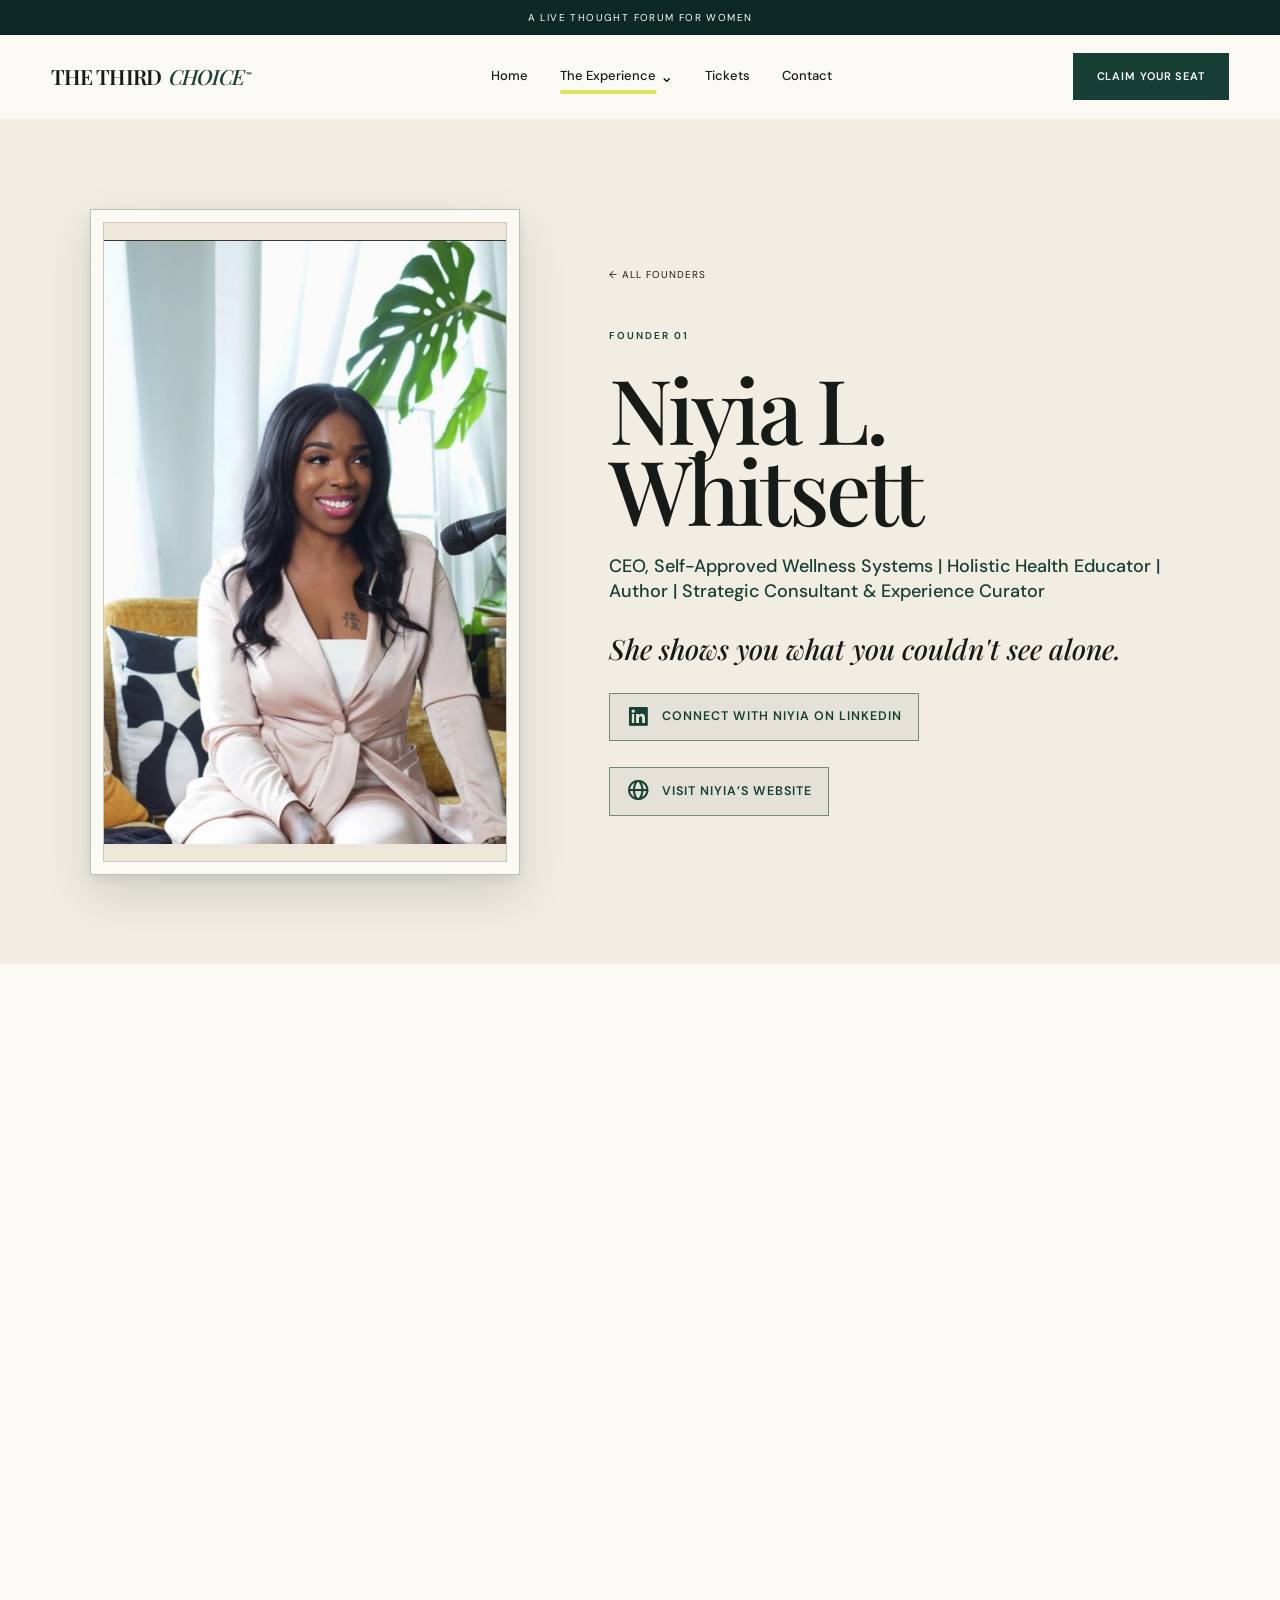
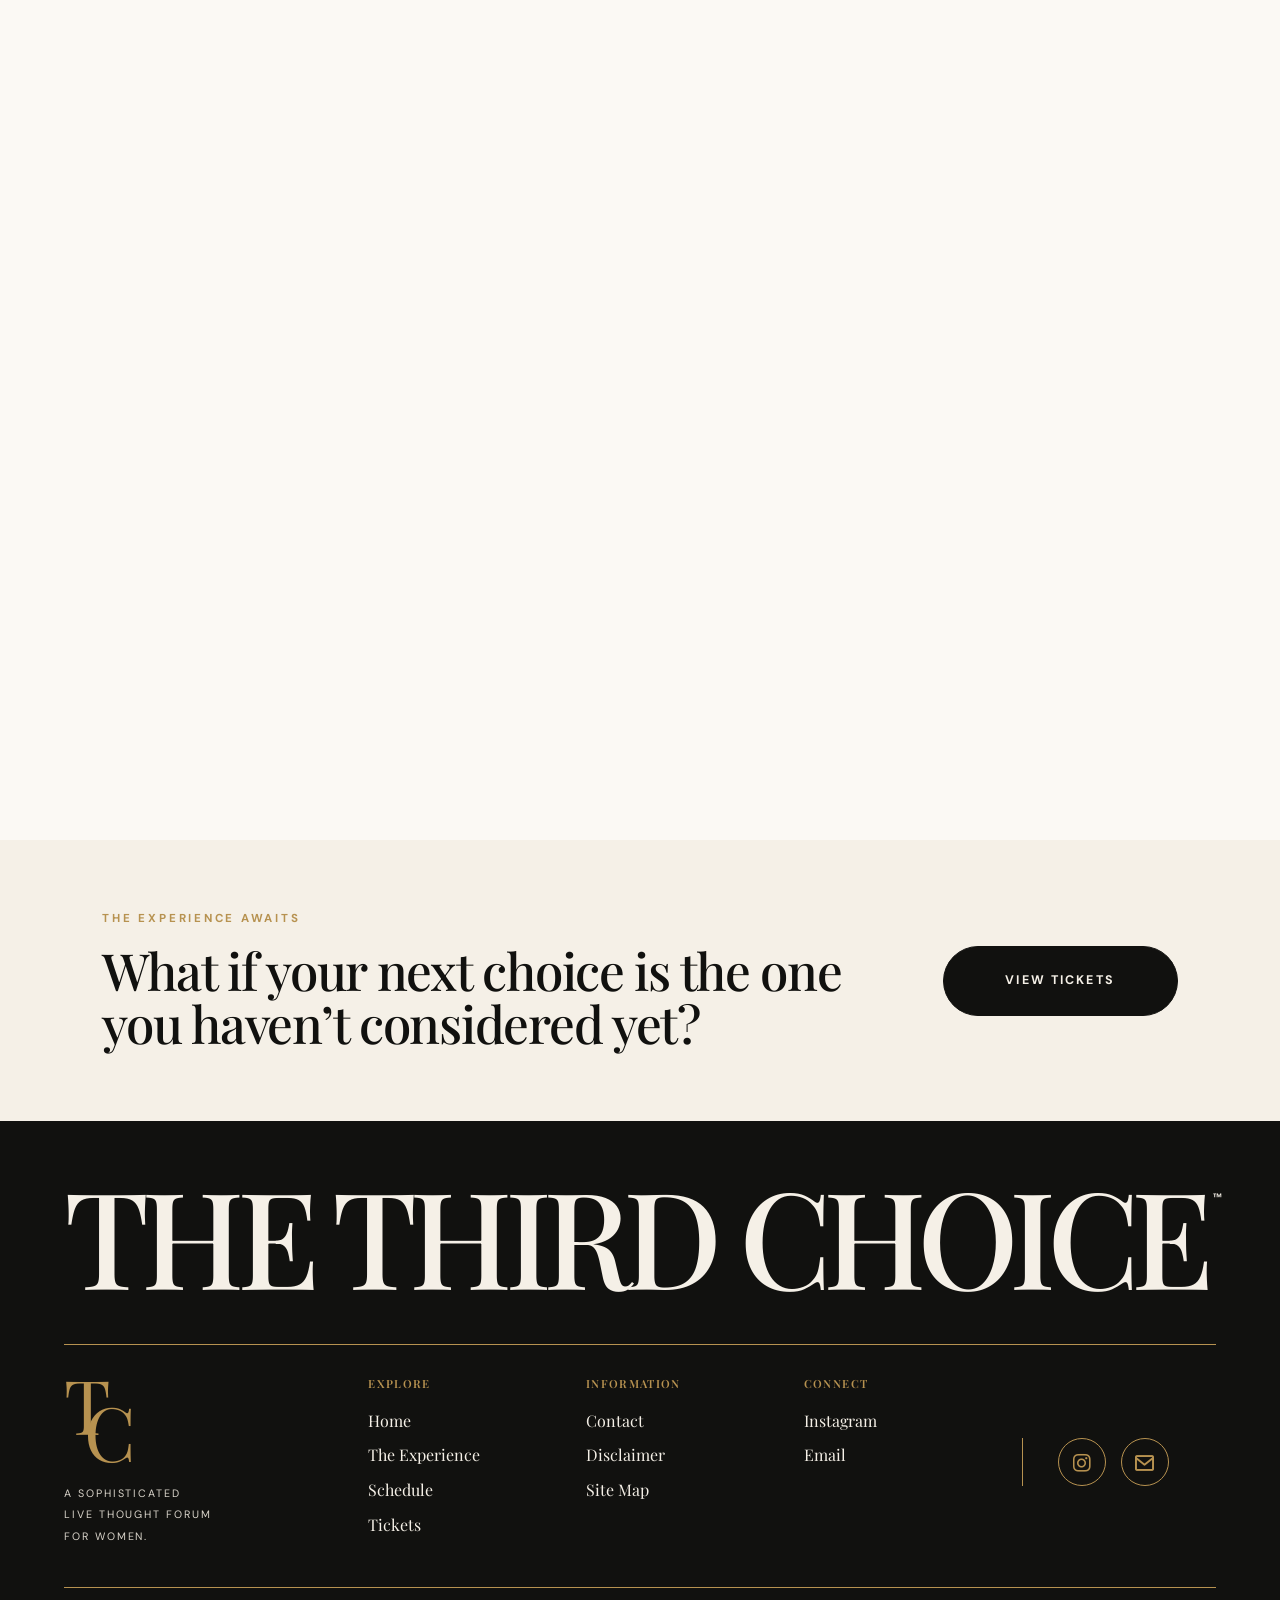
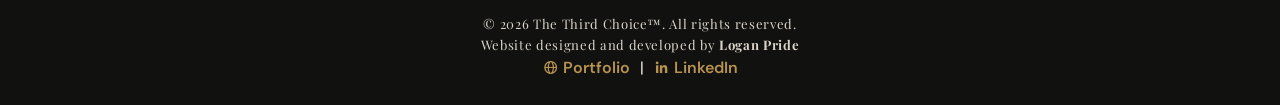
<file: niyia.html>
<!DOCTYPE html>
<html lang="en">
<head>
   <link
  rel="icon"
  type="image/jpeg"
  href="/images/icon.jpg?v=3"
>

<link
  rel="shortcut icon"
  href="/images/icon.jpg?v=3"
>
  <meta charset="UTF-8">
  <meta name="viewport" content="width=device-width, initial-scale=1">
  <title>Niyia Whitsett  | The Third Choice™</title>

  <link rel="preconnect" href="https://fonts.googleapis.com">
  <link rel="preconnect" href="https://fonts.gstatic.com" crossorigin>
  <link href="https://fonts.googleapis.com/css2?family=DM+Sans:wght@400;500;600&amp;family=Playfair+Display:ital,wght@0,500;0,600;1,500&amp;display=swap" rel="stylesheet">
  <link rel="stylesheet" href="https://unpkg.com/boxicons@2.1.4/css/boxicons.min.css">
  <link rel="stylesheet" href="style.css">
</head>

<body data-page="experience">
  <div class="announcement">
    <span>A live thought forum for women</span>
  </div>

  <header class="site-header">
    <nav class="nav-shell" aria-label="Main navigation">
      <a class="brand" href="index.html">
        THE THIRD <em>CHOICE</em><sup>™</sup>
      </a>

      <ul class="main-nav" id="main-nav">
        <li><a data-nav="home" href="index.html">Home</a></li>

        <li class="has-dropdown">
          <a data-nav="experience" href="experience.html">The Experience</a>
          <button
            class="dropdown-toggle"
            type="button"
            aria-label="Open Experience menu"
            aria-expanded="false"
          >⌄</button>

          <ul class="dropdown">
            <li><a href="experience.html">Overview</a></li>
            <li><a href="experience.html#founders">Meet the Founders</a></li>
            <li><a href="schedule.html">Schedule &amp; Activation</a></li>
          </ul>
        </li>

        <li><a data-nav="tickets" href="tickets.html">Tickets</a></li>
        <li><a data-nav="contact" href="contact.html">Contact</a></li>
      </ul>

      <a class="nav-cta" href="tickets.html">Claim your seat</a>

      <button
        class="menu-toggle"
        type="button"
        aria-label="Open menu"
        aria-expanded="false"
        aria-controls="main-nav"
      >
        <i class="bx bx-menu"></i>
      </button>
    </nav>
  </header>

  <main id="main">
    <section class="bio-hero reveal">
      <div class="bio-image photo-reveal">
        <img
          src="images/founderhead3.jpg"
          alt="Niyia L. Whitsett, co-founder of The Third Choice"
        >
      </div>

      <div class="reveal-right">
        <a class="back-link" href="experience.html#founders">← All founders</a>
        <p class="eyebrow">Founder 01</p>
        <h1>Niyia L. Whitsett</h1>
        <h2>CEO, Self-Approved Wellness Systems | Holistic Health Educator | Author | Strategic Consultant & Experience Curator</h2>
        <p class="bio-lead">She shows you what you couldn't see alone.</p>
        <a
          class="linkedin-link bio-linkedin"
          href="https://www.linkedin.com/in/niyiawhitsett/"
          target="_blank"
          rel="noopener noreferrer"
          aria-label="Visit Niyia L. Whitsett on LinkedIn"
        >
          <i class="bx bxl-linkedin-square" aria-hidden="true"></i>
          <span>Connect with Niyia on LinkedIn</span>
        </a>
       <a
            class="linkedin-link bio-linkedin"
         href="https://iamuniquelyniyia.com/"
         target="_blank"
            rel="noopener noreferrer"
            aria-label="Visit Niyia Whitsett’s personal website"
        >
                 <i class="bx bx-globe" aria-hidden="true"></i>
                <span>Visit Niyia’s Website</span>
        </a>
      </div>
    </section>

    <section class="bio-body">
      <aside class="reveal-left">
        <p class="eyebrow">Her story</p>
        <blockquote>
          “Sometimes the life you’re praying for doesn’t require more information. 
          It requires you to see differently, choose differently, and live what you 
          already know.”
        </blockquote>
      </aside>

      <article class="reveal-right">
        <h2>About Niyia</h2>

        <p>
         Niyia Whitsett is a holistic health educator, author, strategic consultant, and Founder and CEO of Self-Approved Wellness Systems. For more than 15 years, she has built her work at the intersection of wellness, human behavior, business, and community helping people and organizations move beyond information to practical strategies they can actually use.

Her experience spans wellness, behavioral health, education, entrepreneurship, and community development. Through consulting, program development, facilitation, and health education, Niyia has designed initiatives that address stress and emotional well-being, everyday health practices, professional development, life skills, and the conditions that influence how people function at home, at work, and in their communities.

A defining strength of Niyia’s work is her ability to recognize what may be missing. She connects ideas that are often considered separately, asks questions that challenge the obvious answer, and creates practical pathways between where people are and what else may be possible. This perspective shapes her work as a consultant and experience curator, where she develops programs, conversations, curricula, and experiences designed to move people from insight to meaningful action.

Niyia’s specialized training includes aromatherapy through the HEAL Center in Atlanta, Grief Recovery through the Grief Recovery Institute, Reiki, and restorative wellness practices. Her business leadership was further developed through Goldman Sachs 10,000 Small Businesses, with curriculum developed in partnership with Babson College. She is also the recipient of an Honorary Doctorate in Humanitarianism from Enoch Grove Christian University.

Niyia is the author of *Mind Your Style* and *Heal Thy Self* and the visionary founder of United Women in White, a women-centered movement rooted in connection, advocacy, philanthropy, and shared experience. Her work has been featured on national television, and she has contributed to panels, programs, and platforms alongside nationally and internationally recognized speakers and thought leaders.

Faith, discernment, and service are foundational to Niyia’s life and leadership. They influence how she approaches people, opportunity, and the responsibility she believes comes with creating work that serves others well.

Today, through Self-Approved Wellness Systems and her consulting work, Niyia continues to develop wellness products, programs, strategies, and experiences for individuals, businesses, and community-based organizations. Across each area, the philosophy remains the same:

Knowing better is not enough. We need practical ways to live better.

        </p>

        

        <div class="bio-highlights">
          <div>
            <small>EXPERIENCE</small>
            <strong>15+ years as a wholistic practitioner </strong>
          </div>

          <div>
            <small>CALLING</small>
            <strong>Seer, Teacher, Vision Builder</strong>
          </div>

          <div>
            <small>COMMUNITY</small>
            <strong>Founder of Self-Approve Wellness Systems; United Women In White </strong>
          </div>
        </div>
      </article>
    </section>

    <nav class="bio-next" aria-label="Founder biographies">
      <a href="experience.html#founders">← All founders</a>
      <a href="kodi.html">Next founder: Kodi →</a>
    </nav>
  </main>

 <!-- EDITORIAL FOOTER -->

  <footer class="tc-footer">

    <!-- TICKET INVITATION -->

    <section class="tc-footer-invitation">

      <div class="tc-invitation-copy">

        <p>
          THE EXPERIENCE AWAITS
        </p>

        <h2>
          What if your next choice is the one
          you haven’t considered yet?
        </h2>

      </div>

      <a
        href="tickets.html"
        class="tc-ticket-button"
      >
        VIEW TICKETS
      </a>

    </section>

    <!-- MAIN FOOTER -->

    <section class="tc-footer-main">

      <a
        href="index.html"
        class="tc-large-logo"
      >
        THE THIRD CHOICE<sup>™</sup>
      </a>

      <div
        class="tc-gold-line"
        aria-hidden="true"
      ></div>

      <div class="tc-footer-content">

        <!-- SMALL BRAND SYMBOL -->

        <div class="tc-brand-column">

          <a
            href="index.html"
            class="tc-symbol"
            aria-label="The Third Choice home"
          >
            <span>T</span>
            <span>C</span>
          </a>

          <p>
            A SOPHISTICATED<br>
            LIVE THOUGHT FORUM<br>
            FOR WOMEN.
          </p>

        </div>

        <!-- EXPLORE LINKS -->

        <nav
          class="tc-footer-column"
          aria-label="Explore"
        >

          <h3>
            EXPLORE
          </h3>

          <a href="index.html">
            Home
          </a>

          <a href="experience.html">
            The Experience
          </a>

          <a href="schedule.html">
            Schedule
          </a>

          <a href="tickets.html">
            Tickets
          </a>

        </nav>

        <!-- INFORMATION LINKS -->

        <nav
          class="tc-footer-column"
          aria-label="Information"
        >

          <h3>
            INFORMATION
          </h3>

          <a href="contact.html">
            Contact
          </a>

          <a href="disclaimer.html">
            Disclaimer
          </a>

          <a href="sitemap.html">
            Site Map
          </a>

        </nav>

        <!-- CONNECT LINKS -->

        <div class="tc-footer-column">

          <h3>
            CONNECT
          </h3>

          <a
            href="https://www.instagram.com/the.third.choice?igsi=MWZ2ZWYzNTJ5ODBuMg=="
            target="_blank"
            rel="noopener noreferrer"
          >
            Instagram
          </a>   
          <a href="mailto:thirdchoice.com">
            Email
          </a>

        </div>

        <!-- SOCIAL ICONS -->

        <div class="tc-social-column">

          <a
            href="https://www.instagram.com/the.third.choice?igsi=MWZ2ZWYzNTJ5ODBuMg=="
            target="_blank"
            rel="noopener noreferrer"
            aria-label="Instagram"
          >
            <i
              class="bx bxl-instagram"
              aria-hidden="true"
            ></i>
          </a>
 

          <a
            href="mailto:thirdchoice@gmail.com"
            aria-label="Email"
          >
            <i
              class="bx bx-envelope"
              aria-hidden="true"
            ></i>
          </a>

        </div>

      </div>

      <div
        class="tc-gold-line tc-bottom-line"
        aria-hidden="true"
      ></div>

      <div class="tc-copyright">

        <p>
          &copy; 2026 The Third Choice™. All rights reserved.
        </p>
        
  <p>
    Website designed and developed by
    <strong>Logan Pride</strong>
  </p>

  <div class="developer-links">

    <a
      href="https://c0derlp.github.io/ "
      target="_blank"
      rel="noopener noreferrer"
    >
      <i class="bx bx-globe"></i>
      Portfolio
    </a>

    <span aria-hidden="true">|</span>

    <a
      href="https://www.linkedin.com/in/logan-pride-65651523a/"
      target="_blank"
      rel="noopener noreferrer"
    >
      <i class="bx bxl-linkedin"></i>
      LinkedIn
    </a>

  </div>

      </div>

    </section>

  </footer>

  <script src="script.js"></script>
</body>
</html>
</file>
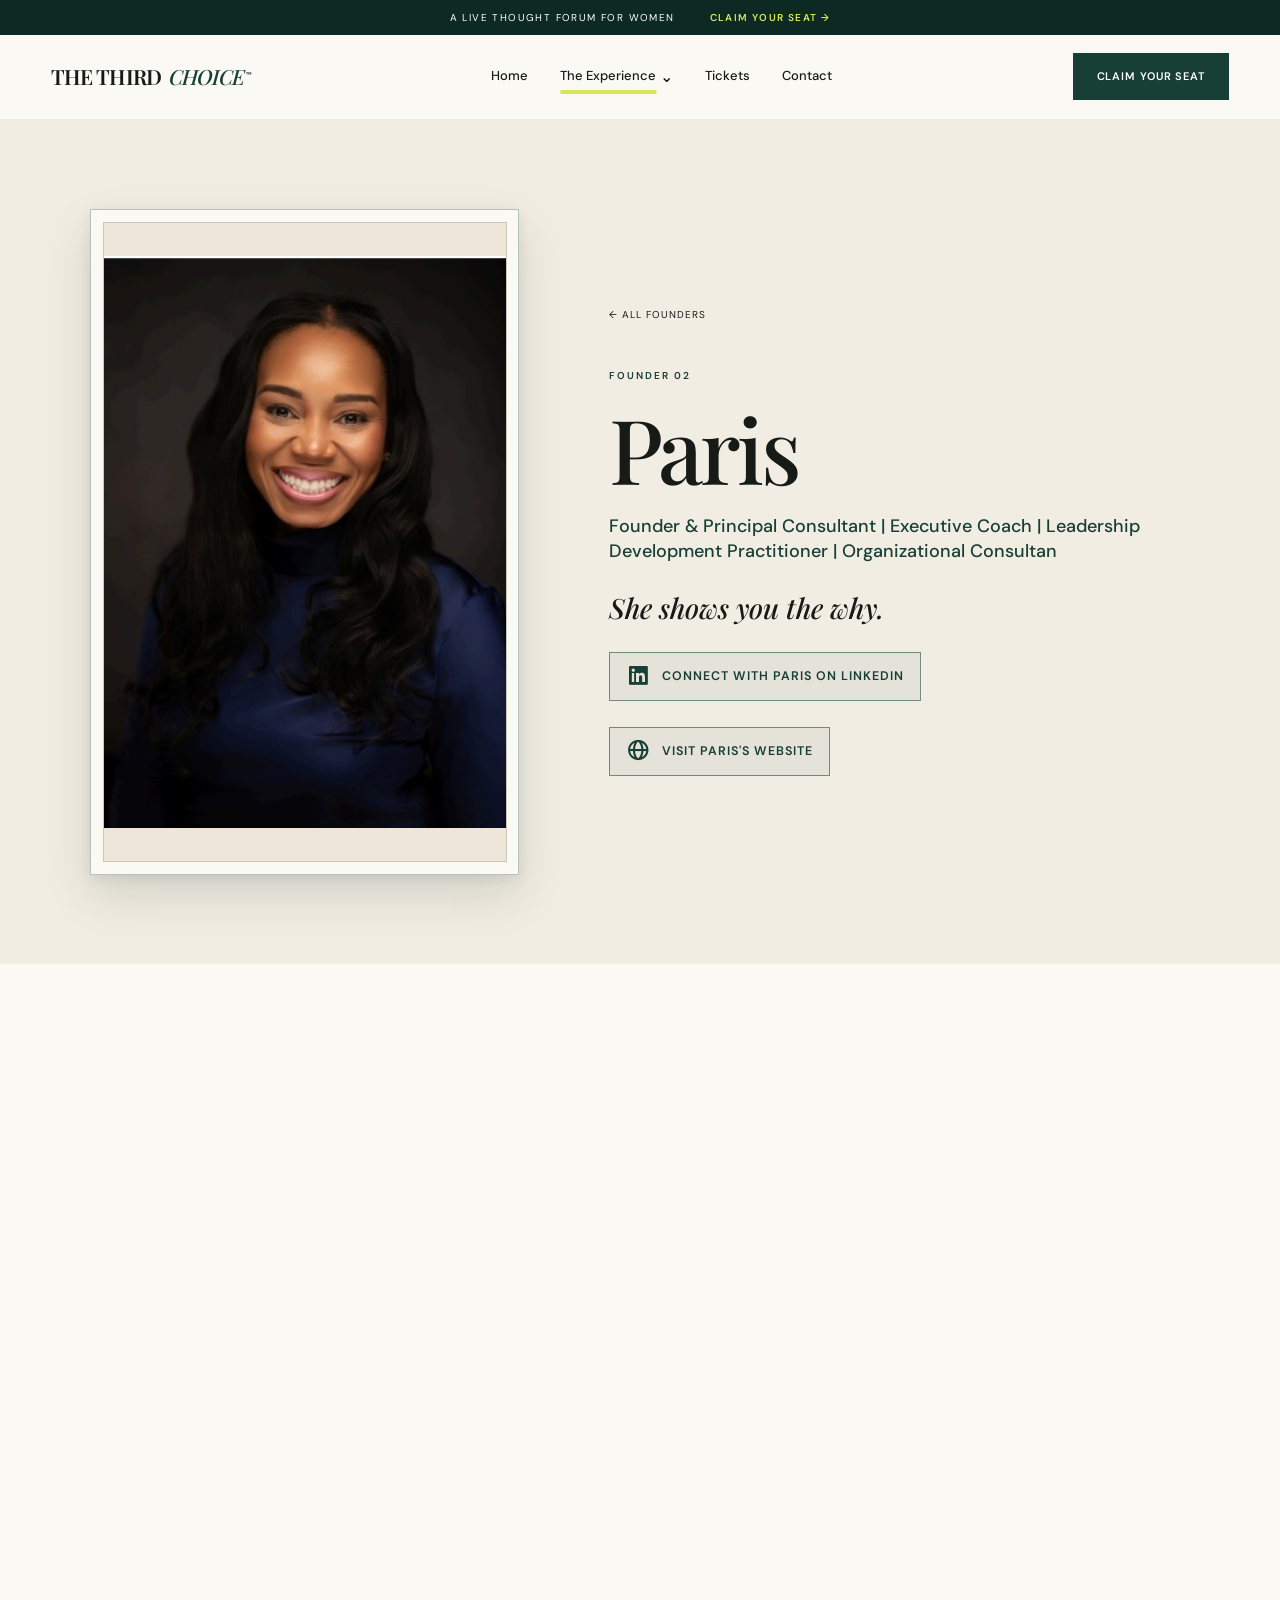
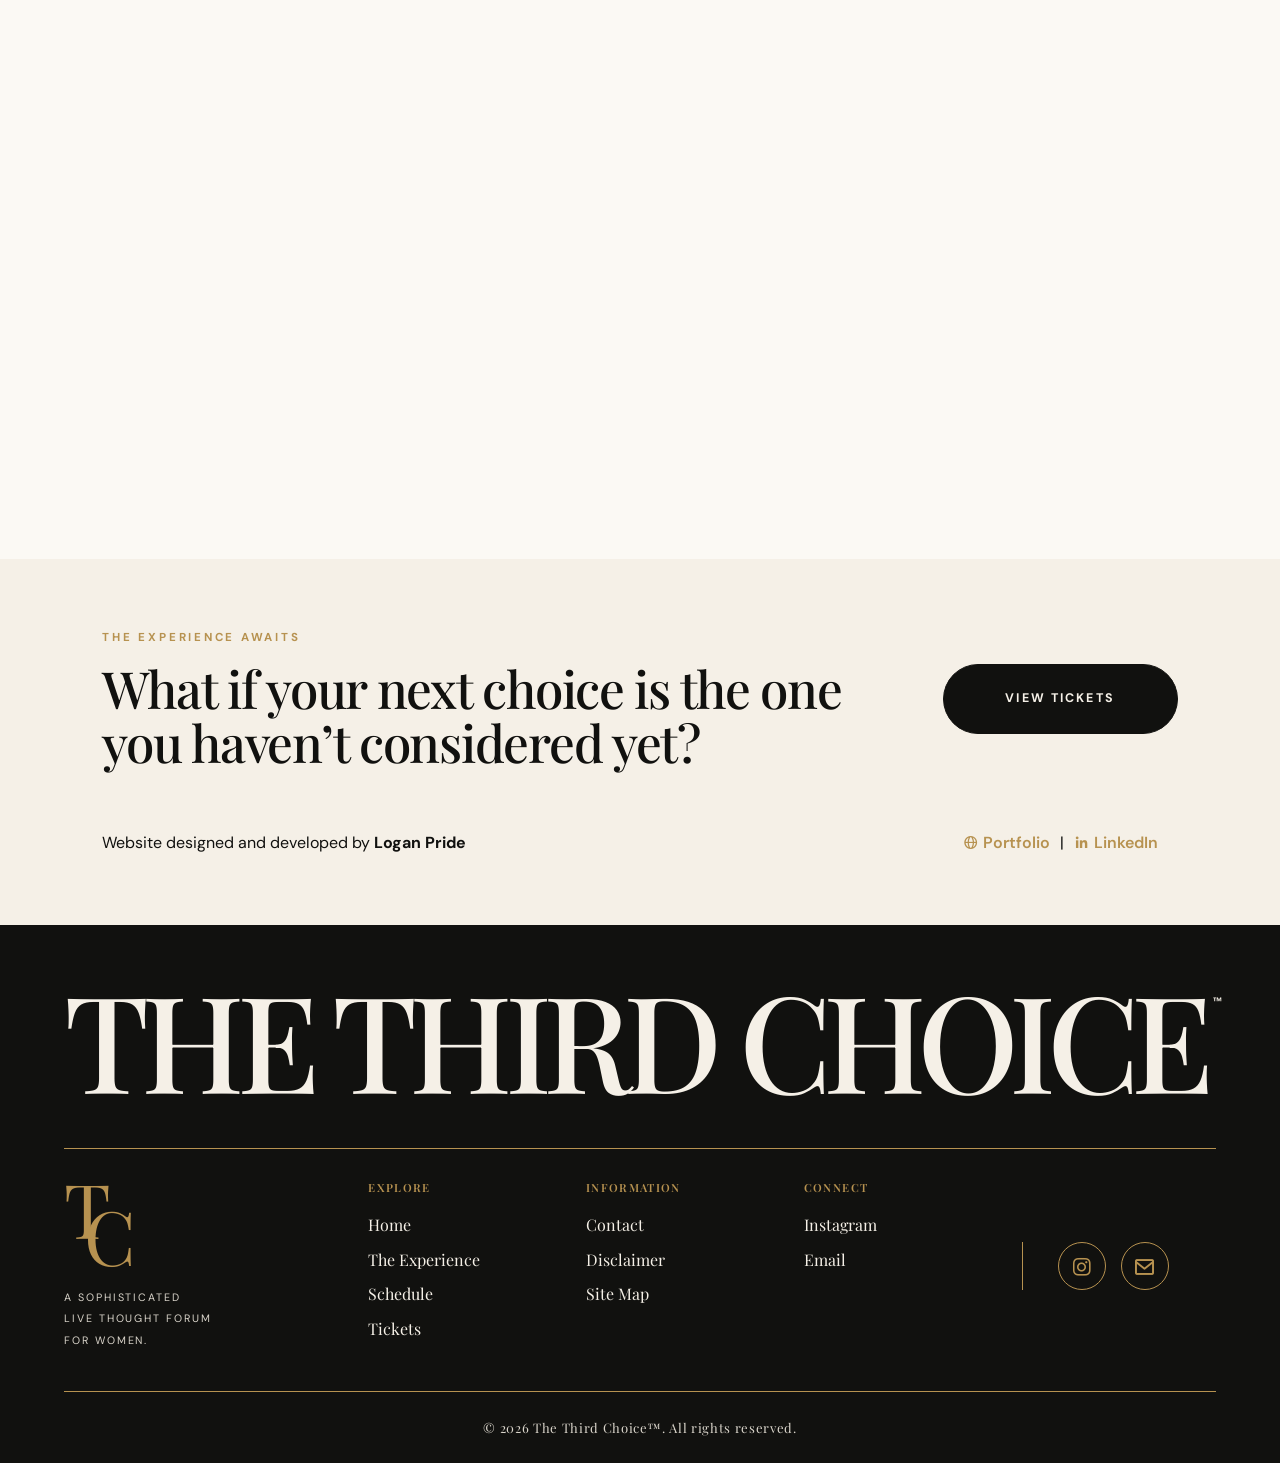
<file: paris.html>
<!DOCTYPE html>
<html lang="en">

<head>
    
  <link
  rel="icon"
  type="image/jpeg"
  href="/images/icon.jpg?v=3"
>

<link
  rel="shortcut icon"
  href="/images/icon.jpg?v=3"
>
  <meta charset="UTF-8">

  <meta
    name="viewport"
    content="width=device-width, initial-scale=1"
  >

  <title>Paris | The Third Choice™</title>

  <link
    rel="preconnect"
    href="https://fonts.googleapis.com"
  >

  <link
    rel="preconnect"
    href="https://fonts.gstatic.com"
    crossorigin
  >

  <link
    href="https://fonts.googleapis.com/css2?family=DM+Sans:wght@400;500;600&family=Playfair+Display:ital,wght@0,500;0,600;1,500&display=swap"
    rel="stylesheet"
  >

  <link
    rel="stylesheet"
    href="https://unpkg.com/boxicons@2.1.4/css/boxicons.min.css"
  >

  <link rel="stylesheet" href="style.css">
</head>

<body data-page="experience">

  <div class="announcement">
    <span>A live thought forum for women</span>

    <a href="tickets.html">
      Claim Your Seat →
    </a>
  </div>

  <header class="site-header">

    <nav class="nav-shell">

      <a class="brand" href="index.html">
        THE THIRD <em>CHOICE</em><sup>™</sup>
      </a>

      <ul class="main-nav" id="main-nav">

        <li>
          <a data-nav="home" href="index.html">
            Home
          </a>
        </li>

        <li class="has-dropdown">

          <a
            data-nav="experience"
            href="experience.html"
          >
            The Experience
          </a>

          <button
            class="dropdown-toggle"
            type="button"
            aria-label="Open Experience menu"
            aria-expanded="false"
          >
            ⌄
          </button>

          <ul class="dropdown">

            <li>
              <a href="experience.html">
                Overview
              </a>
            </li>

            <li>
              <a href="experience.html#founders">
                Meet the Founders
              </a>
            </li>

            <li>
              <a href="schedule.html">
                Schedule &amp; Activation
              </a>
            </li>

          </ul>

        </li>

        <li>
          <a data-nav="tickets" href="tickets.html">
            Tickets
          </a>
        </li>

        <li>
          <a data-nav="contact" href="contact.html">
            Contact
          </a>
        </li>

      </ul>

      <a class="nav-cta" href="tickets.html">
        Claim Your Seat
      </a>

      <button
        class="menu-toggle"
        type="button"
        aria-label="Open menu"
        aria-expanded="false"
        aria-controls="main-nav"
      >
        <i class="bx bx-menu" aria-hidden="true"></i>
      </button>

    </nav>

  </header>

  <main id="main">

    <section class="bio-hero">

      <div class="bio-image">
        <img
          src="images/founderhead2.jpg"
          alt="Portrait of Paris"
        >
      </div>

      <div class="bio-introduction">

        <a
          class="back-link"
          href="experience.html#founders"
        >
          ← All Founders
        </a>

        <p class="eyebrow">
          Founder 02
        </p>

        <h1>Paris</h1>

        <h2>
         Founder & Principal Consultant | Executive Coach | Leadership Development Practitioner | Organizational Consultan
        </h2>

        <p class="bio-lead">
          She shows you the why.
        </p>
        <a
          class="linkedin-link bio-linkedin"
          href="https://www.linkedin.com/in/paris-lampkins-163aa360/"
          target="_blank"
          rel="noopener noreferrer"
          aria-label="Visit Paris Lampkins on LinkedIn"
        >
          <i class="bx bxl-linkedin-square" aria-hidden="true"></i>
          <span>Connect with Paris on LinkedIn</span>
        </a>
       <a
            class="linkedin-link bio-linkedin"
            href="https://www.lampkinsco.com/"
            target="_blank"
            rel="noopener noreferrer"
            aria-label="Visit Paris Lampkins personal website"
        >
                 <i class="bx bx-globe" aria-hidden="true"></i>
                <span>Visit Paris's Website</span>
        </a>

      </div>

    </section>

    <section class="bio-body">
      <aside class="reveal-left">
        <p class="eyebrow">Her story</p>
        <blockquote>
         "When you get these jobs that you have been so brilliantly trained for, 
           just remember that your real job is that if you are free, you need to free somebody else.
            If you have some power, then your job is to empower somebody else.” — Toni Morrison"
        </blockquote>
        
      </aside>

      <article>

        <h2>About Paris</h2>

        <p>
        Paris Lampkins is a career navigation strategist, executive coach, and Founder and Principal Consultant of Lampkins & Co. Her research, lived experience, and professional background led her to create the firm as a safe harbor where Black women can develop and refine their leadership while feeling seen and supported. Her commitment to creating that sense of belonging also shapes her work with leaders across backgrounds, identities, genders, and career stages.

Paris brings more than 15 years of experience across workforce development, education, and leadership development. Through coaching, training, and organizational consulting, she helps people better understand how they lead, navigate workplace challenges, make thoughtful career decisions, and prepare for greater levels of responsibility.

Paris is committed to civic and community leadership. She serves on the boards of Teach For America Ohio, the Euclid Schools Foundation, and Rainey Institute and is an active member of Alpha Kappa Alpha Sorority, Incorporated. She was selected for the inaugural 2026 Cleveland Catalysts Leadership Cohort through the Cleveland Leadership Center and has been recognized by Crain’s Cleveland Business as a 40 Under 40 honoree and a Notable Black Leader.

Paris holds a B.A. in Communication from The University of Akron and an M.Ed. in Adult Learning and Development from Cleveland State University. She is currently a doctoral candidate in Interprofessional Leadership at Kent State University.
        </p>

        <div class="bio-highlights">
<div>
  <small>EXPERIENCE</small>
  <strong>20+ years across education, leadership, organizational development, and consulting</strong>
</div>

<div>
  <small>CALLING</small>
  <strong>To be in partnership with Black women | Sister | Daughter</strong>
</div>

<div>
  <small>COMMUNITY</small>
  <strong>Founder, Lampkins & Co. | Board Member, Teach For America Ohio, Euclid Schools Foundation, and Rainey Institute</strong>
</div>

      </article>

    </section>

    <nav class="bio-next" aria-label="Founder biographies">

     <a href="kodi.html">
        ← Kodi
      </a>
        <a href="niyia.html">
      Next Founder: Niyia → 
      </a>

   

    </nav>

  </main>
 <!-- EDITORIAL FOOTER -->

  <footer class="tc-footer">

    <!-- TICKET INVITATION -->

    <section class="tc-footer-invitation">

      <div class="tc-invitation-copy">

        <p>
          THE EXPERIENCE AWAITS
        </p>

        <h2>
          What if your next choice is the one
          you haven’t considered yet?
        </h2>

      </div>

      <a
        href="tickets.html"
        class="tc-ticket-button"
      >
        VIEW TICKETS
      </a>
     
  <p>
    Website designed and developed by
    <strong>Logan Pride</strong>
  </p>

  <div class="developer-links">

    <a
      href="https://c0derlp.github.io/ "
      target="_blank"
      rel="noopener noreferrer"
    >
      <i class="bx bx-globe"></i>
      Portfolio
    </a>

    <span aria-hidden="true">|</span>

    <a
      href="https://www.linkedin.com/in/logan-pride-65651523a/"
      target="_blank"
      rel="noopener noreferrer"
    >
      <i class="bx bxl-linkedin"></i>
      LinkedIn
    </a>

  </div>

    </section>

    <!-- MAIN FOOTER -->

    <section class="tc-footer-main">

      <a
        href="index.html"
        class="tc-large-logo"
      >
        THE THIRD CHOICE<sup>™</sup>
      </a>

      <div
        class="tc-gold-line"
        aria-hidden="true"
      ></div>

      <div class="tc-footer-content">

        <!-- SMALL BRAND SYMBOL -->

        <div class="tc-brand-column">

          <a
            href="index.html"
            class="tc-symbol"
            aria-label="The Third Choice home"
          >
            <span>T</span>
            <span>C</span>
          </a>

          <p>
            A SOPHISTICATED<br>
            LIVE THOUGHT FORUM<br>
            FOR WOMEN.
          </p>

        </div>

        <!-- EXPLORE LINKS -->

        <nav
          class="tc-footer-column"
          aria-label="Explore"
        >

          <h3>
            EXPLORE
          </h3>

          <a href="index.html">
            Home
          </a>

          <a href="experience.html">
            The Experience
          </a>

          <a href="schedule.html">
            Schedule
          </a>

          <a href="tickets.html">
            Tickets
          </a>

        </nav>

        <!-- INFORMATION LINKS -->

        <nav
          class="tc-footer-column"
          aria-label="Information"
        >

          <h3>
            INFORMATION
          </h3>

          <a href="contact.html">
            Contact
          </a>

          <a href="disclaimer.html">
            Disclaimer
          </a>

          <a href="sitemap.html">
            Site Map
          </a>

        </nav>

        <!-- CONNECT LINKS -->

        <div class="tc-footer-column">

          <h3>
            CONNECT
          </h3>

          <a
            href="https://www.instagram.com/the.third.choice?igsi=MWZ2ZWYzNTJ5ODBuMg=="
            target="_blank"
            rel="noopener noreferrer"
          >
            Instagram
          </a>   
          <a href="mailto:thirdchoice.com">
            Email
          </a>

        </div>

        <!-- SOCIAL ICONS -->

        <div class="tc-social-column">

          <a
            href="https://www.instagram.com/the.third.choice?igsi=MWZ2ZWYzNTJ5ODBuMg=="
            target="_blank"
            rel="noopener noreferrer"
            aria-label="Instagram"
          >
            <i
              class="bx bxl-instagram"
              aria-hidden="true"
            ></i>
          </a>
 

          <a
            href="mailto:thirdchoice@gmail.com"
            aria-label="Email"
          >
            <i
              class="bx bx-envelope"
              aria-hidden="true"
            ></i>
          </a>

        </div>

      </div>

      <div
        class="tc-gold-line tc-bottom-line"
        aria-hidden="true"
      ></div>

      <div class="tc-copyright">

        <p>
          &copy; 2026 The Third Choice™. All rights reserved.
        </p>

      </div>

    </section>

  </footer>


  <script src="script.js"></script>

</body>

</html>
</file>
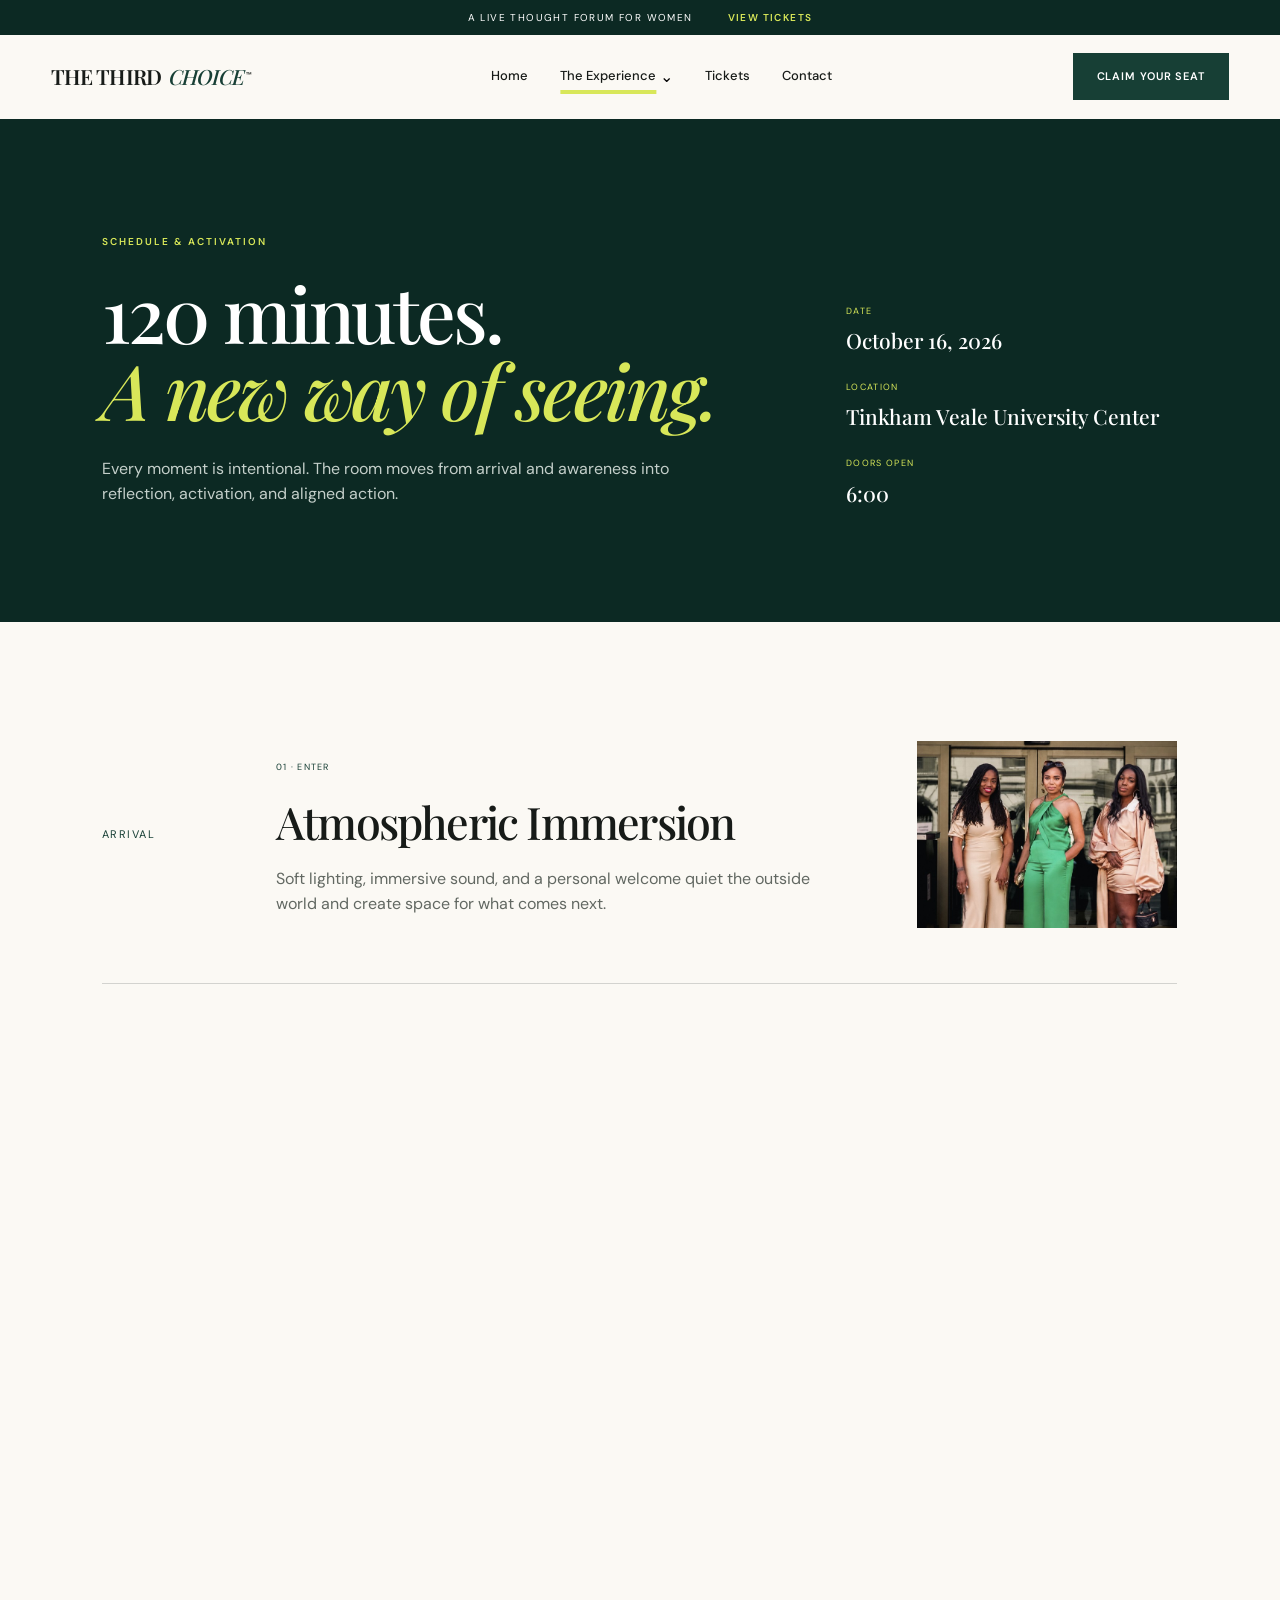
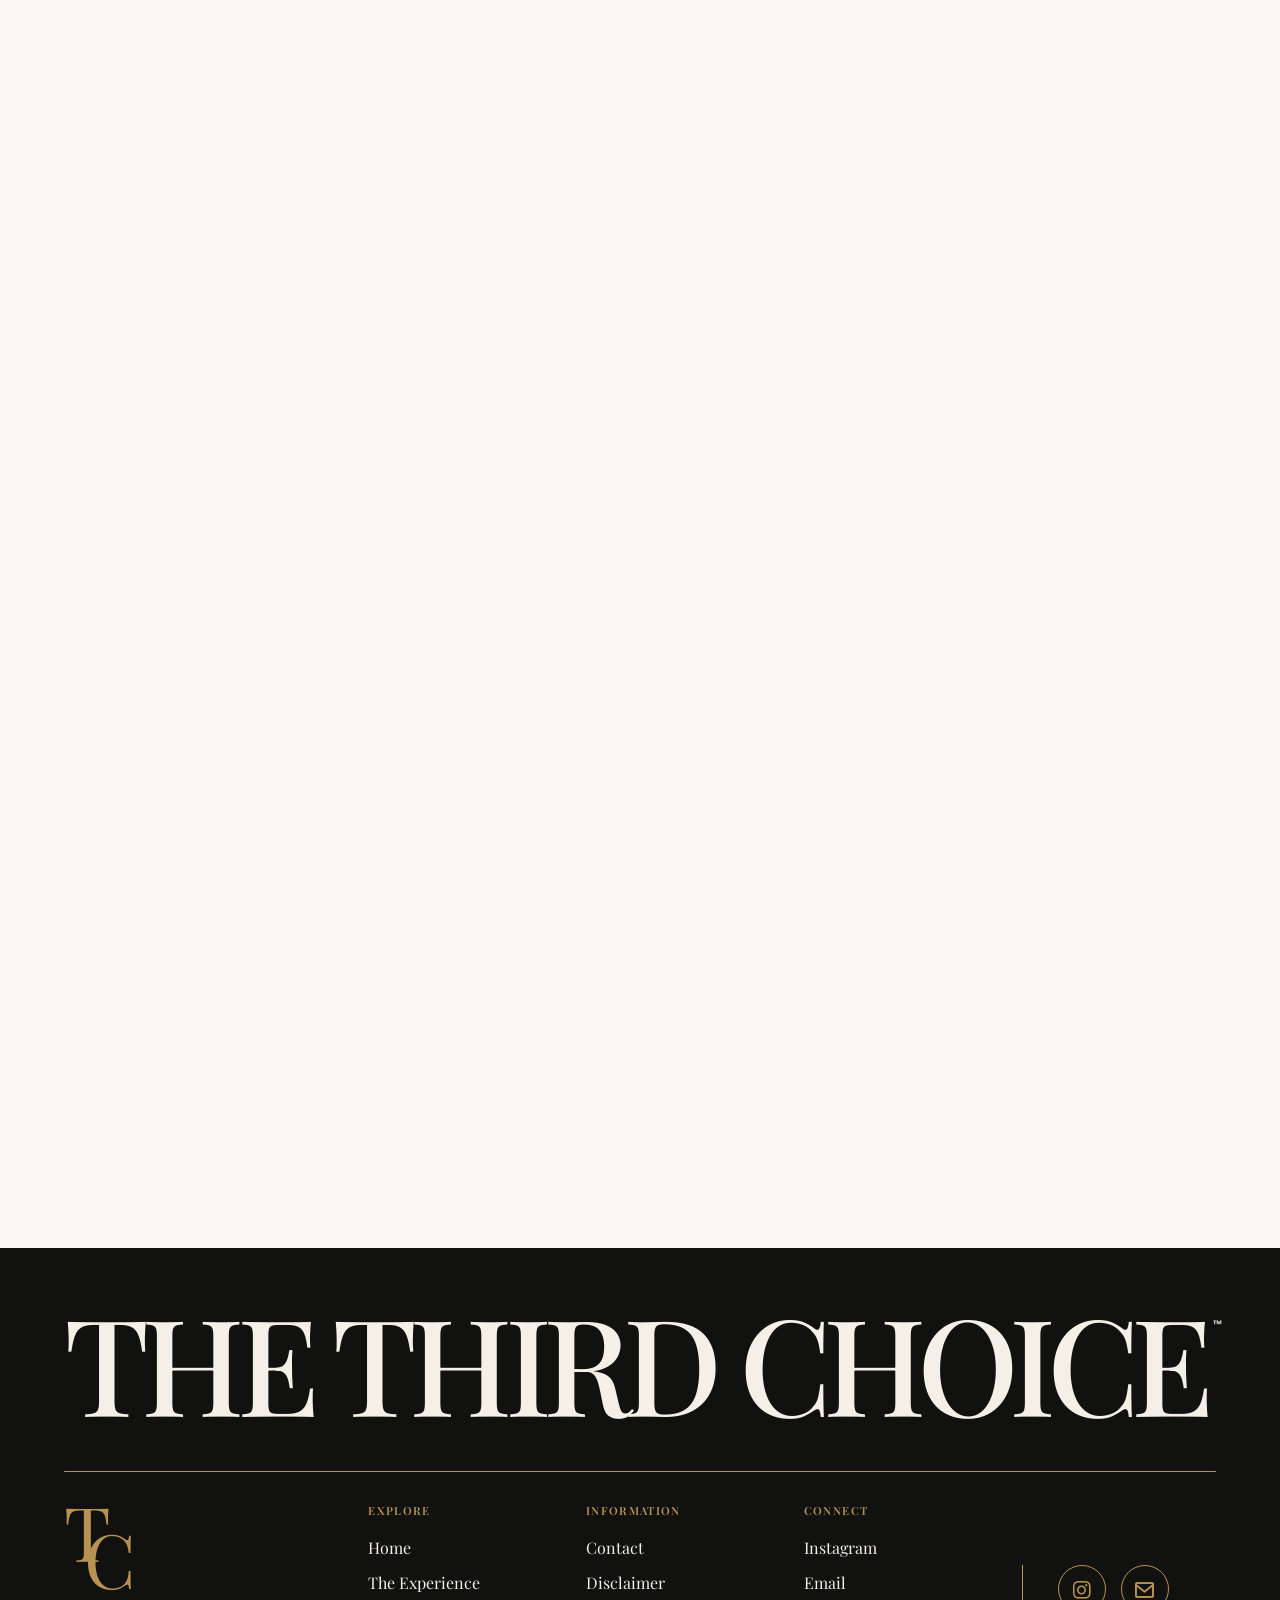
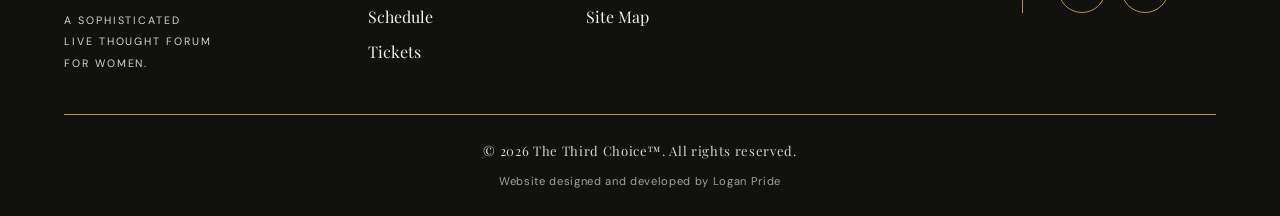
<file: schedule.html>
<!DOCTYPE html>
<html lang="en">

<head>
    <link
  rel="icon"
  type="image/jpeg"
  href="/images/icon.jpg?v=3"
>

<link
  rel="shortcut icon"
  href="/images/icon.jpg?v=3"
>
  <meta charset="UTF-8">

  <meta
    name="viewport"
    content="width=device-width, initial-scale=1"
  >

  <title>Schedule &amp; Activation | The Third Choice™</title>

  <link
    rel="preconnect"
    href="https://fonts.googleapis.com"
  >

  <link
    rel="preconnect"
    href="https://fonts.gstatic.com"
    crossorigin
  >

  <link
    href="https://fonts.googleapis.com/css2?family=DM+Sans:wght@400;500;600&family=Playfair+Display:ital,wght@0,500;0,600;1,500&display=swap"
    rel="stylesheet"
  >

  <link
    rel="stylesheet"
    href="https://unpkg.com/boxicons@2.1.4/css/boxicons.min.css"
  >

  <link
    rel="stylesheet"
    href="style.css"
  >
</head>

<body data-page="experience">

  <a
    class="skip-link"
    href="#main"
  >
    Skip to content
  </a>

  <div class="announcement">
    <span>A live thought forum for women</span>

    <a href="tickets.html">
      View Tickets
    </a>
  </div>

  <header class="site-header">

    <nav class="nav-shell">

      <a
        class="brand"
        href="index.html"
      >
        THE THIRD <em>CHOICE</em><sup>™</sup>
      </a>

      <ul
        class="main-nav"
        id="main-nav"
      >

        <li>
          <a
            data-nav="home"
            href="index.html"
          >
            Home
          </a>
        </li>

        <li class="has-dropdown">

          <a
            data-nav="experience"
            href="experience.html"
          >
            The Experience
          </a>

          <button
            class="dropdown-toggle"
            aria-label="Open Experience menu"
            aria-expanded="false"
          >
            ⌄
          </button>

          <ul class="dropdown">

            <li>
              <a href="experience.html">
                Overview
              </a>
            </li>

            <li>
              <a href="experience.html#founders">
                Meet the Founders
              </a>
            </li>

            <li>
              <a href="schedule.html">
                Schedule &amp; Activation
              </a>
            </li>

            <li>
              <a href="experience.html#questions">
                Questions Worth Asking
              </a>
            </li>

          </ul>

        </li>

        <li>
          <a
            data-nav="tickets"
            href="tickets.html"
          >
            Tickets
          </a>
        </li>

        <li>
          <a
            data-nav="contact"
            href="contact.html"
          >
            Contact
          </a>
        </li>

      </ul>

      <a
        class="nav-cta"
        href="tickets.html"
      >
        Claim Your Seat
      </a>

      <button
        class="menu-toggle"
        aria-label="Open menu"
        aria-expanded="false"
      >
        <i class="bx bx-menu"></i>
      </button>

    </nav>

  </header>

  <main id="main">

    <!-- SCHEDULE HERO -->

    <section class="schedule-hero">

      <div>

        <p class="eyebrow light">
          Schedule &amp; Activation
        </p>

        <h1>
          120 minutes.<br>
          <em>A new way of seeing.</em>
        </h1>

        <p>
          Every moment is intentional. The room moves from arrival
          and awareness into reflection, activation, and aligned action.
        </p>

      </div>

      <div class="schedule-meta">

        <span>DATE</span>
        <strong>October 16, 2026</strong>

        <span>LOCATION</span>
        <strong>Tinkham Veale University Center</strong>

        <span>DOORS OPEN</span>
        <strong>6:00</strong>

      </div>

    </section>

    <!-- SCHEDULE LIST -->

    <section class="schedule-list">

      <!-- ARRIVAL -->

      <article>

        <div class="time">
          Arrival
        </div>

        <div>

          <small>
            01 · ENTER
          </small>

          <h2>
            Atmospheric Immersion
          </h2>

          <p>
            Soft lighting, immersive sound, and a personal welcome
            quiet the outside world and create space for what comes next.
          </p>

        </div>

       

        <img
            src="images/one.jpg"
            alt="Elegant event room prepared for The Third Choice experience"
          >

     

      </article>

      <!-- KEYNOTES -->

      <article>

        <div class="time">
          18 × 3
        </div>

        <div>

          <small>
            02 · LISTEN
          </small>

          <h2>
            The Trilogy Keynotes
          </h2>

          <p>
            Three speakers. Eighteen honest minutes each.
            Evidence, lived experience, and the questions
            that changed how they see.
          </p>

        </div>

        </div>

       

        <img
            src="images/two.jpg"
            alt="Elegant event room prepared for The Third Choice experience"
          >

     

      </article>

      <!-- REFLECTION -->

      <article>

        <div class="time">
          Pause
        </div>

        <div>

          <small>
            03 · REFLECT
          </small>

          <h2>
            Collective Activation
          </h2>

          <p>
            A guided, uninterrupted moment to identify the hidden
            assumption shaping your next decision—and the possibility
            beyond it.
          </p>

        </div>

         </div>

       

        <img
            src="images/three.jpg"
            alt="Elegant event room prepared for The Third Choice experience"
          >

     

      </article>


      <!-- CLOSING -->

      <article>

        <div class="time">
          Close
        </div>

        <div>

          <small>
            04 · MOVE
          </small>

          <h2>
            The Genesis Close
          </h2>

          <p>
            A high-impact final charge from the stage, a practical
            next step, and a room of women prepared to move differently.
          </p>

      </div>

       

        <img
            src="images/4.jpg"
            alt="Elegant event room prepared for The Third Choice experience"
          >

     

      </article>

    </section>

    <!-- TAKEAWAY SECTION -->

    <section class="takeaway">

      <p class="eyebrow">
        What you carry home
      </p>

      <h2>
        Insight becomes useful<br>
        <em>when it changes a decision.</em>
      </h2>

      <div>
        <span>A clearer lens</span>
        <span>An unshakeable voice</span>
        <span>An expanded reality</span>
        <span>Practical frameworks</span>
      </div>

    </section>

    <!-- PAGE CALL TO ACTION -->

    <section class="page-cta">

      <h2>
        Your next choice begins here.
      </h2>

      <div>

        <a
          class="btn btn-lime"
          href="tickets.html"
        >
          Claim Your Seat
        </a>

        <a
          class="arrow-link light"
          href="experience.html"
        >
          Return to the experience →
        </a>

      </div>

    </section>

  </main>

  <!-- EDITORIAL FOOTER -->

  <footer class="tc-footer">

    <!-- MAIN FOOTER -->

    <section class="tc-footer-main">

      <a
        href="index.html"
        class="tc-large-logo"
      >
        THE THIRD CHOICE<sup>™</sup>
      </a>

      <div
        class="tc-gold-line"
        aria-hidden="true"
      ></div>

      <div class="tc-footer-content">

        <!-- SMALL BRAND SYMBOL -->

        <div class="tc-brand-column">

          <a
            href="index.html"
            class="tc-symbol"
            aria-label="The Third Choice home"
          >
            <span>T</span>
            <span>C</span>
          </a>

          <p>
            A SOPHISTICATED<br>
            LIVE THOUGHT FORUM<br>
            FOR WOMEN.
          </p>

        </div>

        <!-- EXPLORE LINKS -->

        <nav
          class="tc-footer-column"
          aria-label="Explore"
        >

          <h3>
            EXPLORE
          </h3>

          <a href="index.html">
            Home
          </a>

          <a href="experience.html">
            The Experience
          </a>

          <a href="schedule.html">
            Schedule
          </a>

          <a href="tickets.html">
            Tickets
          </a>

        </nav>

        <!-- INFORMATION LINKS -->

        <nav
          class="tc-footer-column"
          aria-label="Information"
        >

          <h3>
            INFORMATION
          </h3>

          <a href="contact.html">
            Contact
          </a>

          <a href="disclaimer.html">
            Disclaimer
          </a>

          <a href="sitemap.html">
            Site Map
          </a>

        </nav>

        <!-- CONNECT LINKS -->

        <div class="tc-footer-column">

          <h3>
            CONNECT
          </h3>

          <a
            href="https://www.instagram.com/the.third.choice?igsi=MWZ2ZWYzNTJ5ODBuMg=="
            target="_blank"
            rel="noopener noreferrer"
          >
            Instagram
          </a>   
          <a href="mailto:thirdchoice.com">
            Email
          </a>

        </div>

        <!-- SOCIAL ICONS -->

        <div class="tc-social-column">

          <a
            href="https://www.instagram.com/the.third.choice?igsi=MWZ2ZWYzNTJ5ODBuMg=="
            target="_blank"
            rel="noopener noreferrer"
            aria-label="Instagram"
          >
            <i
              class="bx bxl-instagram"
              aria-hidden="true"
            ></i>
          </a>
 

          <a
            href="mailto:thirdchoice@gmail.com"
            aria-label="Email"
          >
            <i
              class="bx bx-envelope"
              aria-hidden="true"
            ></i>
          </a>

        </div>

      </div>

      <div
        class="tc-gold-line tc-bottom-line"
        aria-hidden="true"
      ></div>

      <div class="tc-copyright">

        <p>
          &copy; 2026 The Third Choice™. All rights reserved.
        </p>

      </div>
      <p class="developer-credit">
          Website designed and developed by
          <a
           href="https://c0derlp.github.io/"
           target="_blank"
            rel="noopener noreferrer"
             >
            Logan Pride
  </a>
</p>

    </section>

  </footer>

  <script src="script.js"></script>

</body>

</html>
</file>
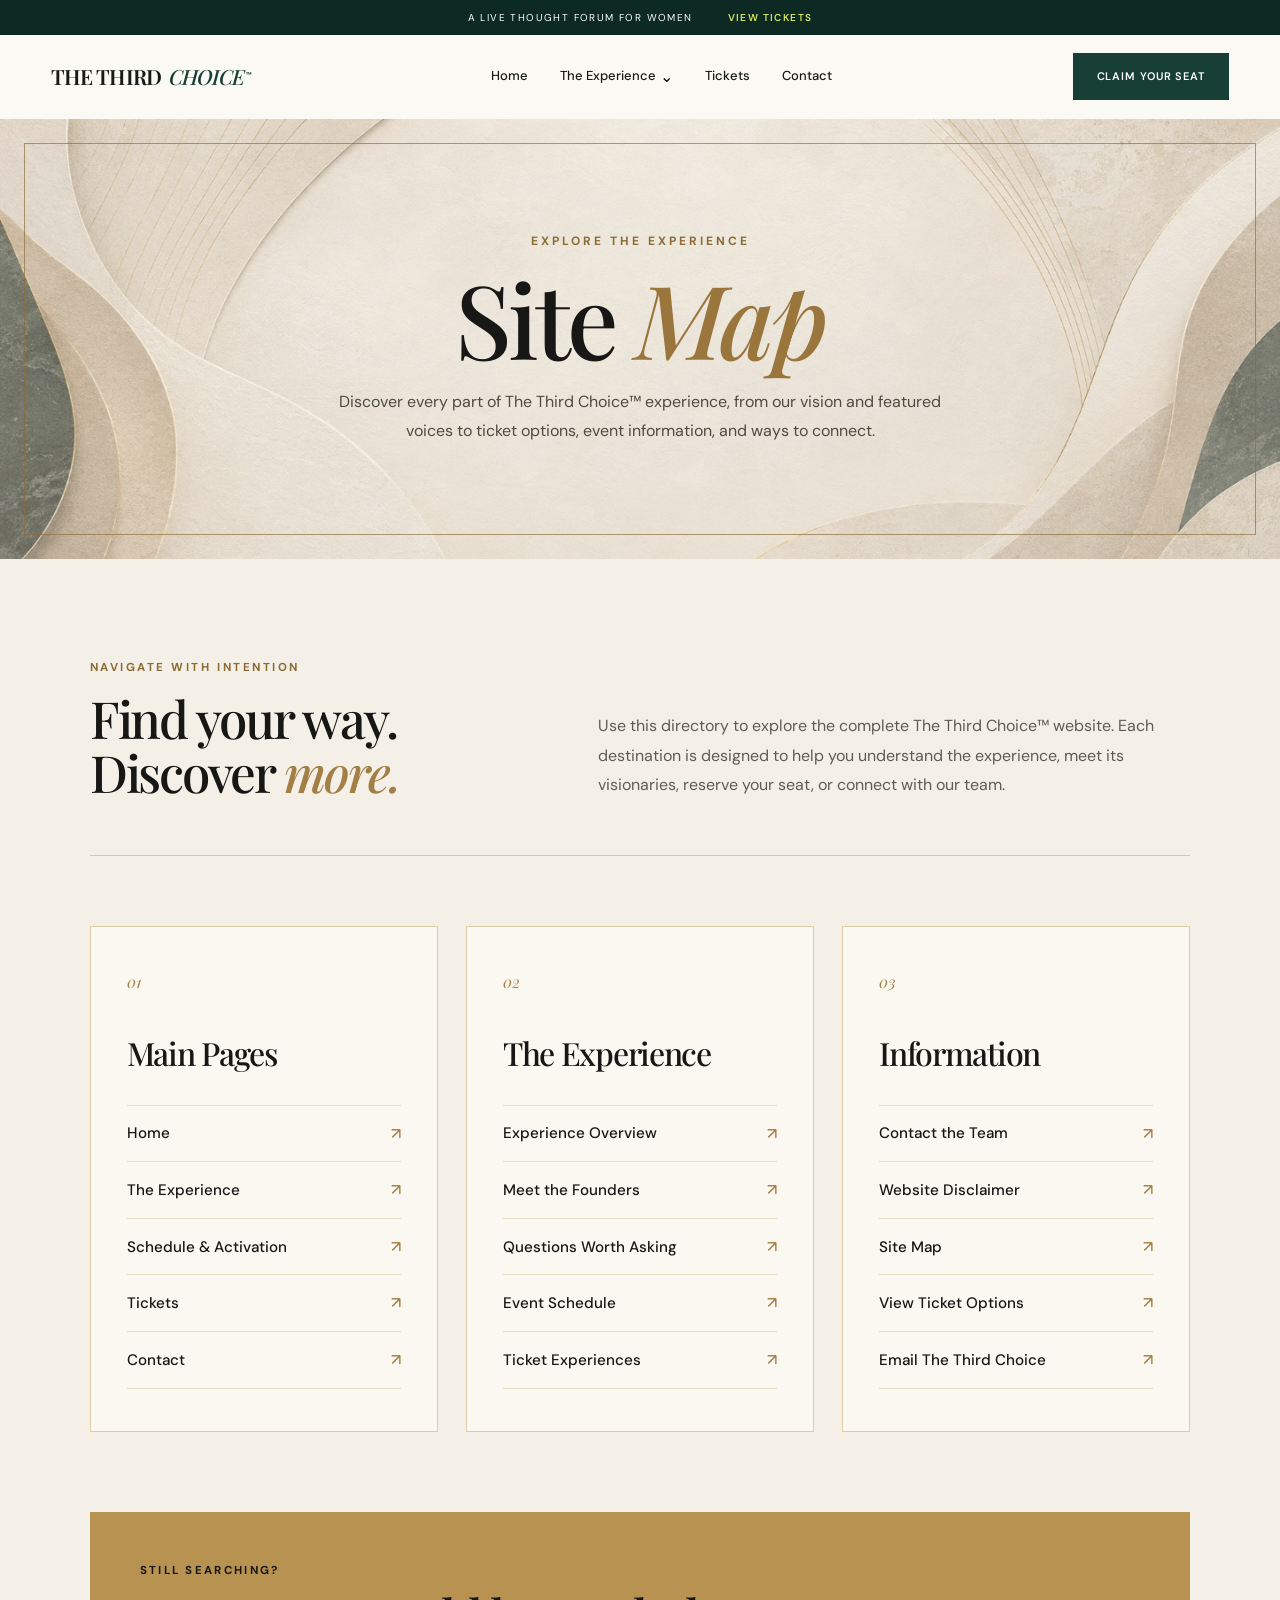
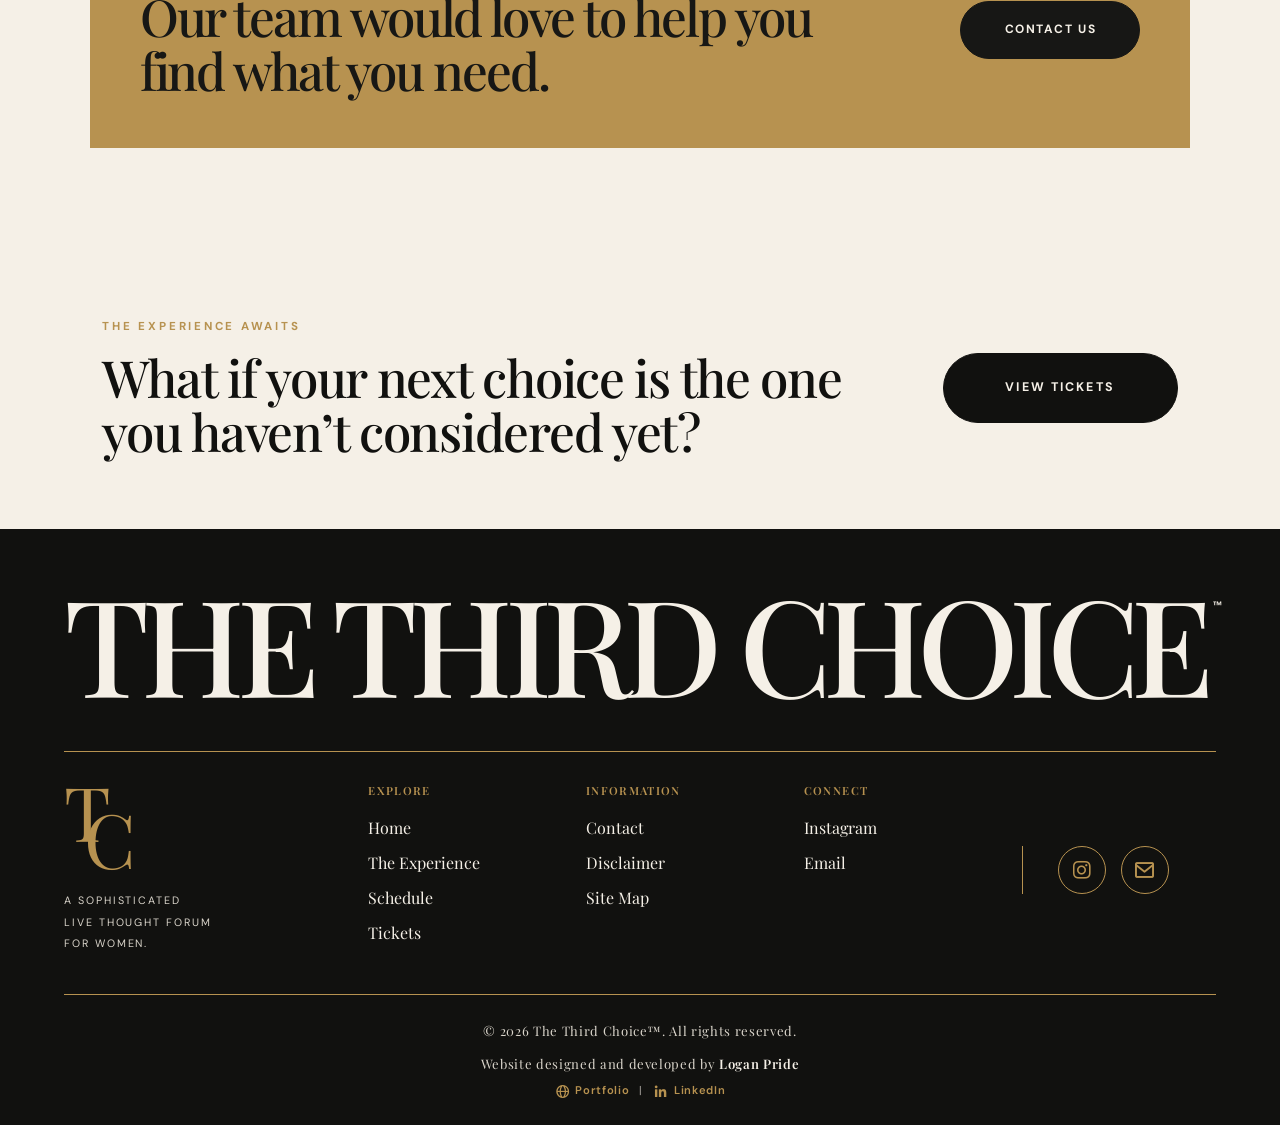
<file: sitemap.html>
<!DOCTYPE html>
<html lang="en">

<head>
  <meta charset="UTF-8">

  <meta
    name="viewport"
    content="width=device-width, initial-scale=1"
  >

  <meta
    name="description"
    content="Explore every page and resource available on The Third Choice™ website."
  >

  <title>Site Map | The Third Choice™</title>

  <link
    rel="icon"
    type="image/jpeg"
    href="images/icon.jpg?v=3"
  >

  <link
    rel="shortcut icon"
    href="images/icon.jpg?v=3"
  >

  <link
    rel="preconnect"
    href="https://fonts.googleapis.com"
  >

  <link
    rel="preconnect"
    href="https://fonts.gstatic.com"
    crossorigin
  >

  <link
    href="https://fonts.googleapis.com/css2?family=DM+Sans:wght@400;500;600;700&family=Playfair+Display:ital,wght@0,400;0,500;0,600;1,500&display=swap"
    rel="stylesheet"
  >

  <link
    rel="stylesheet"
    href="https://unpkg.com/boxicons@2.1.4/css/boxicons.min.css"
  >

  <link
    rel="stylesheet"
    href="style.css"
  >

  <!-- SITE MAP PAGE STYLING -->

  <style>
    .sitemap-hero {
      position: relative;
      display: grid;
      min-height: 440px;
      place-items: center;
      overflow: hidden;
      padding: 90px 30px;
      background:
        linear-gradient(
          rgba(245, 240, 231, 0.18),
          rgba(245, 240, 231, 0.30)
        ),
        url("images/sitemap-neautral.jpg") center / cover no-repeat;
      color: #171715;
      text-align: center;
    }

    .sitemap-hero::before {
      content: "";
      position: absolute;
      inset: 24px;
      border: 1px solid rgba(140, 107, 53, 0.65);
      pointer-events: none;
    }

    .sitemap-hero-content {
      position: relative;
      z-index: 1;
      width: min(760px, 100%);
    }

    .sitemap-hero .eyebrow {
      margin: 0 0 18px;
      color: #8c6b35;
      font-size: 0.75rem;
      font-weight: 700;
      letter-spacing: 0.25em;
      text-transform: uppercase;
    }

    .sitemap-hero h1 {
      margin: 0 0 22px;
      font-family: "Playfair Display", serif;
      font-size: clamp(3.5rem, 8vw, 7rem);
      font-weight: 500;
      line-height: 0.95;
    }

    .sitemap-hero h1 em {
      color: #9a763c;
      font-weight: 500;
    }

    .sitemap-hero-content > p:last-child {
      max-width: 630px;
      margin: 0 auto;
      color: #4f4a43;
      font-size: 1rem;
      line-height: 1.8;
    }

    .sitemap-directory {
      padding: 100px clamp(24px, 7vw, 120px);
      background: #f5f0e7;
      color: #171715;
    }

    .sitemap-introduction {
      display: grid;
      grid-template-columns: minmax(0, 0.85fr) minmax(0, 1.15fr);
      gap: 70px;
      max-width: 1200px;
      margin: 0 auto 70px;
      padding-bottom: 55px;
      border-bottom: 1px solid rgba(183, 146, 80, 0.45);
    }

    .sitemap-introduction .eyebrow {
      margin: 0 0 15px;
      color: #8c6b35;
      font-size: 0.72rem;
      font-weight: 700;
      letter-spacing: 0.22em;
      text-transform: uppercase;
    }

    .sitemap-introduction h2 {
      margin: 0;
      font-family: "Playfair Display", serif;
      font-size: clamp(2.3rem, 4vw, 4.3rem);
      font-weight: 500;
      line-height: 1.05;
    }

    .sitemap-introduction h2 em {
      color: #a27f44;
      font-weight: 500;
    }

    .sitemap-introduction > p {
      align-self: end;
      max-width: 580px;
      margin: 0;
      color: #5f5b54;
      font-size: 1rem;
      line-height: 1.85;
    }

    .sitemap-grid {
      display: grid;
      grid-template-columns: repeat(3, minmax(0, 1fr));
      gap: 28px;
      max-width: 1200px;
      margin: 0 auto;
    }

    .sitemap-card {
      position: relative;
      min-height: 430px;
      padding: 42px 36px;
      border: 1px solid rgba(183, 146, 80, 0.45);
      background: #fbf8f2;
      transition:
        background 0.3s ease,
        color 0.3s ease,
        transform 0.3s ease;
    }

    .sitemap-card:hover {
      background: #171715;
      color: #f5f0e7;
      transform: translateY(-6px);
    }

    .sitemap-card-number {
      display: block;
      margin-bottom: 32px;
      color: #a27f44;
      font-family: "Playfair Display", serif;
      font-size: 1rem;
      font-style: italic;
    }

    .sitemap-card h2 {
      margin: 0 0 27px;
      font-family: "Playfair Display", serif;
      font-size: 2rem;
      font-weight: 500;
    }

    .sitemap-card ul {
      margin: 0;
      padding: 0;
      list-style: none;
    }

    .sitemap-card li {
      padding: 15px 0;
      border-top: 1px solid rgba(183, 146, 80, 0.28);
    }

    .sitemap-card li:last-child {
      border-bottom: 1px solid rgba(183, 146, 80, 0.28);
    }

    .sitemap-card a {
      display: flex;
      justify-content: space-between;
      align-items: center;
      gap: 15px;
      color: inherit;
      font-size: 0.95rem;
      font-weight: 500;
      text-decoration: none;
    }

    .sitemap-card a::after {
      content: "↗";
      flex: 0 0 auto;
      color: #a27f44;
      font-size: 1rem;
      transition: transform 0.25s ease;
    }

    .sitemap-card a:hover {
      color: #c4a66f;
    }

    .sitemap-card a:hover::after {
      transform: translate(3px, -3px);
    }

    .sitemap-help {
      display: grid;
      grid-template-columns: minmax(0, 1fr) auto;
      align-items: center;
      gap: 45px;
      max-width: 1200px;
      margin: 80px auto 0;
      padding: 50px;
      background: #b79250;
      color: #171715;
    }

    .sitemap-help p {
      margin: 0 0 10px;
      font-size: 0.72rem;
      font-weight: 700;
      letter-spacing: 0.2em;
      text-transform: uppercase;
    }

    .sitemap-help h2 {
      max-width: 700px;
      margin: 0;
      font-family: "Playfair Display", serif;
      font-size: clamp(2rem, 4vw, 3.4rem);
      font-weight: 500;
      line-height: 1.05;
    }

    .sitemap-help-button {
      display: inline-flex;
      min-width: 180px;
      min-height: 58px;
      justify-content: center;
      align-items: center;
      padding: 15px 28px;
      border: 1px solid #171715;
      border-radius: 999px;
      background: #171715;
      color: #f5f0e7;
      font-size: 0.75rem;
      font-weight: 700;
      letter-spacing: 0.13em;
      text-decoration: none;
      text-transform: uppercase;
      transition:
        background 0.3s ease,
        color 0.3s ease,
        transform 0.3s ease;
    }

    .sitemap-help-button:hover {
      background: transparent;
      color: #171715;
      transform: translateY(-3px);
    }

    @media (max-width: 900px) {
      .sitemap-introduction {
        grid-template-columns: 1fr;
        gap: 30px;
      }

      .sitemap-grid {
        grid-template-columns: 1fr 1fr;
      }

      .sitemap-card:last-child {
        grid-column: 1 / -1;
      }

      .sitemap-help {
        grid-template-columns: 1fr;
      }

      .sitemap-help-button {
        width: fit-content;
      }
    }

    @media (max-width: 620px) {
      .sitemap-hero {
        min-height: 360px;
        padding: 70px 24px;
      }

      .sitemap-hero::before {
        inset: 14px;
      }

      .sitemap-directory {
        padding: 70px 24px;
      }

      .sitemap-grid {
        grid-template-columns: 1fr;
      }

      .sitemap-card,
      .sitemap-card:last-child {
        grid-column: auto;
        min-height: auto;
      }

      .sitemap-help {
        margin-top: 55px;
        padding: 38px 26px;
      }

      .sitemap-help-button {
        width: 100%;
      }
    }
  </style>
</head>

<body data-page="sitemap">

  <a
    class="skip-link"
    href="#main"
  >
    Skip to content
  </a>

  <!-- ANNOUNCEMENT -->

  <div class="announcement">

    <span>
      A live thought forum for women
    </span>

    <a href="tickets.html">
      View Tickets
    </a>

  </div>

  <!-- HEADER -->

  <header class="site-header">

    <nav
      class="nav-shell"
      aria-label="Main navigation"
    >

      <a
        class="brand"
        href="index.html"
      >
        THE THIRD <em>CHOICE</em><sup>™</sup>
      </a>

      <ul
        class="main-nav"
        id="main-nav"
      >

        <li>
          <a
            data-nav="home"
            href="index.html"
          >
            Home
          </a>
        </li>

        <li class="has-dropdown">

          <a
            data-nav="experience"
            href="experience.html"
          >
            The Experience
          </a>

          <button
            class="dropdown-toggle"
            type="button"
            aria-label="Open Experience menu"
            aria-expanded="false"
          >
            ⌄
          </button>

          <ul class="dropdown">

            <li>
              <a href="experience.html">
                Overview
              </a>
            </li>

            <li>
              <a href="experience.html#founders">
                Meet the Founders
              </a>
            </li>

            <li>
              <a href="schedule.html">
                Schedule &amp; Activation
              </a>
            </li>

            <li>
              <a href="experience.html#questions">
                Questions Worth Asking
              </a>
            </li>

          </ul>

        </li>

        <li>
          <a
            data-nav="tickets"
            href="tickets.html"
          >
            Tickets
          </a>
        </li>

        <li>
          <a
            data-nav="contact"
            href="contact.html"
          >
            Contact
          </a>
        </li>

      </ul>

      <a
        class="nav-cta"
        href="tickets.html"
      >
        Claim Your Seat
      </a>

      <button
        class="menu-toggle"
        type="button"
        aria-label="Open menu"
        aria-expanded="false"
        aria-controls="main-nav"
      >
        <i
          class="bx bx-menu"
          aria-hidden="true"
        ></i>
      </button>

    </nav>

  </header>

  <main id="main">

    <!-- SITE MAP HERO -->

    <section class="sitemap-hero">

      <div class="sitemap-hero-content">

        <p class="eyebrow">
          Explore the experience
        </p>

        <h1>
          Site <em>Map</em>
        </h1>

        <p>
          Discover every part of The Third Choice™ experience,
          from our vision and featured voices to ticket options,
          event information, and ways to connect.
        </p>

      </div>

    </section>

    <!-- WEBSITE DIRECTORY -->

    <section class="sitemap-directory">

      <div class="sitemap-introduction">

        <div>

          <p class="eyebrow">
            Navigate with intention
          </p>

          <h2>
            Find your way.<br>
            Discover <em>more.</em>
          </h2>

        </div>

        <p>
          Use this directory to explore the complete
          The Third Choice™ website. Each destination is
          designed to help you understand the experience,
          meet its visionaries, reserve your seat, or connect
          with our team.
        </p>

      </div>

      <div class="sitemap-grid">

        <!-- MAIN PAGES -->

        <article class="sitemap-card">

          <span class="sitemap-card-number">
            01
          </span>

          <h2>
            Main Pages
          </h2>

          <ul>

            <li>
              <a href="index.html">
                Home
              </a>
            </li>

            <li>
              <a href="experience.html">
                The Experience
              </a>
            </li>

            <li>
              <a href="schedule.html">
                Schedule &amp; Activation
              </a>
            </li>

            <li>
              <a href="tickets.html">
                Tickets
              </a>
            </li>

            <li>
              <a href="contact.html">
                Contact
              </a>
            </li>

          </ul>

        </article>

        <!-- EXPERIENCE -->

        <article class="sitemap-card">

          <span class="sitemap-card-number">
            02
          </span>

          <h2>
            The Experience
          </h2>

          <ul>

            <li>
              <a href="experience.html">
                Experience Overview
              </a>
            </li>

            <li>
              <a href="experience.html#founders">
                Meet the Founders
              </a>
            </li>

            <li>
              <a href="experience.html#questions">
                Questions Worth Asking
              </a>
            </li>

            <li>
              <a href="schedule.html">
                Event Schedule
              </a>
            </li>

            <li>
              <a href="tickets.html">
                Ticket Experiences
              </a>
            </li>

          </ul>

        </article>

        <!-- INFORMATION -->

        <article class="sitemap-card">

          <span class="sitemap-card-number">
            03
          </span>

          <h2>
            Information
          </h2>

          <ul>

            <li>
              <a href="contact.html">
                Contact the Team
              </a>
            </li>

            <li>
              <a href="disclaimer.html">
                Website Disclaimer
              </a>
            </li>

            <li>
              <a href="sitemap.html">
                Site Map
              </a>
            </li>

            <li>
              <a href="tickets.html">
                View Ticket Options
              </a>
            </li>

            <li>
              <a
                href="mailto:thirdchoice@gmail.com"
              >
                Email The Third Choice
              </a>
            </li>

          </ul>

        </article>

      </div>

      <!-- HELP SECTION -->

      <div class="sitemap-help">

        <div>

          <p>
            Still searching?
          </p>

          <h2>
            Our team would love to help you find what you need.
          </h2>

        </div>

        <a
          class="sitemap-help-button"
          href="contact.html"
        >
          Contact Us
        </a>

      </div>

    </section>

  </main>

  <!-- EDITORIAL FOOTER -->

  <footer class="tc-footer">

    <!-- TICKET INVITATION -->

    <section class="tc-footer-invitation">

      <div class="tc-invitation-copy">

        <p>
          THE EXPERIENCE AWAITS
        </p>

        <h2>
          What if your next choice is the one
          you haven’t considered yet?
        </h2>

      </div>

      <a
        href="tickets.html"
        class="tc-ticket-button"
      >
        VIEW TICKETS
      </a>

    </section>

    <!-- MAIN FOOTER -->

    <section class="tc-footer-main">

      <a
        href="index.html"
        class="tc-large-logo"
      >
        THE THIRD CHOICE<sup>™</sup>
      </a>

      <div
        class="tc-gold-line"
        aria-hidden="true"
      ></div>

      <div class="tc-footer-content">

        <!-- SMALL BRAND SYMBOL -->

        <div class="tc-brand-column">

          <a
            href="index.html"
            class="tc-symbol"
            aria-label="The Third Choice home"
          >
            <span>T</span>
            <span>C</span>
          </a>

          <p>
            A SOPHISTICATED<br>
            LIVE THOUGHT FORUM<br>
            FOR WOMEN.
          </p>

        </div>

        <!-- EXPLORE LINKS -->

        <nav
          class="tc-footer-column"
          aria-label="Explore"
        >

          <h3>
            EXPLORE
          </h3>

          <a href="index.html">
            Home
          </a>

          <a href="experience.html">
            The Experience
          </a>

          <a href="schedule.html">
            Schedule
          </a>

          <a href="tickets.html">
            Tickets
          </a>

        </nav>

        <!-- INFORMATION LINKS -->

        <nav
          class="tc-footer-column"
          aria-label="Information"
        >

          <h3>
            INFORMATION
          </h3>

          <a href="contact.html">
            Contact
          </a>

          <a href="disclaimer.html">
            Disclaimer
          </a>

          <a href="sitemap.html">
            Site Map
          </a>

        </nav>

        <!-- CONNECT LINKS -->

        <div class="tc-footer-column">

          <h3>
            CONNECT
          </h3>

          <a
            href="https://www.instagram.com/the.third.choice?igsi=MWZ2ZWYzNTJ5ODBuMg=="
            target="_blank"
            rel="noopener noreferrer"
          >
            Instagram
          </a>

          <a href="mailto:thirdchoice@gmail.com">
            Email
          </a>

        </div>

        <!-- SOCIAL ICONS -->

        <div class="tc-social-column">

          <a
            href="https://www.instagram.com/the.third.choice?igsi=MWZ2ZWYzNTJ5ODBuMg=="
            target="_blank"
            rel="noopener noreferrer"
            aria-label="Instagram"
          >
            <i
              class="bx bxl-instagram"
              aria-hidden="true"
            ></i>
          </a>

          <a
            href="mailto:thirdchoice@gmail.com"
            aria-label="Email"
          >
            <i
              class="bx bx-envelope"
              aria-hidden="true"
            ></i>
          </a>

        </div>

      </div>

      <div
        class="tc-gold-line tc-bottom-line"
        aria-hidden="true"
      ></div>

      <div class="tc-copyright">

        <p>
          &copy; 2026 The Third Choice™. All rights reserved.
        </p>
        <div class="developer-credit">

  <p>
    Website designed and developed by
    <strong>Logan Pride</strong>
  </p>

  <div class="developer-links">

    <a
      href="https://c0derlp.github.io/ "
      target="_blank"
      rel="noopener noreferrer"
    >
      <i class="bx bx-globe"></i>
      Portfolio
    </a>

    <span aria-hidden="true">|</span>

    <a
      href="https://www.linkedin.com/in/logan-pride-65651523a/"
      target="_blank"
      rel="noopener noreferrer"
    >
      <i class="bx bxl-linkedin"></i>
      LinkedIn
    </a>

  </div>

      </div>

    </section>

  </footer>

  <script src="script.js"></script>

</body>

</html>
</file>
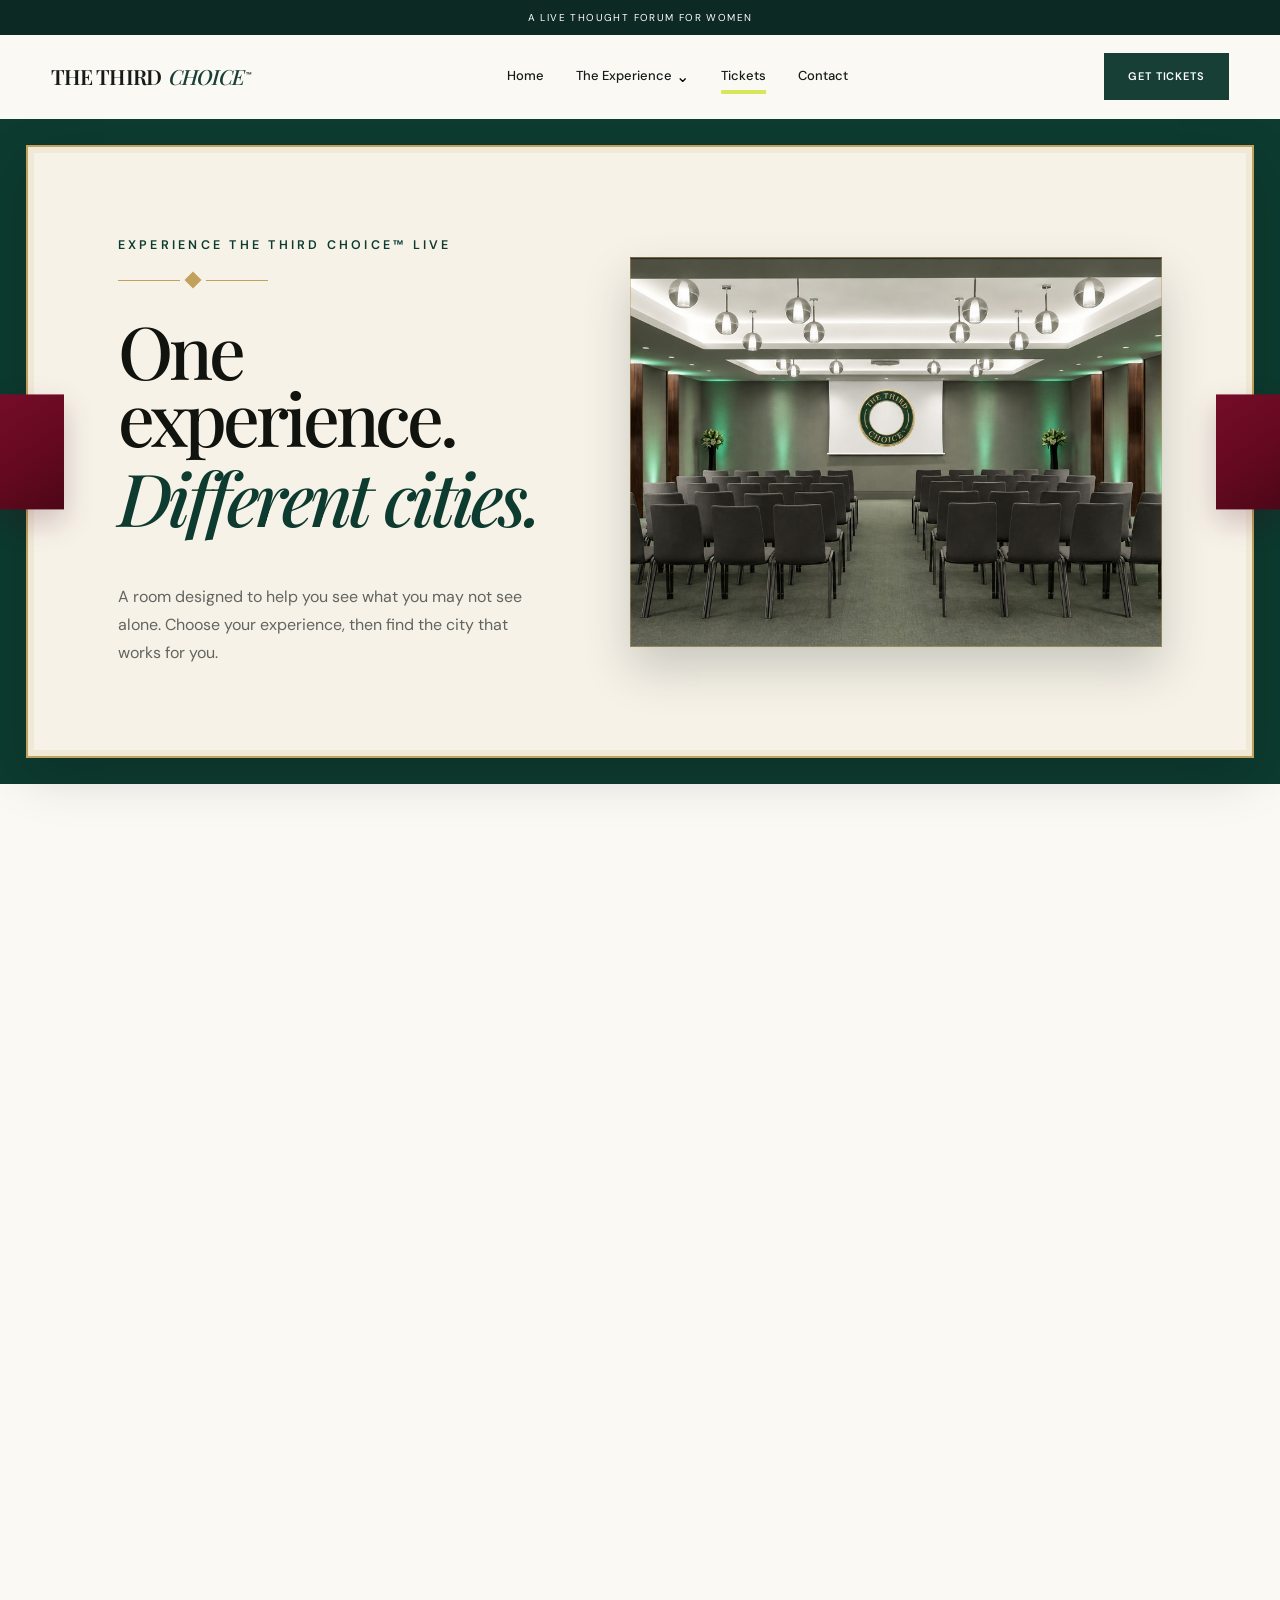
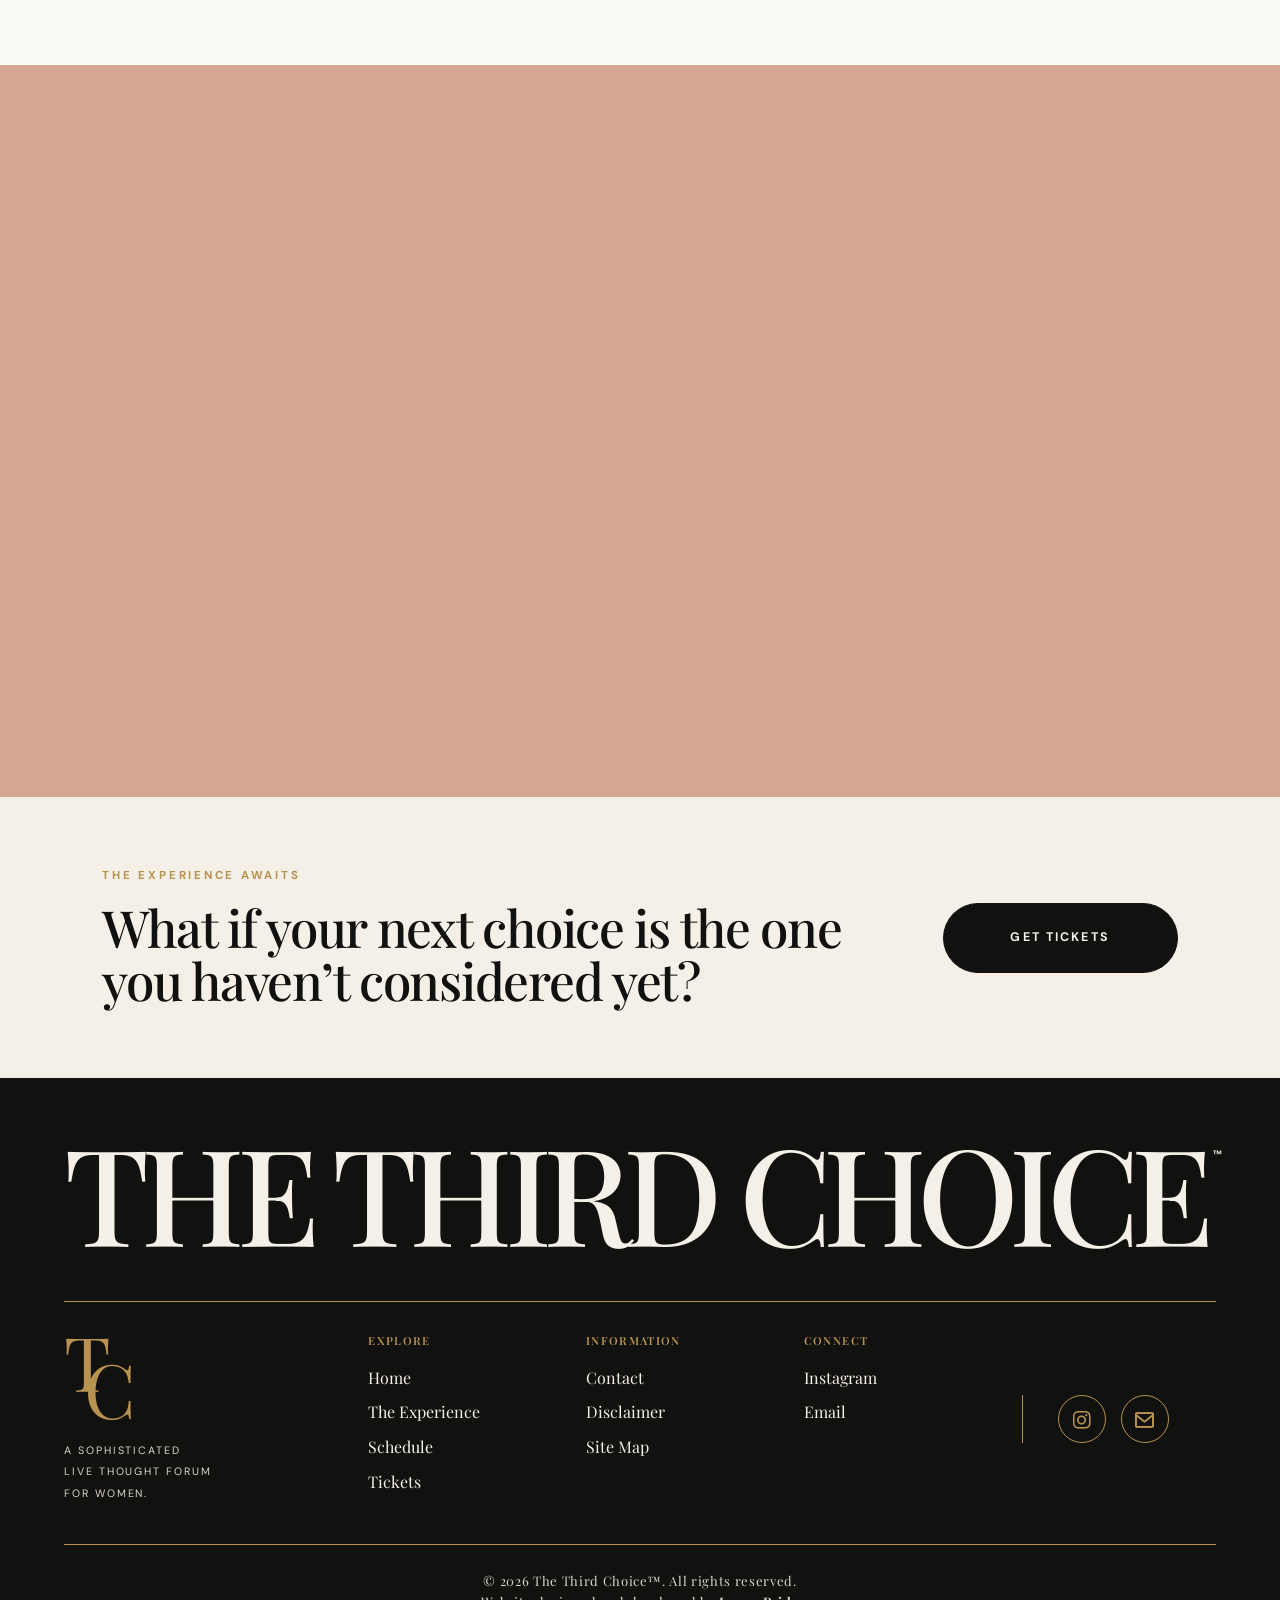
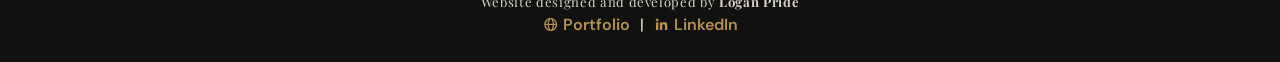
<file: tickets.html>
<!DOCTYPE html>
<html lang="en">

<head>
  <meta charset="UTF-8">

  <meta
    name="viewport"
    content="width=device-width, initial-scale=1"
  >

  <meta
    name="description"
    content="Purchase tickets for The Third Choice™, a live thought forum for women ready to think beyond the either-or."
  >

  <title>Tickets | The Third Choice™</title>

  <link
    rel="icon"
    type="image/jpeg"
    href="/images/icon.jpg?v=3"
  >

  <link
    rel="shortcut icon"
    href="/images/icon.jpg?v=3"
  >

  <link
    rel="preconnect"
    href="https://fonts.googleapis.com"
  >

  <link
    rel="preconnect"
    href="https://fonts.gstatic.com"
    crossorigin
  >

  <link
    href="https://fonts.googleapis.com/css2?family=DM+Sans:wght@400;500;600&family=Playfair+Display:ital,wght@0,500;0,600;1,500&display=swap"
    rel="stylesheet"
  >

  <link
    rel="stylesheet"
    href="https://unpkg.com/boxicons@2.1.4/css/boxicons.min.css"
  >

  <link
    rel="stylesheet"
    href="style.css"
  >
  <style>
    .live-dates[hidden]{display:none!important}
    .live-dates{padding:clamp(5rem,9vw,9rem) clamp(1.25rem,5vw,6rem);background:#f6f0e5;color:#173f32}.live-dates-header{width:min(780px,100%);margin:0 auto 3.5rem;text-align:center}.live-dates-header h2{margin:.5rem 0 1rem;font-family:"Playfair Display",serif;font-size:clamp(2.6rem,6vw,5.5rem);line-height:.98}.live-dates-header p:last-child{max-width:620px;margin:0 auto;font-size:clamp(1rem,2vw,1.2rem)}.city-grid{display:grid;grid-template-columns:repeat(3,minmax(0,1fr));gap:1.25rem;width:min(1200px,100%);margin:0 auto}.city-card{min-height:315px;padding:2rem;border:1px solid rgba(157,126,50,.42);background:rgba(255,255,255,.42);display:flex;flex-direction:column;justify-content:space-between;transition:transform 220ms ease,background-color 220ms ease}.city-card:hover{transform:translateY(-5px);background:rgba(255,255,255,.72)}.city-card.featured-city{background:#173f32;color:#fffaf0}.city-number{color:#a48535;font-size:.75rem;letter-spacing:.18em}.city-card h3{margin:1rem 0 .65rem;font-family:"Playfair Display",serif;font-size:clamp(2rem,4vw,3.25rem);font-weight:500}.city-card p{margin:0;font-size:.95rem;letter-spacing:.08em;text-transform:uppercase}.city-card .btn{align-self:flex-start;margin-top:2.25rem}.notify-dialog{width:min(520px,calc(100% - 2rem));padding:0;border:1px solid rgba(157,126,50,.55);background:#f6f0e5;color:#173f32;box-shadow:0 28px 80px rgba(0,0,0,.35)}.notify-dialog::backdrop{background:rgba(11,35,27,.76);backdrop-filter:blur(4px)}.notify-form{padding:clamp(2rem,6vw,3.5rem)}.notify-form h2{margin:.4rem 0 .75rem;font-family:"Playfair Display",serif;font-size:clamp(2rem,6vw,3.4rem);line-height:1}.notify-form>p{margin:0 0 2rem}.notify-form label{display:block;margin-top:1.1rem;font-size:.75rem;font-weight:600;letter-spacing:.15em;text-transform:uppercase}.notify-form input{width:100%;margin-top:.45rem;padding:.9rem 0;border:0;border-bottom:1px solid #6d806f;border-radius:0;background:transparent;color:#173f32;font:inherit}.notify-form input:focus{outline:0;border-bottom-color:#a48535}.notify-actions{display:flex;flex-wrap:wrap;gap:.8rem;margin-top:2rem}.dialog-close{border:0;background:transparent;color:#173f32;cursor:pointer;font:inherit;font-weight:600}@media(max-width:900px){.city-grid{grid-template-columns:repeat(2,minmax(0,1fr))}}@media(max-width:620px){.city-grid{grid-template-columns:1fr}.city-card{min-height:260px}}
  </style>
</head>

<body data-page="tickets">

  <a
    class="skip-link"
    href="#main"
  >
    Skip to content
  </a>

  <div class="announcement">

    <span>
      A live thought forum for women
    </span>

  </div>

  <header class="site-header">

    <nav class="nav-shell">

      <a
        class="brand"
        href="index.html"
      >
        THE THIRD <em>CHOICE</em><sup>™</sup>
      </a>

      <ul
        class="main-nav"
        id="main-nav"
      >

        <li>
          <a
            data-nav="home"
            href="index.html"
          >
            Home
          </a>
        </li>

        <li class="has-dropdown">

          <a
            data-nav="experience"
            href="experience.html"
          >
            The Experience
          </a>

          <button
            class="dropdown-toggle"
            type="button"
            aria-label="Open Experience menu"
            aria-expanded="false"
          >
            ⌄
          </button>

          <ul class="dropdown">

            <li>
              <a href="experience.html">
                Overview
              </a>
            </li>

            <li>
              <a href="experience.html#founders">
                Meet the Founders
              </a>
            </li>

            <li>
              <a href="schedule.html">
                Schedule &amp; Activation
              </a>
            </li>

            <li>
              <a href="experience.html#questions">
                Questions Worth Asking
              </a>
            </li>

          </ul>

        </li>

        <li>
          <a
            data-nav="tickets"
            href="tickets.html"
          >
            Tickets
          </a>
        </li>

        <li>
          <a
            data-nav="contact"
            href="contact.html"
          >
            Contact
          </a>
        </li>

      </ul>

      <a
        class="nav-cta"
        href="https://www.eventbrite.com/e/the-third-choicetm-a-live-thought-forum-for-women-tickets-1998169626141?aff=oddtdtcreator"
        target="_blank"
        rel="noopener noreferrer"
      >
        Get Tickets
      </a>

      <button
        class="menu-toggle"
        type="button"
        aria-label="Open menu"
        aria-expanded="false"
      >
        <i
          class="bx bx-menu"
          aria-hidden="true"
        ></i>
      </button>

    </nav>

  </header>

  <main id="main">

    <!-- TICKETS HERO -->

    <section class="tickets-showcase">

      <span
        class="showcase-tab showcase-tab-left"
        aria-hidden="true"
      ></span>

      <div class="showcase-inner">

        <div class="showcase-copy">

          <p class="showcase-eyebrow">
            Experience The Third Choice™ Live
          </p>

          <div
            class="showcase-ornament"
            aria-hidden="true"
          >
            <span></span>
            <i></i>
            <span></span>
          </div>

          <h1>
            One experience.
            <em>Different cities.</em>
          </h1>

          <p class="showcase-description">
            A room designed to help you see what you may not see alone.
            Choose your experience, then find the city that works for you.
          </p>

        </div>

        <div class="showcase-photo">

          <img
            src="images/roomTTC.jpg"
            alt="Elegant event room prepared for The Third Choice experience"
          >

        </div>

      </div>

      <span
        class="showcase-tab showcase-tab-right"
        aria-hidden="true"
      ></span>

    </section>

    <!-- TICKET OPTIONS -->

    <section
      class="ticket-options"
      id="ticket-options"
    >

      <article class="ticket">

        <small>
          GENERAL EXPERIENCE
        </small>

        <h2>
          The Access
        </h2>

        <p>
          Your seat inside The Third Choice™ live experience.
        </p>

        <ul>
          <li>The complete main-stage experience</li>
          <li>Three featured perspectives</li>
          <li>The live thought forum</li>
          <li>Guided collective activation</li>
        </ul>

        <p><em>Come ready to notice differently, explore what’s possible, and consider your Third Choice™.</em></p>

        <a
          class="btn btn-outline"
          href="https://www.eventbrite.com/e/the-third-choicetm-a-live-thought-forum-for-women-tickets-1998169626141?aff=oddtdtcreator"
          target="_blank"
          rel="noopener noreferrer"
        >
          Get Tickets
        </a>

      </article>

      <article class="ticket featured">

        <small>
          VIP EXPERIENCE
        </small>

        <h2>
          The Third Choice™<br>
          VIP Experience
        </h2>

        <p>
          <strong>Go beyond the room.</strong>
        </p>

        <ul>
          <li>Priority VIP seating</li>
          <li>The Third Choice™ Action Guide</li>
          <li>Exclusive access to a post-experience Strategy Lab</li>
        </ul>

        <p><em>More space to explore what’s possible, consider your Third Choice™, and continue the conversation beyond the room.</em></p>

        <a
          class="btn btn-lime"
          href="https://www.eventbrite.com/e/the-third-choicetm-a-live-thought-forum-for-women-tickets-1998169626141?aff=oddtdtcreator"
          target="_blank"
          rel="noopener noreferrer"
        >
          Explore VIP Access
        </a>

      </article>

    </section>

    <section class="live-dates" id="live-dates" hidden aria-hidden="true">
      <header class="live-dates-header">
        <p class="eyebrow">The Third Choice™ — Live</p>
        <h2>Where we’re going next.</h2>
        <p>Different cities. One conversation that meets you where you are.</p>
      </header>

      <div class="city-grid">
        <article class="city-card featured-city">
          <div><span class="city-number">01 / NOW BOARDING</span><h3>Cleveland</h3><p>October 16, 2026</p></div>
          <a class="btn btn-lime" href="https://www.eventbrite.com/e/the-third-choicetm-a-live-thought-forum-for-women-tickets-1998169626141?aff=oddtdtcreator" target="_blank" rel="noopener noreferrer">Get Tickets</a>
        </article>

        <article class="city-card">
          <div><span class="city-number">02 / COMING SOON</span><h3>Atlanta</h3><p>Dates to be announced</p></div>
          <button class="btn btn-outline notify-trigger" type="button" data-city="Atlanta">Be The First To Know</button>
        </article>

        <article class="city-card">
          <div><span class="city-number">03 / COMING SOON</span><h3>Chicago</h3><p>Dates to be announced</p></div>
          <button class="btn btn-outline notify-trigger" type="button" data-city="Chicago">Be The First To Know</button>
        </article>

        <article class="city-card">
          <div><span class="city-number">04 / COMING SOON</span><h3>Houston</h3><p>Dates to be announced</p></div>
          <button class="btn btn-outline notify-trigger" type="button" data-city="Houston">Be The First To Know</button>
        </article>

        <article class="city-card">
          <div><span class="city-number">05 / COMING SOON</span><h3>Philadelphia</h3><p>Dates to be announced</p></div>
          <button class="btn btn-outline notify-trigger" type="button" data-city="Philadelphia">Be The First To Know</button>
        </article>

        <article class="city-card">
          <div><span class="city-number">06 / COMING SOON</span><h3>Miami</h3><p>Dates to be announced</p></div>
          <button class="btn btn-outline notify-trigger" type="button" data-city="Miami">Be The First To Know</button>
        </article>
      </div>
    </section>

    <!-- PARTNERSHIP SECTION -->

    <section
      class="partner-section"
      id="partners"
    >

      <div>

        <p class="eyebrow light">
          Partnership
        </p>

        <h2>
          Interested in sponsoring<br>
          <em>The Third Choice?</em>
        </h2>

        <p>
          We welcome partnerships with organizations and brands that
          believe in investing in women and the choices they make about
          what comes next.
        </p>

        <a
          class="btn btn-light"
          href="contact.html?interest=partner"
        >
          Start a Sponsorship Conversation
        </a>

      </div>

      <div class="partner-list">

        <div>
          <span>Presenting Partner</span>
          <strong>$5,000</strong>
        </div>

        <div>
          <span>Keynote Partner</span>
          <strong>$2,500</strong>
        </div>

        <div>
          <span>Experience Partner</span>
          <strong>$1,000</strong>
        </div>

        <div>
          <span>Supporting Partner</span>
          <strong>$500</strong>
        </div>

      </div>

    </section>

  </main>

  <dialog class="notify-dialog" id="notify-dialog">
    <form class="notify-form" action="https://formsubmit.co/thirdchoicecle@gmail.com" method="POST">
      <input type="hidden" name="_subject" value="New Third Choice city interest signup">
      <input type="hidden" name="_captcha" value="false">

      <p class="eyebrow">Be The First To Know</p>
      <h2 id="notify-title">Join the city list.</h2>
      <p>Be among the first to hear when tickets and details are released.</p>

      <label for="notify-name">First Name</label>
      <input id="notify-name" name="first_name" type="text" autocomplete="given-name" required>

      <label for="notify-email">Email</label>
      <input id="notify-email" name="email" type="email" autocomplete="email" required>

      <label for="notify-city">City</label>
      <input id="notify-city" name="city" type="text" readonly required>

      <div class="notify-actions">
        <button class="btn btn-lime" type="submit">Notify Me</button>
        <button class="dialog-close" type="button">Cancel</button>
      </div>
    </form>
  </dialog>
 <!-- EDITORIAL FOOTER -->

  <footer class="tc-footer">

    <!-- TICKET INVITATION -->

    <section class="tc-footer-invitation">

      <div class="tc-invitation-copy">

        <p>
          THE EXPERIENCE AWAITS
        </p>

        <h2>
          What if your next choice is the one
          you haven’t considered yet?
        </h2>

      </div>

      <a
        href="https://www.eventbrite.com/e/the-third-choicetm-a-live-thought-forum-for-women-tickets-1998169626141?aff=oddtdtcreator"
        class="tc-ticket-button"
        target="_blank"
        rel="noopener noreferrer"
      >
        GET TICKETS
      </a>

    </section>

    <!-- MAIN FOOTER -->

    <section class="tc-footer-main">

      <a
        href="index.html"
        class="tc-large-logo"
      >
        THE THIRD CHOICE<sup>™</sup>
      </a>

      <div
        class="tc-gold-line"
        aria-hidden="true"
      ></div>

      <div class="tc-footer-content">

        <!-- SMALL BRAND SYMBOL -->

        <div class="tc-brand-column">

          <a
            href="index.html"
            class="tc-symbol"
            aria-label="The Third Choice home"
          >
            <span>T</span>
            <span>C</span>
          </a>

          <p>
            A SOPHISTICATED<br>
            LIVE THOUGHT FORUM<br>
            FOR WOMEN.
          </p>

        </div>

        <!-- EXPLORE LINKS -->

        <nav
          class="tc-footer-column"
          aria-label="Explore"
        >

          <h3>
            EXPLORE
          </h3>

          <a href="index.html">
            Home
          </a>

          <a href="experience.html">
            The Experience
          </a>

          <a href="schedule.html">
            Schedule
          </a>

          <a href="tickets.html">
            Tickets
          </a>

        </nav>

        <!-- INFORMATION LINKS -->

        <nav
          class="tc-footer-column"
          aria-label="Information"
        >

          <h3>
            INFORMATION
          </h3>

          <a href="contact.html">
            Contact
          </a>

          <a href="disclaimer.html">
            Disclaimer
          </a>

          <a href="sitemap.html">
            Site Map
          </a>

        </nav>

        <!-- CONNECT LINKS -->

        <div class="tc-footer-column">

          <h3>
            CONNECT
          </h3>

          <a
            href="https://www.instagram.com/the.third.choice?igsi=MWZ2ZWYzNTJ5ODBuMg=="
            target="_blank"
            rel="noopener noreferrer"
          >
            Instagram
          </a>   
          <a href="mailto:thirdchoicecle.com">
            Email
          </a>

        </div>

        <!-- SOCIAL ICONS -->

        <div class="tc-social-column">

          <a
            href="https://www.instagram.com/the.third.choice?igsi=MWZ2ZWYzNTJ5ODBuMg=="
            target="_blank"
            rel="noopener noreferrer"
            aria-label="Instagram"
          >
            <i
              class="bx bxl-instagram"
              aria-hidden="true"
            ></i>
          </a>
 

          <a
            href="mailto:thirdchoicecle@gmail.com"
            aria-label="Email"
          >
            <i
              class="bx bx-envelope"
              aria-hidden="true"
            ></i>
          </a>

        </div>

      </div>

      <div
        class="tc-gold-line tc-bottom-line"
        aria-hidden="true"
      ></div>

      <div class="tc-copyright">

        <p>
          &copy; 2026 The Third Choice™. All rights reserved.
        </p>
        
  <p>
    Website designed and developed by
    <strong>Logan Pride</strong>
  </p>

  <div class="developer-links">

    <a
      href="https://c0derlp.github.io/ "
      target="_blank"
      rel="noopener noreferrer"
    >
      <i class="bx bx-globe"></i>
      Portfolio
    </a>

    <span aria-hidden="true">|</span>

    <a
      href="https://www.linkedin.com/in/logan-pride-65651523a/"
      target="_blank"
      rel="noopener noreferrer"
    >
      <i class="bx bxl-linkedin"></i>
      LinkedIn
    </a>

  </div>

      </div>

    </section>

  </footer>

  <script src="script.js"></script>

  <script>
    const notifyDialog = document.querySelector("#notify-dialog");
    const notifyCity = document.querySelector("#notify-city");
    const notifyTitle = document.querySelector("#notify-title");

    document.querySelectorAll(".notify-trigger").forEach((button) => {
      button.addEventListener("click", () => {
        const city = button.dataset.city;
        notifyCity.value = city;
        notifyTitle.textContent = `${city} is coming.`;
        notifyDialog.showModal();
      });
    });

    document.querySelector(".dialog-close").addEventListener("click", () => {
      notifyDialog.close();
    });

    notifyDialog.addEventListener("click", (event) => {
      if (event.target === notifyDialog) {
        notifyDialog.close();
      }
    });
  </script>

</body>

</html>
</file>
<file: style.css>
:root {
  --forest: #173f35;
  --deep: #0c2923;
  --lime: #d8e759;
  --cream: #f2ede3;
  --paper: #fbf9f4;
  --blush: #d5a693;
  --ink: #171b18;
  --muted: #626862;
  --line: rgba(23, 27, 24, 0.17);
  --serif: "Playfair Display", Georgia, serif;
  --sans: "DM Sans", Arial, sans-serif;
}

* {
  box-sizing: border-box;
  margin: 0;
  padding: 0;
}

html {
  scroll-behavior: smooth;
  scroll-padding-top: 120px;
}

body {
  background: var(--paper);
  color: var(--ink);
  font-family: var(--sans);
  line-height: 1.6;
}

body.menu-open {
  overflow: hidden;
}

a {
  color: inherit;
  text-decoration: none;
}

img {
  display: block;
  width: 100%;
}

button,
input,
select,
textarea {
  font: inherit;
}

.skip-link {
  position: fixed;
  top: -80px;
  left: 16px;
  z-index: 9999;
  padding: 12px;
  background: #fff;
}

.skip-link:focus {
  top: 16px;
}

.announcement {
  display: flex;
  align-items: center;
  justify-content: center;
  gap: 35px;
  height: 35px;
  background: var(--deep);
  color: #fff;
  font-size: 10px;
  letter-spacing: 0.14em;
  text-transform: uppercase;
}

.announcement a {
  color: var(--lime);
  font-weight: 600;
}

.site-header {
  position: sticky;
  top: 0;
  z-index: 1000;
  height: 84px;
  background: rgba(251, 249, 244, 0.96);
  border-bottom: 1px solid transparent;
  transition: 0.25s;
}

.site-header.scrolled {
  border-color: var(--line);
  backdrop-filter: blur(14px);
}

.nav-shell {
  display: flex;
  align-items: center;
  justify-content: space-between;
  max-width: 1500px;
  height: 100%;
  margin: auto;
  padding: 0 4vw;
}

.brand {
  font: 600 21px/0.8 var(--serif);
  letter-spacing: -0.045em;
  white-space: nowrap;
}

.brand em {
  margin-left: 4px;
  color: var(--forest);
}

.brand sup {
  margin-left: 2px;
  font: 500 7px var(--sans);
}

.main-nav {
  display: flex;
  align-items: center;
  gap: 32px;
  list-style: none;
}

.main-nav > li {
  position: relative;
  display: flex;
  align-items: center;
}

.main-nav a {
  font-size: 13px;
  font-weight: 500;
}

.main-nav a.active,
.main-nav > li > a:hover {
  text-decoration: underline 4px var(--lime);
  text-underline-offset: 10px;
}

.dropdown-toggle {
  margin-left: 4px;
  border: 0;
  background: none;
  cursor: pointer;
}

.dropdown {
  position: absolute;
  top: 35px;
  left: -20px;
  width: 235px;
  padding: 12px;
  background: var(--paper);
  border: 1px solid var(--line);
  box-shadow: 0 18px 40px rgba(0, 0, 0, 0.08);
  list-style: none;
  opacity: 0;
  visibility: hidden;
  transform: translateY(8px);
  transition: 0.2s;
}

.dropdown li a {
  display: block;
  padding: 10px 8px;
}

.dropdown li a:hover {
  background: var(--cream);
}

.has-dropdown:hover .dropdown,
.has-dropdown.open .dropdown {
  opacity: 1;
  visibility: visible;
  transform: none;
}

.menu-toggle {
  display: none;
  border: 0;
  background: none;
  color: var(--forest);
  font-size: 28px;
}

.nav-cta,
.btn {
  display: inline-flex;
  align-items: center;
  justify-content: center;
  padding: 14px 23px;
  border: 1px solid transparent;
  font-size: 11px;
  font-weight: 600;
  letter-spacing: 0.08em;
  text-transform: uppercase;
  transition: 0.25s;
}

.nav-cta,
.btn-dark {
  background: var(--forest);
  color: #fff;
}

.nav-cta:hover,
.btn-dark:hover {
  background: var(--lime);
  color: var(--deep);
}

.btn-lime {
  background: var(--lime);
  color: var(--deep);
}

.btn-lime:hover {
  background: #fff;
}

.btn-outline {
  border-color: var(--forest);
  color: var(--forest);
}

.btn-outline:hover {
  background: var(--forest);
  color: #fff;
}

.btn-light {
  background: var(--paper);
  color: var(--deep);
}

.button-row {
  display: flex;
  align-items: center;
  flex-wrap: wrap;
  gap: 25px;
}

.arrow-link {
  padding-bottom: 4px;
  border-bottom: 1px solid;
  font-size: 11px;
  font-weight: 600;
  letter-spacing: 0.07em;
  text-transform: uppercase;
}

.arrow-link.light {
  color: #fff;
}

.eyebrow {
  margin-bottom: 24px;
  color: var(--forest);
  font-size: 10px;
  font-weight: 600;
  letter-spacing: 0.2em;
  text-transform: uppercase;
}

.eyebrow.light {
  color: var(--lime);
}

h1,
h2,
h3 {
  font-family: var(--serif);
  font-weight: 500;
  letter-spacing: -0.04em;
}

em {
  font-family: var(--serif);
  font-style: italic;
  font-weight: 500;
}

.home-hero {
  display: grid;
  grid-template-columns: 45% 55%;
  min-height: calc(100vh - 119px);
  background: var(--cream);
}

.hero-copy {
  display: flex;
  flex-direction: column;
  justify-content: center;
  padding: 7vw 5vw 7vw 7vw;
}

.hero-copy h1 {
  font-size: clamp(42px, 4.7vw, 72px);
  line-height: 1.02;
}

.hero-copy > p:not(.eyebrow) {
  max-width: 580px;
  margin: 30px 0;
  color: #444b46;
  line-height: 1.75;
}

.hero-media {
  position: relative;
  min-height: 650px;
}

.hero-media > img {
  height: 100%;
  object-fit: cover;
  object-position: center 18%;
}

.media-tag {
  position: absolute;
  bottom: 0;
  left: 0;
  padding: 24px 30px;
  background: var(--lime);
}

.media-tag small {
  display: block;
  margin-bottom: 8px;
  font-size: 9px;
  letter-spacing: 0.15em;
}

.media-tag strong {
  font: 500 20px/1.1 var(--serif);
}

.hero-collage {
  position: relative;
  overflow: hidden;
  isolation: isolate;
  background: linear-gradient(145deg, var(--paper), var(--cream));
}

.collage-orbit {
  position: absolute;
  z-index: -1;
  border-radius: 50%;
}

.orbit-one {
  top: -80px;
  right: 9%;
  width: 260px;
  height: 260px;
  background: var(--lime);
  animation: orbitFloat 8s ease-in-out infinite;
}

.orbit-two {
  bottom: 7%;
  left: 7%;
  width: 190px;
  height: 190px;
  border: 2px solid var(--blush);
  animation: orbitFloat 10s ease-in-out infinite reverse;
}

.collage-photo {
  position: absolute;
  overflow: hidden;
  border-radius: 180px 180px 28px 28px;
  box-shadow: 0 24px 50px rgba(12, 41, 35, 0.16);
  animation: photoFloat 7s ease-in-out infinite;
}

.collage-photo img {
  width: 100%;
  height: 100%;
  object-fit: cover;
  object-position: center top;
}

.collage-photo-one {
  top: 8%;
  left: 7%;
  width: 31%;
  height: 55%;
  animation-delay: -1s;
}

.collage-photo-two {
  top: 18%;
  right: 8%;
  width: 34%;
  height: 61%;
  animation-delay: -3.3s;
}

.collage-photo-three {
  bottom: 3%;
  left: 34%;
  width: 28%;
  height: 48%;
  animation-delay: -5.1s;
}

.collage-message {
  position: absolute;
  bottom: 5%;
  left: 5%;
  z-index: 4;
  max-width: 210px;
  padding: 20px 23px;
  background: var(--deep);
  color: #fff;
}

.collage-message small {
  display: block;
  margin-bottom: 8px;
  color: var(--lime);
  font-size: 8px;
  letter-spacing: 0.14em;
}

.collage-message strong {
  font: 500 21px/1.05 var(--serif);
}

@keyframes photoFloat {
  0%,
  100% {
    transform: translateY(0) rotate(0);
  }

  50% {
    transform: translateY(-18px) rotate(0.7deg);
  }
}

@keyframes orbitFloat {
  0%,
  100% {
    transform: translate(0, 0);
  }

  50% {
    transform: translate(-15px, 18px);
  }
}

.ticker {
  overflow: hidden;
  padding: 20px;
  background: var(--lime);
  white-space: nowrap;
}

.ticker div {
  font: 500 clamp(20px, 2.8vw, 38px) var(--serif);
  text-align: center;
}

.ticker i {
  font-size: 0.55em;
}

.split-statement {
  display: grid;
  grid-template-columns: 1.4fr 0.7fr;
  align-items: end;
  gap: 10vw;
  padding: 10vw 8vw;
  background: var(--deep);
  color: #fff;
}

.split-statement h2 {
  font-size: clamp(42px, 5.5vw, 80px);
  line-height: 1;
}

.split-statement h2 em {
  color: var(--lime);
}

.statement-aside p {
  margin-bottom: 30px;
  color: #cad2ce;
}

.three-outcomes {
  display: grid;
  grid-template-columns: repeat(3, 1fr);
}

.outcome-card {
  min-height: 390px;
  padding: 5vw 4vw;
  background: var(--cream);
  border-right: 1px solid var(--line);
}

.outcome-card.dark {
  background: var(--forest);
  color: #fff;
}

.outcome-card > span {
  font-size: 10px;
}

.outcome-card h3 {
  margin: 65px 0 24px;
  font-size: clamp(29px, 3vw, 43px);
  line-height: 1.05;
}

.outcome-card p {
  color: var(--muted);
}

.outcome-card.dark p {
  color: #d4dcd8;
}

.feature-grid {
  display: grid;
  grid-template-columns: 1fr 1fr;
  min-height: 700px;
}

.feature-copy {
  display: flex;
  flex-direction: column;
  justify-content: center;
  padding: 9vw 7vw;
}

.feature-copy h2 {
  font-size: clamp(42px, 5vw, 72px);
  line-height: 1;
}

.feature-copy h2 em {
  color: var(--forest);
}

.feature-copy > p:not(.eyebrow) {
  max-width: 560px;
  margin: 30px 0;
  color: var(--muted);
}

.feature-copy .btn {
  align-self: flex-start;
}

.photo-placeholder {
  display: flex;
  flex-direction: column;
  align-items: center;
  justify-content: center;
  min-height: 380px;
  padding: 30px;
  background: linear-gradient(135deg, #d7cbbc, #b9aa99);
  color: var(--deep);
  text-align: center;
}

.photo-placeholder i {
  margin-bottom: 15px;
  font-size: 40px;
}

.photo-placeholder strong {
  font-size: 11px;
  letter-spacing: 0.14em;
}

.photo-placeholder span {
  max-width: 300px;
  margin-top: 7px;
  font-size: 12px;
}

.photo-placeholder.wide {
  min-height: 520px;
}

.photo-placeholder.mini {
  min-height: 180px;
}

.photo-placeholder.tall {
  min-height: 530px;
}

.founder-preview,
.founders-page {
  padding: 9vw 6vw;
  background: var(--forest);
  color: #fff;
}

.section-heading {
  display: grid;
  grid-template-columns: 1.4fr 0.7fr;
  align-items: end;
  gap: 6vw;
  margin-bottom: 5vw;
}

.section-heading .eyebrow {
  grid-column: 1/-1;
  margin: 0;
}

.section-heading h2 {
  font-size: clamp(43px, 5.5vw, 76px);
  line-height: 1;
}

.section-heading h2 em {
  color: var(--lime);
}

.section-heading > p:last-child {
  color: #cbd5d0;
}

.founder-marquee {
  overflow: hidden;
  margin: 0 -6vw 42px;
  padding: 15px 0;
  color: var(--lime);
  border-top: 1px solid rgba(255, 255, 255, 0.2);
  border-bottom: 1px solid rgba(255, 255, 255, 0.2);
}

.founder-marquee-track {
  display: flex;
  width: max-content;
  animation: founderMarquee 24s linear infinite;
}

.founder-marquee-track span {
  padding-right: 1rem;
  font: 500 clamp(20px, 2.5vw, 34px) var(--serif);
  white-space: nowrap;
}

@keyframes founderMarquee {
  to {
    transform: translateX(-50%);
  }
}

.portrait-row {
  display: grid;
  grid-template-columns: repeat(3, 1fr);
  gap: 24px;
  align-items: stretch;
}

.portrait-card {
  position: relative;
  overflow: hidden;
  background: var(--paper);
  color: var(--ink);
  border: 1px solid rgba(23, 63, 53, 0.28);
  border-radius: 3px;
  box-shadow:
    0 18px 45px rgba(12, 41, 35, 0.15),
    0 3px 10px rgba(12, 41, 35, 0.08);
  transition:
    opacity 0.9s ease,
    transform 0.9s cubic-bezier(0.22, 1, 0.36, 1),
    box-shadow 0.35s ease;
}

.portrait-card::before {
  content: "";
  position: absolute;
  top: 0;
  right: 22px;
  left: 22px;
  z-index: 3;
  height: 4px;
  background: var(--lime);
}

.portrait-card:hover {
  transform: translateY(-8px);
  box-shadow:
    0 28px 60px rgba(12, 41, 35, 0.2),
    0 6px 18px rgba(12, 41, 35, 0.1);
}

.portrait-card img {
  width: calc(100% - 24px);
  height: 680px;
  margin: 12px 12px 0;
  padding: 7px;
  background: #eee6d8;
  border: 1px solid rgba(23, 63, 53, 0.23);
  object-fit: contain;
  object-position: center bottom;
  transition: transform 0.55s ease;
}

.portrait-card:hover img {
  transform: scale(1.015);
}

.portrait-card > div {
  min-height: 210px;
  padding: 30px 32px 34px;
  background: var(--paper);
  border-top: 1px solid rgba(23, 63, 53, 0.13);
}

.portrait-card small {
  display: block;
  min-height: 52px;
  color: var(--forest);
  font-size: 9px;
  font-weight: 600;
  letter-spacing: 0.12em;
  line-height: 1.6;
}

.portrait-card h3 {
  margin: 12px 0;
  font-size: 30px;
}

.portrait-card span {
  display: inline-block;
  padding-bottom: 4px;
  color: var(--forest);
  border-bottom: 1px solid var(--forest);
  font-size: 10px;
  letter-spacing: 0.1em;
  text-transform: uppercase;
}

.audience {
  padding: 10vw 6vw;
  text-align: center;
}

.audience h2 {
  font-size: clamp(42px, 5.5vw, 76px);
  line-height: 1.05;
}

.audience-list {
  display: flex;
  justify-content: center;
  flex-wrap: wrap;
  gap: 10px;
  margin: 45px 0;
}

.audience-list span {
  padding: 10px 18px;
  border: 1px solid var(--line);
  border-radius: 30px;
  font-size: 11px;
  text-transform: uppercase;
}

.final-cta,
.page-cta {
  padding: 9vw 5vw;
  background: var(--blush);
  text-align: center;
}

.final-cta > p {
  color: #4f443f;
}

.final-cta h2,
.page-cta h2 {
  margin: 20px 0 40px;
  font-size: clamp(45px, 6vw, 84px);
  line-height: 1;
}

.final-cta h2 em {
  color: var(--forest);
}

.page-cta {
  background: var(--deep);
  color: #fff;
}

.page-cta > div {
  display: flex;
  align-items: center;
  justify-content: center;
  flex-wrap: wrap;
  gap: 25px;
}

.site-footer {
  display: grid;
  grid-template-columns: 1fr 1fr;
  padding: 65px 7vw 30px;
  background: var(--deep);
  color: #fff;
}

.footer-brand {
  font-size: 30px;
}

.footer-brand em {
  color: var(--lime);
}

.site-footer > div:first-child > p {
  margin-top: 18px;
  color: #bfcac5;
  font: italic 20px var(--serif);
}

.footer-nav {
  display: grid;
  grid-template-columns: 1fr 1fr;
  gap: 15px;
  font-size: 12px;
}

.footer-nav a:hover {
  color: var(--lime);
}

.footer-bottom {
  display: flex;
  grid-column: 1/-1;
  justify-content: space-between;
  margin-top: 45px;
  padding-top: 22px;
  color: #9aa7a1;
  border-top: 1px solid rgba(255, 255, 255, 0.15);
  font-size: 10px;
}

.page-hero {
  display: grid;
  grid-template-columns: 1fr 1fr;
  gap: 7vw;
  padding: 8vw 7vw 0;
  background: var(--cream);
}

.page-hero h1 {
  font-size: clamp(45px, 5.5vw, 78px);
  line-height: 1;
}

.page-hero h1 em {
  color: var(--forest);
}

.editorial-intro {
  display: grid;
  grid-template-columns: 1.2fr 0.8fr;
  align-items: end;
  gap: 9vw;
  padding: 10vw 8vw;
}

.editorial-intro h2 {
  font-size: clamp(40px, 5vw, 70px);
  line-height: 1;
}

.editorial-intro h2 em {
  color: var(--forest);
}

.editorial-intro > div:last-child p {
  margin-bottom: 28px;
  color: var(--muted);
}

.pillars {
  display: grid;
  grid-template-columns: repeat(3, 1fr);
  border-top: 1px solid var(--line);
  border-bottom: 1px solid var(--line);
}

.pillars article {
  min-height: 400px;
  padding: 5vw;
  border-right: 1px solid var(--line);
}

.pillars article:last-child {
  border-right: 0;
}

.pillars span {
  font-size: 10px;
}

.pillars h3 {
  margin: 55px 0 5px;
  font-size: 46px;
}

.pillars strong {
  color: var(--forest);
  font-size: 13px;
}

.pillars p {
  margin-top: 20px;
  color: var(--muted);
}

.faq-section {
  display: grid;
  grid-template-columns: 0.7fr 1.3fr;
  gap: 9vw;
  padding: 10vw 8vw;
}

.faq-section h2 {
  font-size: clamp(40px, 4.5vw, 66px);
  line-height: 1;
}

.faq-section h2 em {
  color: var(--forest);
}

.faq-list {
  border-top: 1px solid var(--line);
}

.faq-list details {
  border-bottom: 1px solid var(--line);
}

.faq-list summary {
  display: flex;
  justify-content: space-between;
  padding: 26px 0;
  font: 500 21px var(--serif);
  list-style: none;
  cursor: pointer;
}

.faq-list summary::-webkit-details-marker {
  display: none;
}

.faq-list summary span {
  font: 400 24px var(--sans);
  transition: 0.2s;
}

.faq-list details[open] summary span {
  transform: rotate(45deg);
}

.faq-list details p {
  padding: 0 40px 25px 0;
  color: var(--muted);
}

.schedule-hero {
  display: grid;
  grid-template-columns: 1.3fr 0.7fr;
  gap: 10vw;
  padding: 9vw 8vw;
  background: var(--deep);
  color: #fff;
}

.schedule-hero h1 {
  font-size: clamp(50px, 6vw, 86px);
  line-height: 1;
}

.schedule-hero h1 em {
  color: var(--lime);
}

.schedule-hero > div:first-child > p:last-child {
  max-width: 600px;
  margin-top: 28px;
  color: #c4cfca;
}

.schedule-meta {
  display: grid;
  grid-template-columns: 1fr;
  align-content: end;
  gap: 8px;
}

.schedule-meta span {
  margin-top: 18px;
  color: var(--lime);
  font-size: 9px;
  letter-spacing: 0.15em;
}

.schedule-meta strong {
  font: 500 21px var(--serif);
}

.schedule-list {
  padding: 5vw 8vw;
}

.schedule-list article {
  display: grid;
  grid-template-columns: 110px 1fr 260px;
  align-items: center;
  gap: 5vw;
  padding: 55px 0;
  border-bottom: 1px solid var(--line);
}

.time {
  color: var(--forest);
  font-size: 11px;
  letter-spacing: 0.13em;
  text-transform: uppercase;
}

.schedule-list small {
  color: var(--forest);
  font-size: 9px;
  letter-spacing: 0.14em;
}

.schedule-list h2 {
  margin: 8px 0;
  font-size: clamp(30px, 3.5vw, 50px);
}

.schedule-list article > div:nth-child(2) p {
  max-width: 600px;
  color: var(--muted);
}

.takeaway {
  padding: 9vw 8vw;
  background: var(--lime);
}

.takeaway h2 {
  font-size: clamp(42px, 5.5vw, 76px);
  line-height: 1;
}

.takeaway > div {
  display: flex;
  flex-wrap: wrap;
  gap: 10px;
  margin-top: 45px;
}

.takeaway > div span {
  padding: 10px 18px;
  border: 1px solid var(--deep);
  border-radius: 30px;
  font-size: 11px;
  text-transform: uppercase;
}

.tickets-hero {
  display: grid;
  grid-template-columns: 1fr 0.8fr;
  align-items: center;
  gap: 8vw;
  padding: 8vw 7vw;
  background: var(--cream);
}

.tickets-hero h1 {
  font-size: clamp(48px, 6vw, 82px);
  line-height: 1;
}

.tickets-hero h1 em {
  color: var(--forest);
}

.tickets-hero > div:first-child > p:last-child {
  max-width: 560px;
  margin-top: 28px;
  color: var(--muted);
}

.ticket-options {
  display: grid;
  grid-template-columns: 1fr 1fr;
  max-width: 1400px;
  margin: auto;
  padding: 9vw 8vw;
}

.ticket {
  display: flex;
  flex-direction: column;
  min-height: 650px;
  padding: 5vw 4vw;
  background: var(--cream);
}

.ticket.featured {
  position: relative;
  background: var(--deep);
  color: #fff;
}

.ticket.featured > b {
  position: absolute;
  top: 0;
  right: 0;
  padding: 10px;
  background: var(--lime);
  color: var(--deep);
  font-size: 9px;
}

.ticket > small {
  color: var(--forest);
  font-size: 9px;
  letter-spacing: 0.15em;
}

.ticket.featured > small {
  color: var(--lime);
}

.ticket h2 {
  margin: 25px 0;
  font-size: clamp(36px, 4vw, 56px);
  line-height: 1;
}

.price {
  margin: 20px 0;
  font: 500 70px var(--serif);
}

.price sup {
  vertical-align: top;
  font: 500 18px var(--sans);
}

.ticket > p {
  color: var(--muted);
}

.ticket.featured > p {
  color: #c4ceca;
}

.ticket ul {
  margin: 30px 0;
  list-style: none;
}

.ticket li {
  padding: 11px 0;
  border-top: 1px solid var(--line);
  font-size: 12px;
}

.ticket .btn {
  margin-top: auto;
}

.partner-section {
  display: grid;
  grid-template-columns: 1fr 1fr;
  gap: 10vw;
  padding: 9vw 8vw;
  background: var(--blush);
}

.partner-section h2 {
  font-size: clamp(45px, 5.5vw, 76px);
  line-height: 1;
}

.partner-section h2 em {
  color: var(--forest);
}

.partner-section > div:first-child > p:not(.eyebrow) {
  max-width: 560px;
  margin: 28px 0;
}

.partner-list {
  border-top: 1px solid rgba(0, 0, 0, 0.25);
}

.partner-list div {
  display: flex;
  justify-content: space-between;
  padding: 25px 0;
  border-bottom: 1px solid rgba(0, 0, 0, 0.25);
}

.partner-list strong {
  font: 500 25px var(--serif);
}

.event-details {
  display: grid;
  grid-template-columns: 0.7fr 1.3fr;
  gap: 8vw;
  padding: 9vw 8vw;
}

.event-details h2 {
  font-size: 54px;
}

.event-details dl {
  border-top: 1px solid var(--line);
}

.event-details dl div {
  display: grid;
  grid-template-columns: 150px 1fr;
  padding: 22px 0;
  border-bottom: 1px solid var(--line);
}

dt {
  color: var(--forest);
  font-size: 10px;
  text-transform: uppercase;
}

dd {
  font: 500 20px var(--serif);
}

.contact-page {
  display: grid;
  grid-template-columns: 0.8fr 1.2fr;
  gap: 10vw;
  padding: 8vw;
  background: var(--cream);
}

.contact-intro h1 {
  font-size: clamp(50px, 6vw, 82px);
  line-height: 1;
}

.contact-intro h1 em {
  color: var(--forest);
}

.contact-intro > p:not(.eyebrow) {
  margin: 28px 0;
  color: var(--muted);
}

.contact-note {
  display: flex;
  flex-direction: column;
  padding-top: 25px;
  border-top: 1px solid var(--line);
}

.contact-note span {
  color: var(--muted);
}

.contact-form {
  display: flex;
  flex-direction: column;
  gap: 24px;
}

.form-row {
  display: grid;
  grid-template-columns: 1fr 1fr;
  gap: 24px;
}

.contact-form label {
  display: flex;
  flex-direction: column;
  gap: 7px;
  font-size: 9px;
  font-weight: 600;
  letter-spacing: 0.12em;
  text-transform: uppercase;
}

.contact-form input,
.contact-form select,
.contact-form textarea {
  padding: 11px 0;
  background: transparent;
  border: 0;
  border-bottom: 1px solid #8d918c;
  border-radius: 0;
  outline: none;
  resize: vertical;
}

.contact-form input:focus,
.contact-form select:focus,
.contact-form textarea:focus {
  border-color: var(--forest);
  box-shadow: 0 2px var(--forest);
}

.contact-form .btn {
  align-self: flex-start;
  cursor: pointer;
}

.form-status {
  min-height: 20px;
  color: var(--forest);
  font-size: 12px;
}

.contact-image-strip {
  display: grid;
  grid-template-columns: 1.2fr 0.8fr;
}

.contact-image-strip blockquote {
  display: flex;
  align-items: center;
  padding: 6vw;
  background: var(--forest);
  color: #fff;
  font: italic 500 clamp(30px, 4vw, 55px) / 1.1 var(--serif);
}

.bio-hero {
  display: grid;
  grid-template-columns: 1fr 1fr;
  min-height: 700px;
  background: var(--cream);
}

.bio-image img {
  height: 100%;
  object-fit: cover;
}

.bio-hero > div:last-child {
  display: flex;
  flex-direction: column;
  justify-content: center;
  padding: 7vw;
}

.back-link {
  margin-bottom: 60px;
  font-size: 10px;
  letter-spacing: 0.1em;
  text-transform: uppercase;
}

.bio-hero h1 {
  font-size: clamp(55px, 7vw, 100px);
  line-height: 0.9;
}

.bio-hero h2 {
  margin: 25px 0;
  color: var(--forest);
  font: 500 18px/1.4 var(--sans);
  letter-spacing: 0;
}

.bio-lead {
  font: italic 500 28px var(--serif);
}

.bio-body {
  display: grid;
  grid-template-columns: 0.6fr 1.4fr;
  gap: 10vw;
  padding: 9vw 8vw;
}

.bio-body blockquote {
  color: var(--forest);
  font: italic 500 32px/1.2 var(--serif);
}

.bio-body article h2 {
  margin: 45px 0 20px;
  font-size: 50px;
}

.bio-body article > p {
  margin-bottom: 20px;
  color: var(--muted);
  font-size: 16px;
}

.content-note {
  padding: 22px;
  background: var(--lime);
}

.content-note strong {
  font-size: 10px;
  letter-spacing: 0.12em;
}

.content-note p {
  margin-top: 5px;
  font-size: 12px;
}

.bio-highlights {
  display: grid;
  grid-template-columns: repeat(3, 1fr);
  margin-top: 45px;
}

.bio-highlights div {
  padding: 20px 15px 0 0;
  border-top: 1px solid var(--line);
}

.bio-highlights small {
  display: block;
  color: var(--forest);
  font-size: 9px;
}

.bio-highlights strong {
  font: 500 17px var(--serif);
}

.bio-next {
  display: flex;
  justify-content: space-between;
  padding: 35px 8vw;
  background: var(--blush);
  font-size: 12px;
  letter-spacing: 0.08em;
  text-transform: uppercase;
}

body {
  opacity: 0;
  transition: opacity 0.45s ease;
}

body.page-loaded {
  opacity: 1;
}

body.page-leaving {
  opacity: 0;
  pointer-events: none;
}

.reveal {
  opacity: 0;
  transform: translateY(35px);
  transition:
    opacity 0.9s ease,
    transform 0.9s cubic-bezier(0.22, 1, 0.36, 1);
  will-change: opacity, transform;
}

.reveal.visible {
  opacity: 1;
  transform: translateY(0);
}

.reveal-left {
  opacity: 0;
  transform: translateX(-45px);
  transition:
    opacity 0.9s ease,
    transform 0.9s cubic-bezier(0.22, 1, 0.36, 1);
  will-change: opacity, transform;
}

.reveal-left.visible {
  opacity: 1;
  transform: translateX(0);
}

.reveal-right {
  opacity: 0;
  transform: translateX(45px);
  transition:
    opacity 0.9s ease,
    transform 0.9s cubic-bezier(0.22, 1, 0.36, 1);
  will-change: opacity, transform;
}

.reveal-right.visible {
  opacity: 1;
  transform: translateX(0);
}

.photo-reveal {
  opacity: 0;
  transform: scale(0.97);
  transition:
    opacity 1.1s ease,
    transform 1.1s cubic-bezier(0.22, 1, 0.36, 1);
  will-change: opacity, transform;
}

.photo-reveal.visible {
  opacity: 1;
  transform: scale(1);
}

.portrait-card.reveal:nth-child(1),
.outcome-card.reveal:nth-child(1),
.pillars article.reveal:nth-child(1) {
  transition-delay: 0.05s;
}

.portrait-card.reveal:nth-child(2),
.outcome-card.reveal:nth-child(2),
.pillars article.reveal:nth-child(2) {
  transition-delay: 0.18s;
}

.portrait-card.reveal:nth-child(3),
.outcome-card.reveal:nth-child(3),
.pillars article.reveal:nth-child(3) {
  transition-delay: 0.31s;
}

.ticket.reveal:nth-child(1) {
  transition-delay: 0.08s;
}

.ticket.reveal:nth-child(2) {
  transition-delay: 0.22s;
}

.faq-list details.reveal {
  transform: translateY(18px);
  transition-duration: 0.7s;
}

.faq-list details.reveal.visible {
  transform: translateY(0);
}

@media (max-width: 980px) {
  .main-nav {
    gap: 18px;
  }

  .home-hero,
  .feature-grid,
  .page-hero,
  .editorial-intro,
  .faq-section,
  .schedule-hero,
  .tickets-hero,
  .partner-section,
  .event-details,
  .contact-page,
  .bio-hero,
  .bio-body {
    grid-template-columns: 1fr;
  }

  .hero-copy {
    padding: 80px 7vw;
  }

  .hero-media {
    min-height: 600px;
  }

  .split-statement {
    grid-template-columns: 1fr;
  }

  .three-outcomes {
    grid-template-columns: 1fr;
  }

  .outcome-card {
    min-height: auto;
  }

  .section-heading {
    grid-template-columns: 1fr;
  }

  .portrait-row {
    gap: 16px;
  }

  .portrait-card img {
    height: 600px;
  }

  .schedule-list article {
    grid-template-columns: 90px 1fr;
  }

  .schedule-list .mini {
    display: none;
  }

  .ticket-options {
    padding: 8vw 5vw;
  }

  .contact-image-strip {
    grid-template-columns: 1fr;
  }

  .bio-image {
    max-height: 700px;
  }

  .bio-body {
    gap: 50px;
  }
}

@media (max-width: 760px) {
  .announcement {
    justify-content: space-between;
    padding: 0 16px;
  }

  .announcement span {
    overflow: hidden;
    text-overflow: ellipsis;
    white-space: nowrap;
  }

  .site-header {
    height: 72px;
  }

  .nav-shell {
    padding: 0 20px;
  }

  .brand {
    font-size: 18px;
  }

  .main-nav {
    position: fixed;
    inset: 107px 0 0;
    display: flex;
    flex-direction: column;
    align-items: stretch;
    gap: 24px;
    overflow: auto;
    padding: 45px 28px;
    background: var(--paper);
    transform: translateX(100%);
    transition: 0.3s;
  }

  .main-nav.active {
    transform: none;
  }

  .main-nav > li {
    display: block;
  }

  .main-nav > li > a {
    font: 500 31px var(--serif);
  }

  .dropdown-toggle {
    float: right;
    font-size: 24px;
  }

  .dropdown {
    position: static;
    display: none;
    width: 100%;
    margin-top: 15px;
    background: var(--cream);
    border: 0;
    box-shadow: none;
    opacity: 1;
    visibility: visible;
    transform: none;
  }

  .has-dropdown.open .dropdown {
    display: block;
  }

  .dropdown a {
    font-family: var(--sans) !important;
    font-size: 13px !important;
  }

  .nav-cta {
    display: none;
  }

  .menu-toggle {
    display: block;
  }

  .home-hero {
    min-height: auto;
  }

  .hero-copy {
    padding: 65px 24px;
  }

  .hero-copy h1 {
    font-size: clamp(39px, 12vw, 52px);
  }

  .hero-media {
    min-height: 500px;
  }

  .hero-collage {
    min-height: 590px;
  }

  .collage-photo-one {
    top: 8%;
    left: 4%;
    width: 43%;
    height: 48%;
  }

  .collage-photo-two {
    top: 18%;
    right: 4%;
    width: 45%;
    height: 53%;
  }

  .collage-photo-three {
    bottom: 4%;
    left: 28%;
    width: 38%;
    height: 40%;
  }

  .collage-message {
    bottom: 3%;
    left: 4%;
    max-width: 150px;
    padding: 15px;
  }

  .collage-message strong {
    font-size: 17px;
  }

  .media-tag {
    padding: 18px;
  }

  .ticker {
    overflow: hidden;
  }

  .ticker div {
    text-align: left;
  }

  .split-statement,
  .founder-preview,
  .founders-page,
  .audience,
  .final-cta,
  .page-hero,
  .editorial-intro,
  .faq-section,
  .schedule-hero,
  .schedule-list,
  .takeaway,
  .page-cta,
  .tickets-hero,
  .ticket-options,
  .partner-section,
  .event-details,
  .contact-page,
  .bio-body {
    padding: 75px 24px;
  }

  .split-statement {
    gap: 50px;
  }

  .outcome-card {
    padding: 55px 24px;
  }

  .outcome-card h3 {
    margin: 35px 0 18px;
  }

  .feature-grid {
    min-height: auto;
  }

  .feature-copy {
    padding: 75px 24px;
  }

  .photo-placeholder {
    min-height: 330px;
  }

  .portrait-row {
    grid-template-columns: 1fr;
    gap: 28px;
  }

  .portrait-card img {
    width: calc(100% - 20px);
    height: 570px;
    margin: 10px 10px 0;
    padding: 5px;
  }

  .portrait-card > div {
    min-height: auto;
    padding: 26px 24px 30px;
  }

  .section-heading {
    margin-bottom: 45px;
  }

  .pillars {
    grid-template-columns: 1fr;
  }

  .pillars article {
    min-height: auto;
    padding: 55px 24px;
    border-right: 0;
    border-bottom: 1px solid var(--line);
  }

  .faq-section {
    gap: 50px;
  }

  .faq-list summary {
    font-size: 18px;
  }

  .schedule-list article {
    grid-template-columns: 1fr;
    gap: 15px;
    padding: 40px 0;
  }

  .ticket-options {
    grid-template-columns: 1fr;
  }

  .ticket {
    min-height: 620px;
    padding: 55px 28px;
  }

  .partner-section {
    gap: 60px;
  }

  .event-details {
    gap: 45px;
  }

  .event-details dl div {
    grid-template-columns: 100px 1fr;
  }

  .form-row {
    grid-template-columns: 1fr;
  }

  .contact-image-strip blockquote {
    padding: 65px 24px;
  }

  .bio-hero {
    min-height: auto;
  }

  .bio-image {
    height: 520px;
  }

  .bio-hero > div:last-child {
    padding: 60px 24px;
  }

  .back-link {
    margin-bottom: 40px;
  }

  .bio-body {
    gap: 45px;
  }

  .bio-highlights {
    grid-template-columns: 1fr;
    gap: 20px;
  }

  .bio-next {
    gap: 20px;
    padding: 28px 24px;
  }

  .site-footer {
    grid-template-columns: 1fr;
    padding: 55px 24px 25px;
  }

  .footer-nav {
    margin-top: 40px;
  }

  .footer-bottom {
    grid-column: 1;
  }

  .page-hero {
    padding-bottom: 0;
  }

  .reveal {
    transform: translateY(24px);
  }

  .reveal-left {
    transform: translateX(-24px);
  }

  .reveal-right {
    transform: translateX(24px);
  }

  .reveal.visible,
  .reveal-left.visible,
  .reveal-right.visible {
    transform: translate(0);
  }
}

@media (prefers-reduced-motion: reduce) {
  html {
    scroll-behavior: auto;
  }

  body,
  body.page-loaded,
  body.page-leaving,
  .reveal,
  .reveal-left,
  .reveal-right,
  .photo-reveal {
    opacity: 1;
    transform: none;
    transition: none;
  }

  .collage-photo,
  .collage-orbit,
  .founder-marquee-track {
    animation: none;
  }
}

.announcement {
  justify-content: center;
}

.portrait-row {
  width: 100%;
  max-width: 1380px;
  margin: 0 auto;
  gap: 28px;
}

.portrait-card {
  border: 1px solid rgba(23, 63, 53, 0.28);
  border-radius: 2px;
  background: var(--paper);
  box-shadow:
    0 15px 35px rgba(12, 41, 35, 0.13),
    0 3px 8px rgba(12, 41, 35, 0.07);
}

.portrait-card img {
  width: calc(100% - 32px);
  height: 500px;
  margin: 16px 16px 0;
  padding: 8px;
  background: var(--cream);
  border: 1px solid rgba(23, 63, 53, 0.3);
  object-fit: contain;
  object-position: center;
}

.portrait-card > div {
  min-height: 195px;
  padding: 26px 28px 30px;
}

.portrait-card small {
  min-height: 50px;
  font-size: 9px;
  line-height: 1.55;
}

.portrait-card h3 {
  margin: 13px 0 17px;
  font-size: clamp(28px, 2.4vw, 37px);
}

.portrait-card:hover {
  transform: translateY(-6px);
}

.portrait-card:hover img {
  transform: scale(1.008);
}

.bio-hero {
  grid-template-columns: 0.85fr 1.15fr;
  align-items: center;
  gap: clamp(50px, 7vw, 110px);
  min-height: auto;
  padding: clamp(55px, 7vw, 110px) 7vw;
  background: var(--cream);
}

.bio-image {
  max-width: 590px;
  width: 100%;
  margin: 0 auto;
  padding: 12px;
  background: var(--paper);
  border: 1px solid rgba(23, 63, 53, 0.3);
  box-shadow:
    0 20px 45px rgba(12, 41, 35, 0.14),
    0 4px 12px rgba(12, 41, 35, 0.08);
}

.bio-image img {
  width: 100%;
  height: 640px;
  background: #eee6d8;
  border: 1px solid rgba(23, 63, 53, 0.18);
  object-fit: contain;
  object-position: center;
}

.bio-hero > div:last-child {
  padding: 0;
}

.bio-hero .back-link {
  margin-bottom: 45px;
}

.bio-hero h1 {
  font-size: clamp(58px, 7vw, 105px);
}

@media (max-width: 980px) {
  .portrait-row {
    gap: 18px;
  }

  .portrait-card img {
    height: 450px;
  }

  .bio-hero {
    grid-template-columns: 1fr;
    padding: 70px 7vw;
  }

  .bio-image {
    max-width: 560px;
  }

  .bio-image img {
    height: 650px;
  }
}

@media (max-width: 760px) {
  .portrait-row {
    gap: 30px;
  }

  .portrait-card {
    max-width: 430px;
    width: 100%;
    margin: 0 auto;
  }

  .portrait-card img {
    width: calc(100% - 24px);
    height: 480px;
    margin: 12px 12px 0;
    padding: 6px;
  }

  .portrait-card > div {
    min-height: auto;
    padding: 25px 23px 28px;
  }

  .bio-hero {
    gap: 45px;
    padding: 55px 24px;
  }

  .bio-image {
    max-width: 430px;
    padding: 8px;
  }

  .bio-image img {
    height: 520px;
  }

  .bio-hero .back-link {
    margin-bottom: 30px;
  }

  .bio-hero h1 {
    font-size: clamp(52px, 17vw, 78px);
  }
}

.portrait-card:nth-child(1) img,
.portrait-card:nth-child(2) img,
.portrait-card:nth-child(3) img {
  width: calc(100% - 32px);
  height: 520px;
  margin: 16px 16px 0;
  padding: 16px;

  background: var(--cream);
  border: 1px solid rgba(23, 63, 53, 0.3);

  object-fit: contain;
  object-position: center center;

  transform: none;
}

.portrait-card:hover:nth-child(1) img,
.portrait-card:hover:nth-child(2) img,
.portrait-card:hover:nth-child(3) img {
  transform: none;
}

@media (max-width: 980px) {
  .portrait-card:nth-child(1) img,
  .portrait-card:nth-child(2) img,
  .portrait-card:nth-child(3) img {
    height: 470px;
    padding: 14px;
  }
}

@media (max-width: 760px) {
  .portrait-card:nth-child(1) img,
  .portrait-card:nth-child(2) img,
  .portrait-card:nth-child(3) img {
    width: calc(100% - 24px);
    height: 500px;
    margin: 12px 12px 0;
    padding: 12px;
  }
}

.city-feature {
  position: relative;
  display: flex;
  width: 100%;
  min-height: 820px;
  align-items: flex-end;
  justify-content: center;
  overflow: hidden;
  background: #f2ede3;
}

.city-feature-image {
  position: absolute;
  inset: 0;
  width: 100%;
  height: 100%;
  object-fit: cover;
  object-position: center center;
}

.city-feature-shade {
  position: absolute;
  inset: 0;
  z-index: 1;
  pointer-events: none;
  background: linear-gradient(
    180deg,
    rgba(251, 249, 244, 0) 0%,
    rgba(251, 249, 244, 0) 32%,
    rgba(251, 249, 244, 0.28) 47%,
    rgba(251, 249, 244, 0.82) 69%,
    rgba(251, 249, 244, 0.96) 100%
  );
}

.city-feature-copy {
  position: relative;
  z-index: 2;
  width: min(1100px, calc(100% - 48px));
  margin: 0 auto;
  padding: 75px 40px 55px;
  text-align: center;
  background: transparent;
}

.city-feature-copy .eyebrow {
  margin: 0 0 18px;
  color: #173f35;
  font-family: "DM Sans", sans-serif;
  font-size: 0.76rem;
  font-weight: 700;
  letter-spacing: 0.24em;
  text-transform: uppercase;
}

.city-feature-copy h2 {
  margin: 0 auto 22px;
  color: #151b18;
  font-family: "Playfair Display", Georgia, serif;
  font-size: clamp(3.4rem, 5.7vw, 6.8rem);
  font-weight: 500;
  line-height: 0.93;
  letter-spacing: -0.045em;
}

.city-feature-copy h2 br {
  display: none;
}

.city-feature-copy h2 em {
  color: #173f35;
  font-weight: 400;
}

.city-feature-copy > p:not(.eyebrow) {
  max-width: 760px;
  margin: 0 auto 28px;
  color: #4f5853;
  font-family: "DM Sans", sans-serif;
  font-size: clamp(1rem, 1.15vw, 1.2rem);
  line-height: 1.7;
}

.city-feature-copy .btn {
  display: inline-flex;
  min-height: 54px;
  align-items: center;
  justify-content: center;
  padding: 0 28px;
  border: 1px solid #173f35;
  color: #173f35;
  background: rgba(251, 249, 244, 0.65);
  backdrop-filter: blur(8px);
  font-family: "DM Sans", sans-serif;
  font-size: 0.76rem;
  font-weight: 700;
  letter-spacing: 0.12em;
  text-decoration: none;
  text-transform: uppercase;
  transition:
    color 250ms ease,
    background 250ms ease,
    transform 250ms ease;
}

.city-feature-copy .btn:hover {
  color: #ffffff;
  background: #173f35;
  transform: translateY(-2px);
}

@media (max-width: 1000px) {
  .city-feature {
    min-height: 720px;
  }

  .city-feature-copy {
    padding: 65px 30px 45px;
  }

  .city-feature-copy h2 {
    font-size: clamp(3.2rem, 7vw, 5.5rem);
  }
}

@media (max-width: 760px) {
  .city-feature {
    display: flex;
    min-height: auto;
    flex-direction: column;
    background: #fbf9f4;
  }

  .city-feature-image {
    position: relative;
    inset: auto;
    display: block;
    width: 100%;
    height: auto;
    max-height: none;
    object-fit: contain;
    object-position: center;
  }

  .city-feature-shade {
    display: none;
  }

  .city-feature-copy {
    width: 100%;
    padding: 48px 22px 58px;
    background: #fbf9f4;
  }

  .city-feature-copy .eyebrow {
    margin-bottom: 20px;
  }

  .city-feature-copy h2 {
    margin-bottom: 25px;
    font-size: clamp(2.8rem, 13vw, 4.2rem);
    line-height: 0.96;
  }

  .city-feature-copy h2 br {
    display: initial;
  }

  .city-feature-copy > p:not(.eyebrow) {
    max-width: 520px;
    margin-bottom: 30px;
    font-size: 1rem;
    line-height: 1.65;
  }
}

html,
body {
  max-width: 100%;
  overflow-x: hidden;
}

.linkedin-link {
  display: inline-flex;
  align-items: center;
  gap: 10px;
  margin-top: 22px;
  padding-bottom: 5px;
  border-bottom: 1px solid rgba(216, 231, 89, 0.7);
  color: #ffffff;
  font-family: var(--sans);
  font-size: 0.78rem;
  font-weight: 600;
  letter-spacing: 0.08em;
  text-decoration: none;
  text-transform: uppercase;
  transition: color 220ms ease, border-color 220ms ease;
}

.linkedin-link i {
  color: var(--lime);
  font-size: 1.55rem;
}

.linkedin-link:hover,
.linkedin-link:focus-visible {
  color: var(--lime);
  border-color: var(--lime);
}

.bio-linkedin {
  margin-top: 24px;
  color: var(--forest);
  border-color: rgba(23, 63, 53, 0.45);
}

.bio-linkedin i {
  color: var(--forest);
}

.bio-linkedin:hover,
.bio-linkedin:focus-visible {
  color: var(--deep);
  border-color: var(--deep);
}

.bio-linkedin:hover i,
.bio-linkedin:focus-visible i {
  color: var(--deep);
}

.bio-hero .bio-linkedin {
  align-self: flex-start;
  width: auto;
  margin-top: 26px;
  padding: 11px 16px;
  border: 1px solid rgba(23, 63, 53, 0.55);
  color: var(--forest);
  background: rgba(23, 63, 53, 0.06);
}

.bio-hero .bio-linkedin i {
  color: var(--forest);
}

.bio-hero .bio-linkedin:hover,
.bio-hero .bio-linkedin:focus-visible {
  color: #ffffff;
  background: var(--forest);
  border-color: var(--forest);
}

.bio-hero .bio-linkedin:hover i,
.bio-hero .bio-linkedin:focus-visible i {
  color: var(--lime);
}

.bio-next {
  align-items: center;
  min-height: 150px;
  padding: 38px 7vw;
  border-top: 1px solid rgba(23, 63, 53, 0.16);
  border-bottom: 1px solid rgba(23, 63, 53, 0.16);
}

.bio-next a {
  display: inline-flex;
  align-items: center;
  min-height: 58px;
  padding: 14px 20px;
  border: 1px solid rgba(23, 63, 53, 0.42);
  color: var(--deep);
  background: rgba(251, 249, 244, 0.25);
  font-family: var(--sans);
  font-size: clamp(1rem, 1.25vw, 1.25rem);
  font-weight: 600;
  line-height: 1.25;
  letter-spacing: 0.035em;
  text-transform: none;
  transition: color 220ms ease, background 220ms ease, transform 220ms ease;
}

.bio-next a:hover,
.bio-next a:focus-visible {
  color: #ffffff;
  background: var(--forest);
  transform: translateY(-2px);
}

@media (max-width: 760px) {
  .bio-next {
    min-height: auto;
    flex-direction: column;
    align-items: stretch;
    padding: 30px 24px;
  }

  .bio-next a {
    width: 100%;
    justify-content: center;
    text-align: center;
  }
}

.footer-nav {
  align-self: start;
  gap: 0 48px;
  font-size: 1rem;
}

.footer-nav a {
  position: relative;
  display: flex;
  align-items: center;
  justify-content: space-between;
  min-height: 58px;
  padding: 12px 4px;
  border-bottom: 1px solid rgba(255, 255, 255, 0.2);
  color: #ffffff;
  font-weight: 500;
  letter-spacing: 0.015em;
  transition: color 220ms ease, padding-left 220ms ease, border-color 220ms ease;
}

.footer-nav a::after {
  content: "↗";
  color: var(--lime);
  font-size: 0.9rem;
  opacity: 0.8;
}

.footer-nav a:hover,
.footer-nav a:focus-visible {
  padding-left: 8px;
  color: var(--lime);
  border-color: var(--lime);
}

@media (max-width: 760px) {
  .footer-nav {
    grid-template-columns: 1fr;
    gap: 0;
    margin-top: 42px;
  }

  .footer-nav a {
    min-height: 54px;
  }
}

.hero-copy .hero-conclusion {
  max-width: 650px;
  margin-top: 22px;
  color: var(--forest);
  font-family: var(--serif);
  font-size: clamp(1.15rem, 1.65vw, 1.45rem);
  font-style: italic;
  line-height: 1.45;
}

.choice-story {
  position: relative;
  display: grid;
  grid-template-columns: 0.8fr 1.2fr;
  gap: 75px 9vw;
  overflow: hidden;
  padding: clamp(80px, 9vw, 145px) 8vw;
  background: var(--deep);
  color: #ffffff;
}

.choice-story::before {
  position: absolute;
  top: -180px;
  right: -130px;
  width: 460px;
  height: 460px;
  border: 1px solid rgba(216, 231, 89, 0.18);
  border-radius: 50%;
  content: "";
}

.choice-story::after {
  position: absolute;
  right: 8vw;
  bottom: 0;
  left: 8vw;
  height: 1px;
  background: rgba(255, 255, 255, 0.16);
  content: "";
}

.choice-story-heading,
.choice-story-list,
.choice-story-reveal {
  position: relative;
  z-index: 1;
}

.choice-story-heading .eyebrow {
  margin-bottom: 32px;
  color: var(--lime);
}

.choice-story-heading h2 {
  max-width: 560px;
  font-family: var(--serif);
  font-size: clamp(3.8rem, 6.6vw, 7rem);
  font-weight: 500;
  line-height: 0.92;
  letter-spacing: -0.045em;
}

.choice-story-list {
  align-self: end;
  padding-top: 45px;
  border-top: 1px solid rgba(255, 255, 255, 0.2);
}

.choice-story-list p {
  display: grid;
  grid-template-columns: 1fr auto 1fr;
  align-items: baseline;
  gap: 22px;
  padding: 16px 0;
  border-bottom: 1px solid rgba(255, 255, 255, 0.14);
  font-family: var(--serif);
  font-size: clamp(2rem, 3.6vw, 4.25rem);
  line-height: 1.05;
}

.choice-story-list p span:last-child {
  color: var(--lime);
  font-style: italic;
}

.choice-story-list em {
  color: rgba(255, 255, 255, 0.55);
  font-size: 0.42em;
  letter-spacing: 0.08em;
  text-transform: uppercase;
}

.choice-story-reveal {
  display: grid;
  grid-column: 1 / -1;
  grid-template-columns: 0.8fr 1.2fr;
  gap: 9vw;
  align-items: end;
  padding-top: 70px;
}

.choice-story-reveal > p {
  max-width: 480px;
  color: #d7dfdb;
  font-size: clamp(1.15rem, 1.65vw, 1.45rem);
  line-height: 1.65;
}

.choice-story-reveal h3 {
  color: var(--lime);
  font-family: var(--serif);
  font-size: clamp(3.2rem, 6vw, 6.4rem);
  font-style: italic;
  font-weight: 500;
  line-height: 0.92;
  letter-spacing: -0.04em;
}

.choice-story-reveal h3 span {
  display: block;
  margin-bottom: 15px;
  color: #ffffff;
  font-family: var(--sans);
  font-size: 0.16em;
  font-style: normal;
  font-weight: 600;
  letter-spacing: 0.2em;
  text-transform: uppercase;
}

.choice-story-reveal h3 sup {
  margin-left: 5px;
  font-family: var(--sans);
  font-size: 0.2em;
  font-style: normal;
  vertical-align: top;
}

.choice-story-reveal .arrow-link {
  grid-column: 2;
  justify-self: start;
  margin-top: -34px;
}

@media (max-width: 900px) {
  .choice-story {
    grid-template-columns: 1fr;
    gap: 55px;
    padding: 80px 7vw;
  }

  .choice-story-list {
    padding-top: 30px;
  }

  .choice-story-reveal {
    grid-template-columns: 1fr;
    gap: 35px;
    padding-top: 30px;
  }

  .choice-story-reveal .arrow-link {
    grid-column: 1;
    margin-top: 0;
  }
}

@media (max-width: 600px) {
  .choice-story {
    gap: 44px;
    padding: 70px 24px;
  }

  .choice-story-heading h2 {
    font-size: clamp(3.2rem, 15vw, 5rem);
  }

  .choice-story-list p {
    grid-template-columns: 1fr;
    gap: 2px;
    padding: 20px 0;
    font-size: clamp(2.1rem, 11vw, 3.25rem);
  }

  .choice-story-list em {
    margin: 3px 0;
    font-size: 0.34em;
  }

  .choice-story-reveal h3 {
    font-size: clamp(3rem, 15vw, 4.7rem);
  }
}

.home-hero.cinematic-hero {
  position: relative;
  display: flex;
  width: calc(100% - 36px);
  max-width: 1540px;
  min-height: 620px;
  height: min(720px, calc(100vh - 150px));
  align-items: center;
  overflow: hidden;
  margin: 18px auto;
  border: 1px solid rgba(23, 63, 53, 0.14);
  border-radius: 56px;
  background: var(--cream);
  isolation: isolate;
}

.cinematic-hero-image {
  position: absolute;
  top: 0;
  right: 0;
  z-index: -3;
  width: 59%;
  height: 100%;
  object-fit: cover;
  object-position: center 48%;
  animation: heroImageArrive 1.2s cubic-bezier(0.22, 1, 0.36, 1) both;
}

.cinematic-hero-shade {
  position: absolute;
  inset: 0;
  z-index: -2;
  background:
    linear-gradient(
      90deg,
      rgba(251, 249, 244, 1) 0%,
      rgba(251, 249, 244, 0.99) 28%,
      rgba(251, 249, 244, 0.9) 38%,
      rgba(251, 249, 244, 0.44) 48%,
      rgba(251, 249, 244, 0) 59%
    );
  animation: heroShadeArrive 1s 0.12s ease both;
}

.cinematic-hero::before {
  position: absolute;
  top: 0;
  bottom: 0;
  left: 22px;
  z-index: 1;
  width: 2px;
  background: var(--lime);
  content: "";
  transform: scaleY(0);
  transform-origin: top;
  animation: heroRuleArrive 0.85s 0.35s ease forwards;
}

.cinematic-hero::after {
  position: absolute;
  top: 43%;
  left: 0;
  z-index: 1;
  width: 64px;
  height: 96px;
  background: var(--forest);
  content: "";
  transform: translateX(-100%);
  animation: heroBlockArrive 0.75s 0.55s ease forwards;
}

.cinematic-hero-copy {
  position: relative;
  z-index: 2;
  width: min(48%, 680px);
  padding: clamp(50px, 5vw, 78px) clamp(42px, 5vw, 78px);
}

.cinematic-hero-copy::before {
  display: block;
  margin-bottom: 20px;
  color: #9bb500;
  font-family: var(--sans);
  font-size: 0.68rem;
  font-weight: 600;
  letter-spacing: 0.24em;
  text-transform: uppercase;
  content: "A LIVE THOUGHT FORUM FOR WOMEN";
}

.cinematic-hero-copy h1 {
  max-width: 610px;
  font-size: clamp(3.15rem, 4.25vw, 5.15rem);
  line-height: 0.94;
  letter-spacing: -0.045em;
}

.cinematic-hero-copy > p {
  max-width: 540px;
  margin-top: 24px;
  color: var(--muted);
  font-size: clamp(0.92rem, 1vw, 1.05rem);
  line-height: 1.62;
}

.cinematic-hero-copy .button-row {
  margin-top: 26px;
}

@keyframes heroImageArrive {
  from {
    opacity: 0;
    transform: scale(1.035) translateX(22px);
  }

  to {
    opacity: 1;
    transform: scale(1) translateX(0);
  }
}

@keyframes heroShadeArrive {
  from {
    opacity: 0;
  }

  to {
    opacity: 1;
  }
}

@keyframes heroRuleArrive {
  to {
    transform: scaleY(1);
  }
}

@keyframes heroBlockArrive {
  to {
    transform: translateX(0);
  }
}

@media (max-width: 1050px) {
  .home-hero.cinematic-hero {
    min-height: 600px;
    height: auto;
  }

  .cinematic-hero-image {
    width: 58%;
  }

  .cinematic-hero-copy {
    width: 52%;
    padding-right: 30px;
  }

  .cinematic-hero-copy h1 {
    font-size: clamp(3rem, 5.4vw, 4.6rem);
  }
}

@media (max-width: 760px) {
  .home-hero.cinematic-hero {
    display: flex;
    min-height: auto;
    flex-direction: column;
    width: calc(100% - 20px);
    margin: 10px auto;
    border-radius: 32px;
  }

  .cinematic-hero-image {
    position: relative;
    z-index: 0;
    order: 1;
    width: 100%;
    height: auto;
    aspect-ratio: 743 / 669;
    object-fit: contain;
    object-position: center;
  }

  .cinematic-hero-shade {
    display: none;
  }

  .cinematic-hero::before {
    top: 18px;
    right: 18px;
    bottom: auto;
    left: 18px;
    width: auto;
    height: 2px;
    transform: scaleX(0);
    transform-origin: left;
    animation-name: heroRuleArriveMobile;
  }

  .cinematic-hero::after {
    display: none;
  }

  .cinematic-hero-copy {
    order: 2;
    width: 100%;
    padding: 52px 25px 60px;
    background: var(--paper);
  }

  .cinematic-hero-copy::before {
    margin-bottom: 24px;
    font-size: 0.66rem;
    line-height: 1.5;
  }

  .cinematic-hero-copy h1 {
    font-size: clamp(3rem, 14vw, 4.7rem);
    line-height: 0.94;
  }

  .cinematic-hero-copy > p {
    margin-top: 26px;
    font-size: 1rem;
  }

  @keyframes heroRuleArriveMobile {
    to {
      transform: scaleX(1);
    }
  }
}

@media (prefers-reduced-motion: reduce) {
  .cinematic-hero-image,
  .cinematic-hero-shade,
  .cinematic-hero::before,
  .cinematic-hero::after {
    animation: none;
  }
}

.split-statement.choice-statement {
  display: grid;
  grid-template-columns: minmax(0, 1.15fr) minmax(320px, 0.85fr);
  gap: clamp(60px, 9vw, 150px);
  align-items: center;
  min-height: 720px;
  padding: clamp(85px, 9vw, 145px) 8vw;
  background: var(--deep);
}

.choice-statement-intro .eyebrow {
  margin-bottom: 42px;
  color: var(--lime);
}

.choice-statement-lines {
  border-top: 1px solid rgba(255, 255, 255, 0.2);
}

.choice-statement-lines p {
  display: grid;
  grid-template-columns: minmax(0, 1fr) auto minmax(0, 1fr);
  gap: clamp(14px, 2vw, 32px);
  align-items: baseline;
  padding: 22px 0;
  border-bottom: 1px solid rgba(255, 255, 255, 0.16);
  color: #ffffff;
  font-family: var(--serif);
  font-size: clamp(2.4rem, 4.3vw, 5.2rem);
  font-weight: 500;
  line-height: 0.98;
  letter-spacing: -0.035em;
}

.choice-statement-lines p strong {
  color: var(--lime);
  font-style: italic;
  font-weight: 500;
}

.choice-statement-lines p em {
  color: rgba(255, 255, 255, 0.5);
  font-family: var(--sans);
  font-size: 0.22em;
  font-style: normal;
  font-weight: 600;
  letter-spacing: 0.14em;
  text-transform: uppercase;
}

.choice-statement-finale {
  max-width: 580px;
  padding-left: clamp(30px, 4vw, 70px);
  border-left: 1px solid rgba(216, 231, 89, 0.35);
}

.choice-statement-finale > p {
  margin-bottom: 45px;
  color: #d7dfdb;
  font-size: clamp(1.15rem, 1.55vw, 1.4rem);
  line-height: 1.7;
}

.choice-statement-finale h2 {
  margin-bottom: 48px;
  color: #ffffff;
  font-family: var(--serif);
  font-size: clamp(3.4rem, 5.5vw, 6.5rem);
  font-weight: 500;
  line-height: 0.9;
  letter-spacing: -0.045em;
}

.choice-statement-finale h2 span {
  display: block;
  margin-bottom: 16px;
  font-family: var(--sans);
  font-size: 0.16em;
  font-weight: 600;
  letter-spacing: 0.19em;
  text-transform: uppercase;
}

.choice-statement-finale h2 em {
  display: block;
  color: var(--lime);
  font-style: italic;
}

@media (max-width: 980px) {
  .split-statement.choice-statement {
    grid-template-columns: 1fr;
    gap: 75px;
    min-height: auto;
  }

  .choice-statement-finale {
    max-width: none;
    padding-top: 45px;
    padding-left: 0;
    border-top: 1px solid rgba(216, 231, 89, 0.35);
    border-left: 0;
  }
}

@media (max-width: 600px) {
  .split-statement.choice-statement {
    gap: 58px;
    padding: 75px 24px;
  }

  .choice-statement-intro .eyebrow {
    margin-bottom: 30px;
  }

  .choice-statement-lines p {
    grid-template-columns: 1fr;
    gap: 4px;
    padding: 20px 0;
    font-size: clamp(2.5rem, 12vw, 4rem);
  }

  .choice-statement-lines p em {
    margin: 3px 0;
    font-size: 0.28em;
  }

  .choice-statement-finale h2 {
    font-size: clamp(3.2rem, 14vw, 5rem);
  }
}

.tickets-showcase {
  --showcase-green: #0d3b2f;
  --showcase-burgundy: #64091f;
  --showcase-gold: #c2a15d;
  --showcase-ivory: #f7f2e8;
  --showcase-black: #11130f;
  --showcase-gray: #62645f;

  position: relative;
  width: 100%;
  padding: 26px;
  overflow: visible;
  background: var(--showcase-green);
}

.showcase-inner {
  position: relative;
  display: grid;
  grid-template-columns: minmax(0, 0.9fr) minmax(420px, 1.1fr);
  gap: clamp(40px, 6vw, 100px);
  align-items: center;
  max-width: 1600px;
  min-height: 520px;
  margin: 0 auto;
  padding: clamp(55px, 7vw, 100px);
  background: var(--showcase-ivory);
  border: 2px solid var(--showcase-gold);
  box-shadow:
    inset 0 0 0 6px rgba(194, 161, 93, 0.12),
    0 18px 50px rgba(0, 0, 0, 0.15);
}

.showcase-tab {
  position: absolute;
  top: 50%;
  z-index: 3;
  width: clamp(48px, 5vw, 82px);
  height: clamp(80px, 9vw, 132px);
  background: linear-gradient(
    145deg,
    #750c29 0%,
    var(--showcase-burgundy) 55%,
    #4d0718 100%
  );
  transform: translateY(-50%);
  box-shadow: 0 12px 30px rgba(63, 3, 21, 0.22);
}

.showcase-tab-left {
  left: 0;
}

.showcase-tab-right {
  right: 0;
}

.showcase-copy {
  position: relative;
  z-index: 2;
}

.showcase-eyebrow {
  margin: 0;
  color: var(--showcase-green);
  font-family: "DM Sans", sans-serif;
  font-size: 0.78rem;
  font-weight: 600;
  letter-spacing: 0.26em;
  line-height: 1.4;
  text-transform: uppercase;
}

.showcase-ornament {
  display: flex;
  align-items: center;
  width: 150px;
  margin: 20px 0 30px;
}

.showcase-ornament span {
  display: block;
  width: 62px;
  height: 1px;
  background: var(--showcase-gold);
}

.showcase-ornament i {
  display: block;
  width: 12px;
  height: 12px;
  margin: 0 7px;
  background: var(--showcase-gold);
  transform: rotate(45deg);
}

.showcase-copy h1 {
  max-width: 720px;
  margin: 0;
  color: var(--showcase-black);
  font-family: "Playfair Display", serif;
  font-size: clamp(3.6rem, 5.7vw, 7rem);
  font-weight: 500;
  letter-spacing: -0.055em;
  line-height: 0.92;
}

.showcase-copy h1 em {
  display: block;
  margin-top: 12px;
  color: var(--showcase-green);
  font-weight: 500;
  line-height: 0.95;
}

.showcase-description {
  max-width: 620px;
  margin: clamp(30px, 4vw, 55px) 0 0;
  color: var(--showcase-gray);
  font-family: "DM Sans", sans-serif;
  font-size: clamp(1rem, 1.15vw, 1.25rem);
  line-height: 1.75;
}

.showcase-photo {
  position: relative;
  min-height: 390px;
  overflow: hidden;
  background: #26352e;
  box-shadow: 0 22px 45px rgba(18, 37, 29, 0.2);
}

.showcase-photo::after {
  position: absolute;
  inset: 0;
  border: 1px solid rgba(194, 161, 93, 0.5);
  pointer-events: none;
  content: "";
}

.showcase-photo img {
  width: 100%;
  height: 100%;
  min-height: 390px;
  display: block;
  object-fit: cover;
  object-position: center;
  transition:
    transform 700ms ease,
    filter 700ms ease;
}

.showcase-photo:hover img {
  transform: scale(1.025);
  filter: contrast(1.03) saturate(1.04);
}

@media (max-width: 1100px) {
  .showcase-inner {
    grid-template-columns: 1fr 1fr;
    gap: 42px;
    min-height: auto;
    padding: 65px 55px;
  }

  .showcase-copy h1 {
    font-size: clamp(3.3rem, 6vw, 5.2rem);
  }

  .showcase-photo,
  .showcase-photo img {
    min-height: 340px;
  }
}

@media (max-width: 800px) {
  .tickets-showcase {
    padding: 14px;
  }

  .showcase-inner {
    grid-template-columns: 1fr;
    gap: 42px;
    padding: 55px 30px 30px;
  }

  .showcase-copy {
    text-align: center;
  }

  .showcase-eyebrow {
    font-size: 0.7rem;
    letter-spacing: 0.2em;
  }

  .showcase-ornament {
    justify-content: center;
    margin: 18px auto 28px;
  }

  .showcase-copy h1 {
    font-size: clamp(3rem, 13vw, 4.8rem);
    line-height: 0.98;
  }

  .showcase-description {
    margin: 30px auto 0;
    font-size: 1rem;
    line-height: 1.65;
  }

  .showcase-photo,
  .showcase-photo img {
    min-height: 280px;
  }

  .showcase-tab {
    width: 34px;
    height: 76px;
  }
}

@media (max-width: 480px) {
  .showcase-inner {
    padding: 48px 22px 22px;
  }

  .showcase-copy h1 {
    font-size: clamp(2.7rem, 14vw, 3.8rem);
  }

  .showcase-photo,
  .showcase-photo img {
    min-height: 220px;
  }

  .showcase-tab {
    display: none;
  }
}

.experience-intro {
  position: relative;
  display: grid;
  grid-template-columns: minmax(420px, 0.9fr) minmax(520px, 1.1fr);
  gap: clamp(50px, 6vw, 110px);
  align-items: center;
  width: 100%;
  min-height: 760px;
  padding: 90px clamp(50px, 7vw, 130px);
  overflow: hidden;
  background: #f5f0e6;
}

.experience-intro-copy {
  position: relative;
  z-index: 2;
  min-width: 0;
}

.experience-intro-eyebrow {
  margin: 0 0 38px;
  color: #123f32;
  font-family: "DM Sans", sans-serif;
  font-size: 0.76rem;
  font-weight: 600;
  letter-spacing: 0.27em;
  text-transform: uppercase;
}

.experience-intro h1 {
  margin: 0;
  color: #11130f;
  font-family: "Playfair Display", serif;
  font-size: clamp(4rem, 5.3vw, 6.8rem);
  font-weight: 500;
  letter-spacing: -0.055em;
  line-height: 0.94;
}

.experience-intro h1 em {
  display: block;
  margin-top: 15px;
  color: #124d3c;
  font-weight: 500;
  line-height: 0.96;
}

.experience-intro-visual {
  position: relative;
  width: 100%;
  min-width: 0;
  padding: 10px 25px 32px 10px;
}

.experience-intro-visual::before {
  position: absolute;
  top: 35px;
  right: 0;
  bottom: 0;
  left: 45px;
  z-index: 0;
  background: #123f32;
  content: "";
}

.experience-intro-visual::after {
  position: absolute;
  top: 0;
  right: 2px;
  z-index: 4;
  width: 65px;
  height: 65px;
  background: linear-gradient(
    225deg,
    #720b29 0%,
    #720b29 50%,
    transparent 51%
  );
  content: "";
}

.experience-intro-frame {
  position: relative;
  z-index: 2;
  padding: 8px;
  overflow: hidden;
  background: #f7f2e8;
  border: 2px solid #b99043;
  box-shadow:
    0 0 0 5px #f7f2e8,
    0 0 0 6px #b99043,
    0 24px 50px rgba(17, 49, 39, 0.2);
}

.experience-intro-frame img {
  width: 100%;
  height: 540px;
  display: block;
  object-fit: cover;
  object-position: center;
  transition: transform 700ms ease;
}

.experience-intro-frame:hover img {
  transform: scale(1.02);
}

.experience-intro-caption {
  position: absolute;
  bottom: 8px;
  left: -10px;
  z-index: 5;
  width: 320px;
  padding: 17px 24px;
  color: #123f32;
  background: #f7f2e8;
  border: 1px solid #b99043;
  font-family: "DM Sans", sans-serif;
  font-size: 0.7rem;
  font-weight: 600;
  letter-spacing: 0.2em;
  text-align: center;
  text-transform: uppercase;
  box-shadow: 0 12px 25px rgba(17, 49, 39, 0.13);
}

@media (max-width: 1100px) {
  .experience-intro {
    grid-template-columns: minmax(340px, 0.85fr) minmax(400px, 1.15fr);
    gap: 45px;
    min-height: 680px;
    padding: 75px 45px;
  }

  .experience-intro h1 {
    font-size: clamp(3.5rem, 5.8vw, 5.2rem);
  }

  .experience-intro-frame img {
    height: 460px;
  }
}

@media (max-width: 800px) {
  .experience-intro {
    grid-template-columns: 1fr;
    gap: 55px;
    min-height: auto;
    padding: 65px 25px 60px;
  }

  .experience-intro-copy {
    text-align: center;
  }

  .experience-intro-eyebrow {
    margin-bottom: 25px;
  }

  .experience-intro h1 {
    font-size: clamp(3.2rem, 12vw, 5rem);
  }

  .experience-intro-visual {
    max-width: 620px;
    margin: 0 auto;
  }

  .experience-intro-frame img {
    height: 500px;
  }

  .experience-intro-caption {
    left: 50%;
    width: calc(100% - 70px);
    transform: translateX(-50%);
  }
}

@media (max-width: 480px) {
  .experience-intro {
    padding: 55px 18px 50px;
  }

  .experience-intro h1 {
    font-size: clamp(2.7rem, 13vw, 4rem);
  }

  .experience-intro-visual {
    padding-right: 16px;
  }

  .experience-intro-frame img {
    height: 390px;
  }

  .experience-intro-visual::after {
    width: 48px;
    height: 48px;
  }

  .experience-intro-caption {
    width: calc(100% - 45px);
    padding: 14px 10px;
    font-size: 0.61rem;
    letter-spacing: 0.14em;
  }
}

.experience-intro {
  grid-template-columns: minmax(560px, 0.95fr) minmax(620px, 1.05fr);
  gap: clamp(45px, 5vw, 90px);
  min-height: 680px;
  padding: 65px clamp(45px, 5vw, 95px);
}

.experience-intro-copy {
  max-width: 720px;
}

.experience-intro h1 {
  font-size: clamp(3.8rem, 4.8vw, 6.1rem);
  line-height: 0.94;
}

.experience-intro h1 em {
  margin-top: 14px;
  line-height: 0.95;
}

.experience-intro-frame {
  padding: 8px;
}

.experience-intro-frame img {
  width: 100%;
  height: auto;
  aspect-ratio: 3 / 2;
  object-fit: contain;
  object-position: center;
  background: #d4c9ba;
}

.experience-intro-caption {
  left: -12px;
  width: 300px;
  padding: 15px 20px;
  font-size: 0.66rem;
}

.experience-intro-visual::before {
  top: 30px;
  right: 0;
  bottom: 0;
  left: 38px;
}

@media (max-width: 1300px) {
  .experience-intro {
    grid-template-columns: minmax(440px, 0.9fr) minmax(520px, 1.1fr);
    gap: 45px;
    padding: 65px 45px;
  }

  .experience-intro h1 {
    font-size: clamp(3.5rem, 4.8vw, 5.2rem);
  }
}

@media (max-width: 900px) {
  .experience-intro {
    grid-template-columns: 1fr;
    padding: 65px 25px 60px;
  }

  .experience-intro-copy {
    max-width: 700px;
    margin: 0 auto;
    text-align: center;
  }

  .experience-intro-visual {
    max-width: 720px;
    margin: 0 auto;
  }
}

.experience-intro {
  grid-template-columns: minmax(540px, 0.9fr) minmax(650px, 1.1fr);
  gap: 75px;
  min-height: 720px;
  padding: 70px 5%;
}

.experience-intro-copy {
  max-width: 700px;
}

.experience-intro h1 {
  font-size: clamp(4rem, 4.9vw, 6.2rem);
  line-height: 0.92;
}

.experience-intro h1 em {
  margin-top: 20px;
  line-height: 0.94;
}

.experience-intro-frame {
  padding: 8px !important;
  overflow: hidden;
  background: #f7f2e8;
}

.experience-intro-frame img {
  width: 100% !important;
  height: auto !important;
  min-height: 0 !important;
  max-height: none !important;
  aspect-ratio: auto !important;
  display: block !important;
  object-fit: initial !important;
  object-position: initial !important;
  background: transparent !important;
}

.experience-intro-visual::before {
  top: 30px;
  right: 0;
  bottom: 0;
  left: 38px;
}

.experience-intro-caption {
  bottom: 5px;
  left: -18px;
  width: 375px;
  padding: 18px 22px;
}

@media (max-width: 1300px) {
  .experience-intro {
    grid-template-columns: minmax(430px, 0.9fr) minmax(540px, 1.1fr);
    gap: 50px;
    padding: 65px 45px;
  }

  .experience-intro h1 {
    font-size: clamp(3.5rem, 4.7vw, 5.3rem);
  }
}

@media (max-width: 900px) {
  .experience-intro {
    grid-template-columns: 1fr;
    gap: 60px;
    padding: 65px 25px 60px;
  }

  .experience-intro-copy {
    max-width: 700px;
    margin: 0 auto;
    text-align: center;
  }

  .experience-intro-visual {
    width: 100%;
    max-width: 720px;
    margin: 0 auto;
  }

  .experience-intro-caption {
    left: 50%;
    bottom: 4px;
    width: calc(100% - 80px);
    transform: translateX(-50%);
  }
}

.community-feature {
  position: relative;
  display: grid;
  grid-template-columns: minmax(520px, 1.1fr) minmax(400px, 0.9fr);
  gap: clamp(60px, 8vw, 140px);
  align-items: center;
  padding: clamp(80px, 9vw, 140px) clamp(40px, 7vw, 130px);
  overflow: hidden;
  background: #123f32;
}

.community-feature::after {
  position: absolute;
  top: 0;
  right: 7%;
  width: 115px;
  height: 115px;
  background: #720b29;
  clip-path: polygon(100% 0, 100% 100%, 0 0);
  content: "";
}

.community-photo-design {
  position: relative;
  padding: 12px 28px 32px 12px;
}

.community-photo-design::before {
  position: absolute;
  top: 38px;
  right: 0;
  bottom: 0;
  left: 45px;
  z-index: 0;
  background: #720b29;
  content: "";
}

.community-photo-frame {
  position: relative;
  z-index: 2;
  padding: 8px;
  overflow: hidden;
  background: #f7f2e8;
  border: 2px solid #c29d55;
  box-shadow:
    0 0 0 5px #123f32,
    0 0 0 6px #c29d55,
    0 25px 55px rgba(0, 0, 0, 0.28);
}

.community-photo-frame img {
  width: 100%;
  height: auto;
  display: block;
  transition:
    transform 700ms ease,
    filter 700ms ease;
}

.community-photo-frame:hover img {
  transform: scale(1.02);
  filter: contrast(1.03) saturate(1.04);
}

.community-photo-label {
  position: absolute;
  right: -5px;
  bottom: 7px;
  z-index: 4;
  padding: 17px 25px;
  color: #123f32;
  background: #f7f2e8;
  border: 1px solid #c29d55;
  font-family: "DM Sans", sans-serif;
  font-size: 0.68rem;
  font-weight: 600;
  letter-spacing: 0.19em;
  text-transform: uppercase;
  box-shadow: 0 12px 25px rgba(0, 0, 0, 0.2);
}

.community-quote {
  position: relative;
  z-index: 2;
  max-width: 650px;
  color: #f7f2e8;
}

.community-quote .eyebrow {
  margin-bottom: 30px;
  color: #d0ad63;
}

.community-quote blockquote {
  margin: 0;
  color: #f7f2e8;
  font-family: "Playfair Display", serif;
  font-size: clamp(2.8rem, 4vw, 5rem);
  font-style: italic;
  font-weight: 500;
  letter-spacing: -0.035em;
  line-height: 1.06;
}

.community-ornament {
  display: flex;
  align-items: center;
  width: 180px;
  margin-top: 45px;
}

.community-ornament span {
  width: 72px;
  height: 1px;
  background: #c29d55;
}

.community-ornament i {
  width: 12px;
  height: 12px;
  margin: 0 10px;
  background: #c29d55;
  transform: rotate(45deg);
}

@media (max-width: 1050px) {
  .community-feature {
    grid-template-columns: 1fr 1fr;
    gap: 50px;
    padding: 80px 45px;
  }

  .community-quote blockquote {
    font-size: clamp(2.5rem, 4.2vw, 4rem);
  }
}

@media (max-width: 800px) {
  .community-feature {
    grid-template-columns: 1fr;
    gap: 65px;
    padding: 70px 25px;
  }

  .community-photo-design {
    max-width: 650px;
    margin: 0 auto;
  }

  .community-photo-label {
    right: 50%;
    width: calc(100% - 75px);
    padding: 15px 12px;
    text-align: center;
    transform: translateX(50%);
  }

  .community-quote {
    margin: 0 auto;
    text-align: center;
  }

  .community-ornament {
    justify-content: center;
    margin-right: auto;
    margin-left: auto;
  }
}

.choice-statement-intro,
.choice-statement-finale,
.choice-statement-lines,
.choice-statement-lines p {
  min-width: 0;
}

.choice-statement-lines p {
  grid-template-columns: minmax(0, 1fr) auto minmax(0, 1fr);
  gap: clamp(10px, 1.5vw, 24px);
  font-size: clamp(2.1rem, 3.5vw, 4.5rem);
}

.choice-statement-lines p span {
  text-align: left;
}

.choice-statement-lines p strong {
  text-align: right;
  white-space: normal;
}

@media (max-width: 1180px) {
  .split-statement.choice-statement {
    grid-template-columns: 1fr;
    gap: 65px;
    min-height: auto;
  }

  .choice-statement-finale {
    max-width: none;
    padding-top: 45px;
    padding-left: 0;
    border-top: 1px solid rgba(216, 231, 89, 0.35);
    border-left: 0;
  }

  .choice-statement-lines p {
    font-size: clamp(2.4rem, 6vw, 4.75rem);
  }
}

@media (max-width: 600px) {
  .split-statement.choice-statement {
    gap: 55px;
    padding: 70px 24px;
  }

  .choice-statement-lines p {
    grid-template-columns: 1fr;
    gap: 4px;
    padding: 22px 0;
    font-size: clamp(2.35rem, 11vw, 3.8rem);
  }

  .choice-statement-lines p span,
  .choice-statement-lines p strong {
    text-align: left;
  }

  .choice-statement-lines p em {
    margin: 3px 0;
    font-size: 0.28em;
  }
}

.tc-footer {
  --tc-black: #11110f;
  --tc-ivory: #f5f0e7;
  --tc-gold: #b79250;
  --tc-muted-white: #d9d4ca;

  width: 100%;
  overflow: hidden;
  font-family: "DM Sans", sans-serif;
}

.tc-footer-invitation {
  display: grid;
  grid-template-columns: minmax(0, 1fr) auto;
  align-items: center;
  gap: 60px;
  padding: 70px clamp(30px, 8vw, 150px);
  background: var(--tc-ivory);
  color: var(--tc-black);
}

.tc-invitation-copy p {
  margin: 0 0 15px;
  color: var(--tc-gold);
  font-size: 0.72rem;
  font-weight: 700;
  letter-spacing: 0.24em;
}

.tc-invitation-copy h2 {
  max-width: 820px;
  margin: 0;
  font-family: "Playfair Display", serif;
  font-size: clamp(2.2rem, 4vw, 4.3rem);
  font-weight: 500;
  line-height: 1.05;
  letter-spacing: -0.025em;
}

.tc-ticket-button {
  display: inline-flex;
  min-width: 235px;
  min-height: 70px;
  justify-content: center;
  align-items: center;
  padding: 18px 32px;
  border: 1px solid var(--tc-black);
  border-radius: 999px;
  background: var(--tc-black);
  color: var(--tc-ivory);
  font-size: 0.78rem;
  font-weight: 700;
  letter-spacing: 0.17em;
  text-decoration: none;
  transition:
    background 0.3s ease,
    color 0.3s ease,
    transform 0.3s ease;
}

.tc-ticket-button:hover {
  background: var(--tc-gold);
  color: var(--tc-black);
  transform: translateY(-3px);
}

.tc-footer-main {
  padding: 50px clamp(30px, 5vw, 80px) 25px;
  background: var(--tc-black);
  color: var(--tc-ivory);
}

.tc-large-logo {
  display: block;
  width: 100%;
  margin: 0;
  color: var(--tc-ivory);
  font-family: "Playfair Display", serif;
  font-size: clamp(4rem, 10.5vw, 11rem);
  font-weight: 500;
  line-height: 0.95;
  letter-spacing: -0.065em;
  text-align: center;
  text-decoration: none;
  white-space: nowrap;
}

.tc-large-logo sup {
  position: relative;
  top: -4em;
  margin-left: 8px;
  font-family: "DM Sans", sans-serif;
  font-size: 0.08em;
  font-weight: 600;
  letter-spacing: normal;
}

.tc-gold-line {
  width: 100%;
  height: 1px;
  margin: 45px 0 30px;
  background: var(--tc-gold);
}

.tc-footer-content {
  display: grid;
  grid-template-columns:
    minmax(180px, 1.2fr)
    repeat(3, minmax(130px, 0.8fr))
    minmax(180px, 0.9fr);
  gap: 45px;
  align-items: start;
  padding: 0 0 12px;
}

.tc-brand-column {
  display: flex;
  flex-direction: column;
  align-items: flex-start;
}

.tc-symbol {
  position: relative;
  display: block;
  width: 72px;
  height: 90px;
  margin-bottom: 18px;
  color: var(--tc-gold);
  font-family: "Playfair Display", serif;
  text-decoration: none;
}

.tc-symbol span {
  position: absolute;
  font-size: 4.7rem;
  line-height: 1;
}

.tc-symbol span:first-child {
  top: -8px;
  left: 0;
}

.tc-symbol span:last-child {
  right: 0;
  bottom: -4px;
}

.tc-brand-column p {
  margin: 0;
  color: var(--tc-muted-white);
  font-size: 0.67rem;
  line-height: 2;
  letter-spacing: 0.18em;
}

.tc-footer-column {
  display: flex;
  flex-direction: column;
  align-items: flex-start;
}

.tc-footer-column h3 {
  margin: 0 0 18px;
  color: var(--tc-gold);
  font-size: 0.7rem;
  font-weight: 600;
  letter-spacing: 0.12em;
}

.tc-footer-column a {
  position: relative;
  margin-bottom: 14px;
  color: var(--tc-ivory);
  font-family: "Playfair Display", serif;
  font-size: 1rem;
  line-height: 1.3;
  text-decoration: none;
  transition: color 0.25s ease;
}

.tc-footer-column a::after {
  content: "";
  position: absolute;
  right: 0;
  bottom: -3px;
  left: 0;
  height: 1px;
  background: var(--tc-gold);
  transform: scaleX(0);
  transform-origin: right;
  transition: transform 0.3s ease;
}

.tc-footer-column a:hover {
  color: var(--tc-gold);
}

.tc-footer-column a:hover::after {
  transform: scaleX(1);
  transform-origin: left;
}

.tc-social-column {
  display: flex;
  align-items: center;
  gap: 15px;
  align-self: center;
  padding-left: 35px;
  border-left: 1px solid var(--tc-gold);
}

.tc-social-column a {
  display: inline-flex;
  width: 48px;
  height: 48px;
  justify-content: center;
  align-items: center;
  border: 1px solid var(--tc-gold);
  border-radius: 50%;
  color: var(--tc-gold);
  font-size: 1.45rem;
  text-decoration: none;
  transition:
    background 0.25s ease,
    color 0.25s ease,
    transform 0.25s ease;
}

.tc-social-column a:hover {
  background: var(--tc-gold);
  color: var(--tc-black);
  transform: translateY(-3px);
}

.tc-bottom-line {
  margin-top: 25px;
  margin-bottom: 25px;
}

.tc-copyright {
  text-align: center;
}

.tc-copyright p {
  margin: 0;
  color: var(--tc-muted-white);
  font-family: "Playfair Display", serif;
  font-size: 0.82rem;
  letter-spacing: 0.05em;
}

@media (max-width: 1050px) {
  .tc-footer-invitation {
    grid-template-columns: 1fr;
    align-items: start;
    gap: 35px;
  }

  .tc-ticket-button {
    width: fit-content;
  }

  .tc-large-logo {
    font-size: clamp(3.5rem, 10vw, 7rem);
  }

  .tc-footer-content {
    grid-template-columns: repeat(2, minmax(180px, 1fr));
  }

  .tc-brand-column {
    grid-column: 1 / -1;
  }

  .tc-social-column {
    align-self: start;
    padding: 20px 0 0;
    border-top: 1px solid rgba(183, 146, 80, 0.5);
    border-left: 0;
  }
}

@media (max-width: 650px) {
  .tc-footer-invitation {
    padding: 55px 24px;
  }

  .tc-invitation-copy h2 br {
    display: none;
  }

  .tc-ticket-button {
    width: 100%;
    min-width: 0;
    min-height: 62px;
  }

  .tc-footer-main {
    padding: 45px 24px 25px;
  }

  .tc-large-logo {
    font-size: clamp(2.65rem, 13vw, 4.5rem);
    line-height: 1;
    white-space: normal;
  }

  .tc-large-logo sup {
    top: -2.5em;
  }

  .tc-gold-line {
    margin: 30px 0;
  }

  .tc-footer-content {
    grid-template-columns: 1fr 1fr;
    gap: 40px 25px;
  }

  .tc-brand-column,
  .tc-social-column {
    grid-column: 1 / -1;
  }

  .tc-social-column {
    justify-content: flex-start;
  }
}

@media (max-width: 430px) {
  .tc-footer-content {
    grid-template-columns: 1fr;
  }

  .tc-brand-column,
  .tc-social-column {
    grid-column: auto;
  }
}
.developer-credit {
  margin-top: 12px;
  color: rgba(245, 240, 231, 0.65);
  font-family: "DM Sans", sans-serif;
  font-size: 0.7rem;
  letter-spacing: 0.06em;
  text-align: center;
}

.developer-credit p {
  margin: 0 0 8px;
}

.developer-credit strong {
  color: #f5f0e7;
  font-weight: 600;
}

.developer-links {
  display: flex;
  justify-content: center;
  align-items: center;
  gap: 10px;
}

.developer-links a {
  display: inline-flex;
  align-items: center;
  gap: 5px;
  color: #b79250;
  font-weight: 600;
  text-decoration: none;
}

.developer-links a:hover {
  color: #f5f0e7;
  text-decoration: underline;
}

.developer-links i {
  font-size: 0.95rem;
}
</file>
